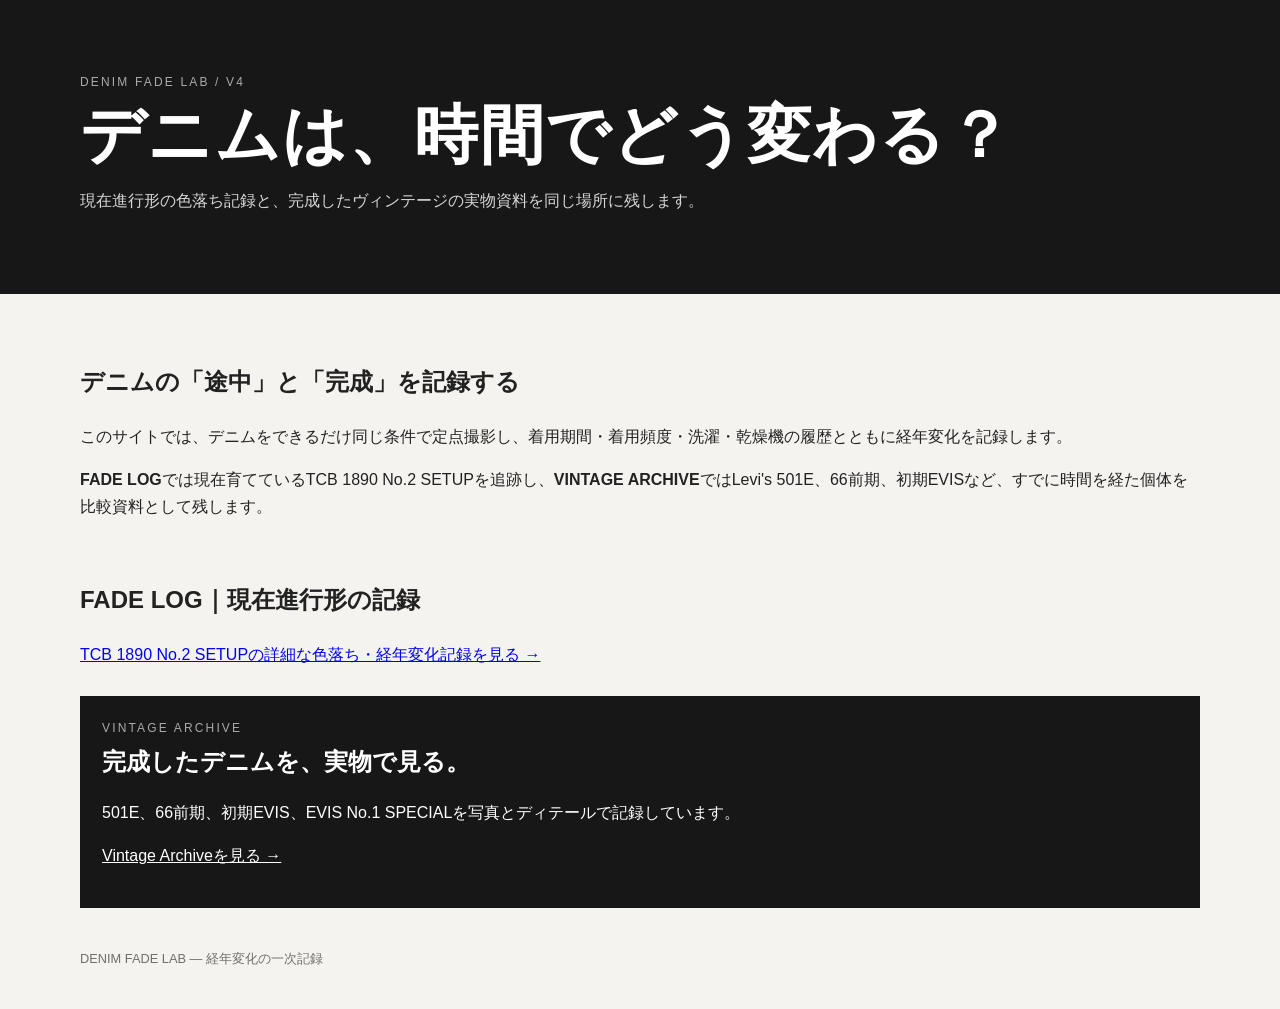
<file: index.html>
<!doctype html>
<html lang="ja">
<head>
  <meta charset="utf-8">
  <meta name="viewport" content="width=device-width, initial-scale=1">
  <title>DENIM FADE LAB｜デニムの色落ち・経年変化記録</title>
  <meta name="description" content="TCB 1890の色落ちを現在進行形で記録し、TCB 1890の色落ち記録と、Levi's 501E、66前期、初期EVISなど完成したデニムを実物写真で比較するDENIM FADE LAB。">
  <link rel="canonical" href="https://denim-fade-lab.com/">
  <meta name="robots" content="index, follow">
  <meta property="og:type" content="website">
  <meta property="og:title" content="DENIM FADE LAB｜デニムの色落ち・経年変化記録">
  <meta property="og:description" content="デニムを育てる記録と、完成したヴィンテージの実物資料。">
  <meta property="og:url" content="https://denim-fade-lab.com/">
  <link rel="stylesheet" href="assets/style.css">
  <style>
    .view-grid{display:grid;grid-template-columns:1fr 1fr;gap:10px}.view-card{min-width:0}.view-label{display:block;font-size:.72rem;letter-spacing:.08em;margin:8px 0 5px;color:#555}
    .archive-link{margin:28px 0 0;padding:22px;background:#171717;color:#fff}.archive-link a{color:#fff;text-decoration:underline}
    .timeline-point a{color:inherit;text-decoration:none}.timeline-point a:hover{text-decoration:underline}
    @media (max-width:700px){.view-grid{grid-template-columns:1fr}}
  </style>
  <script async src="https://www.googletagmanager.com/gtag/js?id=G-2ZJR02YV4G"></script>
  <script>window.dataLayer=window.dataLayer||[];function gtag(){dataLayer.push(arguments)}gtag('js',new Date());gtag('config','G-2ZJR02YV4G');</script>
</head>
<body>
<header class="hero"><div class="wrap">
  <p class="eyebrow">DENIM FADE LAB / V4</p>
  <h1>デニムは、時間でどう変わる？</h1>
  <p>現在進行形の色落ち記録と、完成したヴィンテージの実物資料を同じ場所に残します。</p>
</div></header>
<main class="wrap">
  <section class="intro">
    <h2>デニムの「途中」と「完成」を記録する</h2>
    <p>このサイトでは、デニムをできるだけ同じ条件で定点撮影し、着用期間・着用頻度・洗濯・乾燥機の履歴とともに経年変化を記録します。</p>
    <p><strong>FADE LOG</strong>では現在育てているTCB 1890 No.2 SETUPを追跡し、<strong>VINTAGE ARCHIVE</strong>ではLevi's 501E、66前期、初期EVISなど、すでに時間を経た個体を比較資料として残します。</p>
  </section>
  <section aria-labelledby="record-heading"><h2 id="record-heading">FADE LOG｜現在進行形の記録</h2><p><a href="tcb1890.html">TCB 1890 No.2 SETUPの詳細な色落ち・経年変化記録を見る →</a></p><section id="projects"></section></section>
  <section class="archive-link"><p class="eyebrow">VINTAGE ARCHIVE</p><h2>完成したデニムを、実物で見る。</h2><p>501E、66前期、初期EVIS、EVIS No.1 SPECIALを写真とディテールで記録しています。</p><p><a href="vintage-archive.html">Vintage Archiveを見る →</a></p></section>
</main>
<footer><div class="wrap">DENIM FADE LAB — 経年変化の一次記録</div></footer>
<script>
async function loadData(){const res=await fetch('data/projects.json');const data=await res.json();const root=document.getElementById('projects');data.projects.forEach(project=>{const latest=project.records[project.records.length-1];const items=project.items.map(item=>`<article class="item"><div class="view-grid"><div class="view-card"><span class="view-label">表</span><div class="image-box"><img src="${item.baseline_image}" alt="${project.brand} ${project.model} ${item.type} 表 BASELINE" loading="lazy"></div></div><div class="view-card"><span class="view-label">裏</span><div class="image-box"><img src="${item.back_image}" alt="${project.brand} ${project.model} ${item.type} 裏 BASELINE" loading="lazy"></div></div></div><div class="item-body"><span class="label">${item.type}</span><h3>${project.brand} ${project.model.replace(' No.2 SETUP','')} ${item.type}</h3><p>サイズ：${item.size}</p><p>BASELINE：${project.baseline_date}</p>${item.hem_note?`<p class="small">${item.hem_note}</p>`:''}</div></article>`).join('');root.insertAdjacentHTML('beforeend',`<section class="project"><div class="project-head"><div><p class="eyebrow">${project.brand}</p><h2>${project.model}</h2><p>${project.current_observation}</p></div><div class="stats"><div><b>開始</b><span>${project.start_date}</span></div><div><b>着用</b><span>${project.wear_frequency}</span></div><div><b>洗濯</b><span>Jacket ${project.wash_count_jacket} / Jeans ${project.wash_count_jeans}</span></div><div><b>乾燥機</b><span>${project.dryer_count}回</span></div></div></div><div class="timeline"><div class="timeline-point active"><strong>BASELINE</strong><span>${latest.date}</span><small>Day ${latest.day}</small></div><div class="timeline-point"><a href="tcb1890.html#day30"><strong>DAY 30</strong><span>予定</span></a></div><div class="timeline-point"><strong>DAY 90</strong><span>予定</span></div><div class="timeline-point"><strong>DAY 180</strong><span>予定</span></div><div class="timeline-point"><strong>DAY 365</strong><span>予定</span></div></div><div class="grid">${items}</div><div class="record"><h3>BASELINE記録</h3><dl><dt>観測日</dt><dd>${latest.date}</dd><dt>着用開始</dt><dd>${project.start_date}</dd><dt>推定着用回数</dt><dd>${project.estimated_wears}</dd><dt>洗濯</dt><dd>Jacket ${project.wash_count_jacket}回 / Jeans ${project.wash_count_jeans}回</dd><dt>乾燥機</dt><dd>${project.dryer_count}回</dd><dt>方法</dt><dd>${project.wash_method}</dd></dl><p>${latest.note}</p></div></section>)});}loadData().catch(err=>{document.getElementById('projects').innerHTML='<p>データを読み込めませんでした。</p>';console.error(err)});
</script>
<script src="assets/lightbox.js"></script>
</body>
</html>
</file>
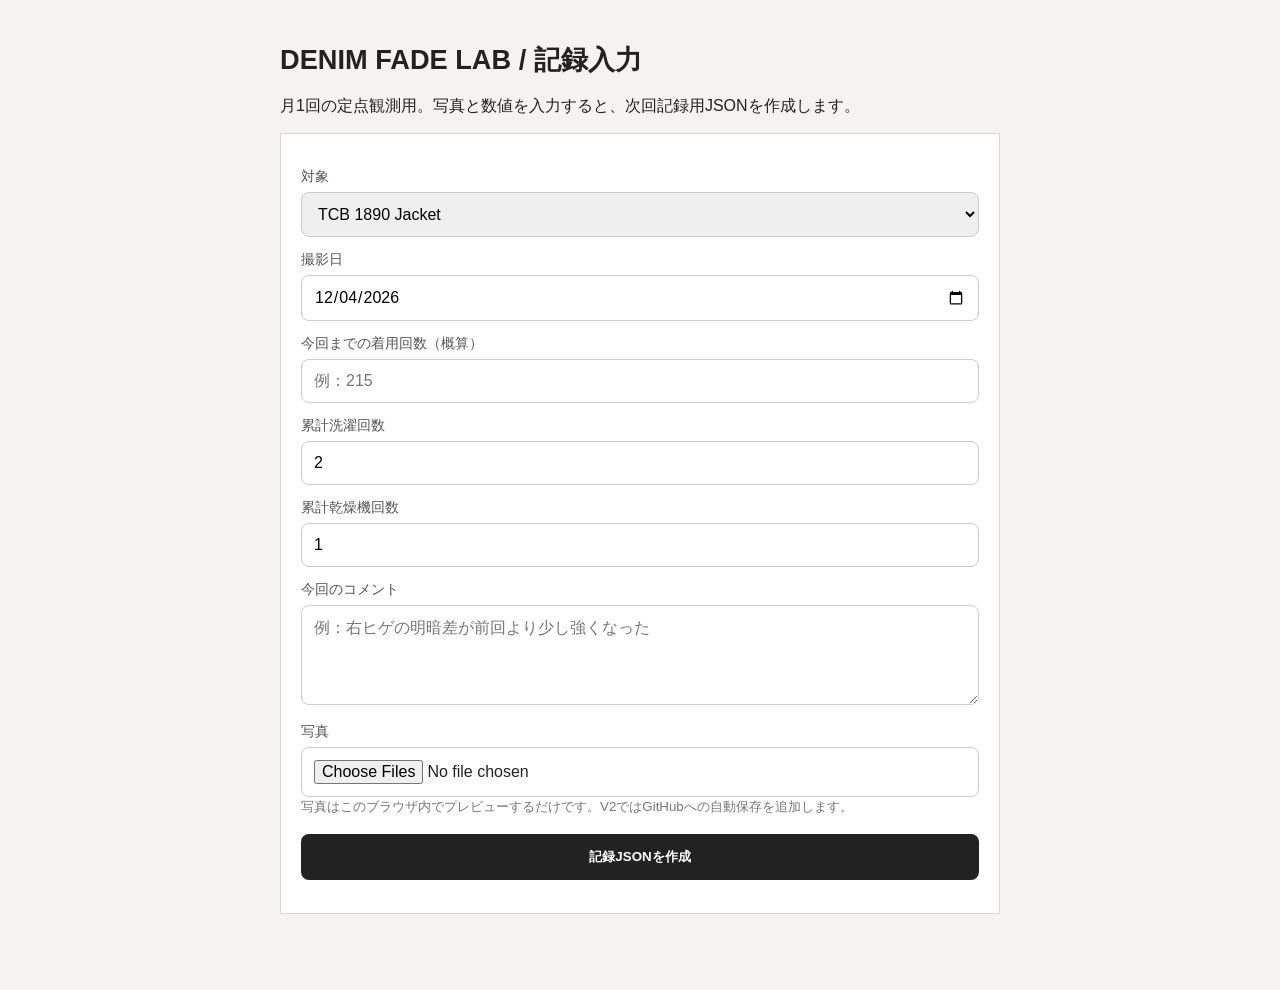
<file: admin.html>
<!doctype html>
<html lang="ja">
<head>
<meta charset="utf-8">
<meta name="viewport" content="width=device-width,initial-scale=1">
<title>DENIM FADE LAB / 記録入力</title>
<style>
body{margin:0;background:#f5f3ef;color:#222;font-family:-apple-system,BlinkMacSystemFont,"Yu Gothic",sans-serif}
main{max-width:720px;margin:auto;padding:24px 16px 60px}
h1{font-size:1.7rem}.card{background:#fff;border:1px solid #ddd8cf;padding:20px;margin:16px 0}
label{display:block;font-size:.85rem;margin:14px 0 6px;color:#555}
input,textarea,select{width:100%;box-sizing:border-box;padding:12px;border:1px solid #ccc;border-radius:8px;font:inherit}
textarea{min-height:100px}
button{width:100%;padding:14px;border:0;border-radius:8px;background:#222;color:#fff;font-weight:700;margin-top:18px}
.preview img{max-width:100%;margin-top:10px;border:1px solid #ddd}
small{color:#777}
</style>
</head>
<body>
<main>
<h1>DENIM FADE LAB / 記録入力</h1>
<p>月1回の定点観測用。写真と数値を入力すると、次回記録用JSONを作成します。</p>

<div class="card">
<label>対象</label>
<select id="item">
<option>TCB 1890 Jacket</option>
<option>TCB 1890 Jeans</option>
</select>

<label>撮影日</label>
<input id="date" type="date">

<label>今回までの着用回数（概算）</label>
<input id="wears" type="number" min="0" placeholder="例：215">

<label>累計洗濯回数</label>
<input id="wash" type="number" min="0" value="2">

<label>累計乾燥機回数</label>
<input id="dryer" type="number" min="0" value="1">

<label>今回のコメント</label>
<textarea id="note" placeholder="例：右ヒゲの明暗差が前回より少し強くなった"></textarea>

<label>写真</label>
<input id="photos" type="file" accept="image/*" multiple>
<small>写真はこのブラウザ内でプレビューするだけです。V2ではGitHubへの自動保存を追加します。</small>

<div class="preview" id="preview"></div>
<button onclick="makeRecord()">記録JSONを作成</button>
<pre id="out" style="white-space:pre-wrap"></pre>
</div>
</main>
<script>
document.getElementById('date').valueAsDate=new Date();
document.getElementById('photos').addEventListener('change',e=>{
 const p=document.getElementById('preview'); p.innerHTML='';
 [...e.target.files].forEach(f=>{
   const img=document.createElement('img'); img.src=URL.createObjectURL(f); p.appendChild(img);
 });
});
function makeRecord(){
 const date=document.getElementById('date').value;
 const start=new Date('2026-08-23T00:00:00');
 const d=new Date(date+'T00:00:00');
 const day=Math.max(0,Math.round((d-start)/86400000));
 const record={
   item:document.getElementById('item').value,
   date, day,
   wears:Number(document.getElementById('wears').value||0),
   wash_count:Number(document.getElementById('wash').value||0),
   dryer_count:Number(document.getElementById('dryer').value||0),
   note:document.getElementById('note').value,
   status:"draft"
 };
 const text=JSON.stringify(record,null,2);
 document.getElementById('out').textContent=text;
 const blob=new Blob([text],{type:'application/json'});
 const a=document.createElement('a'); a.href=URL.createObjectURL(blob);
 a.download=`record_${date}_${day}.json`; a.textContent='JSONを保存';
 document.getElementById('out').appendChild(document.createElement('br'));
 document.getElementById('out').appendChild(a);
}
</script>
</body>
</html>
</file>
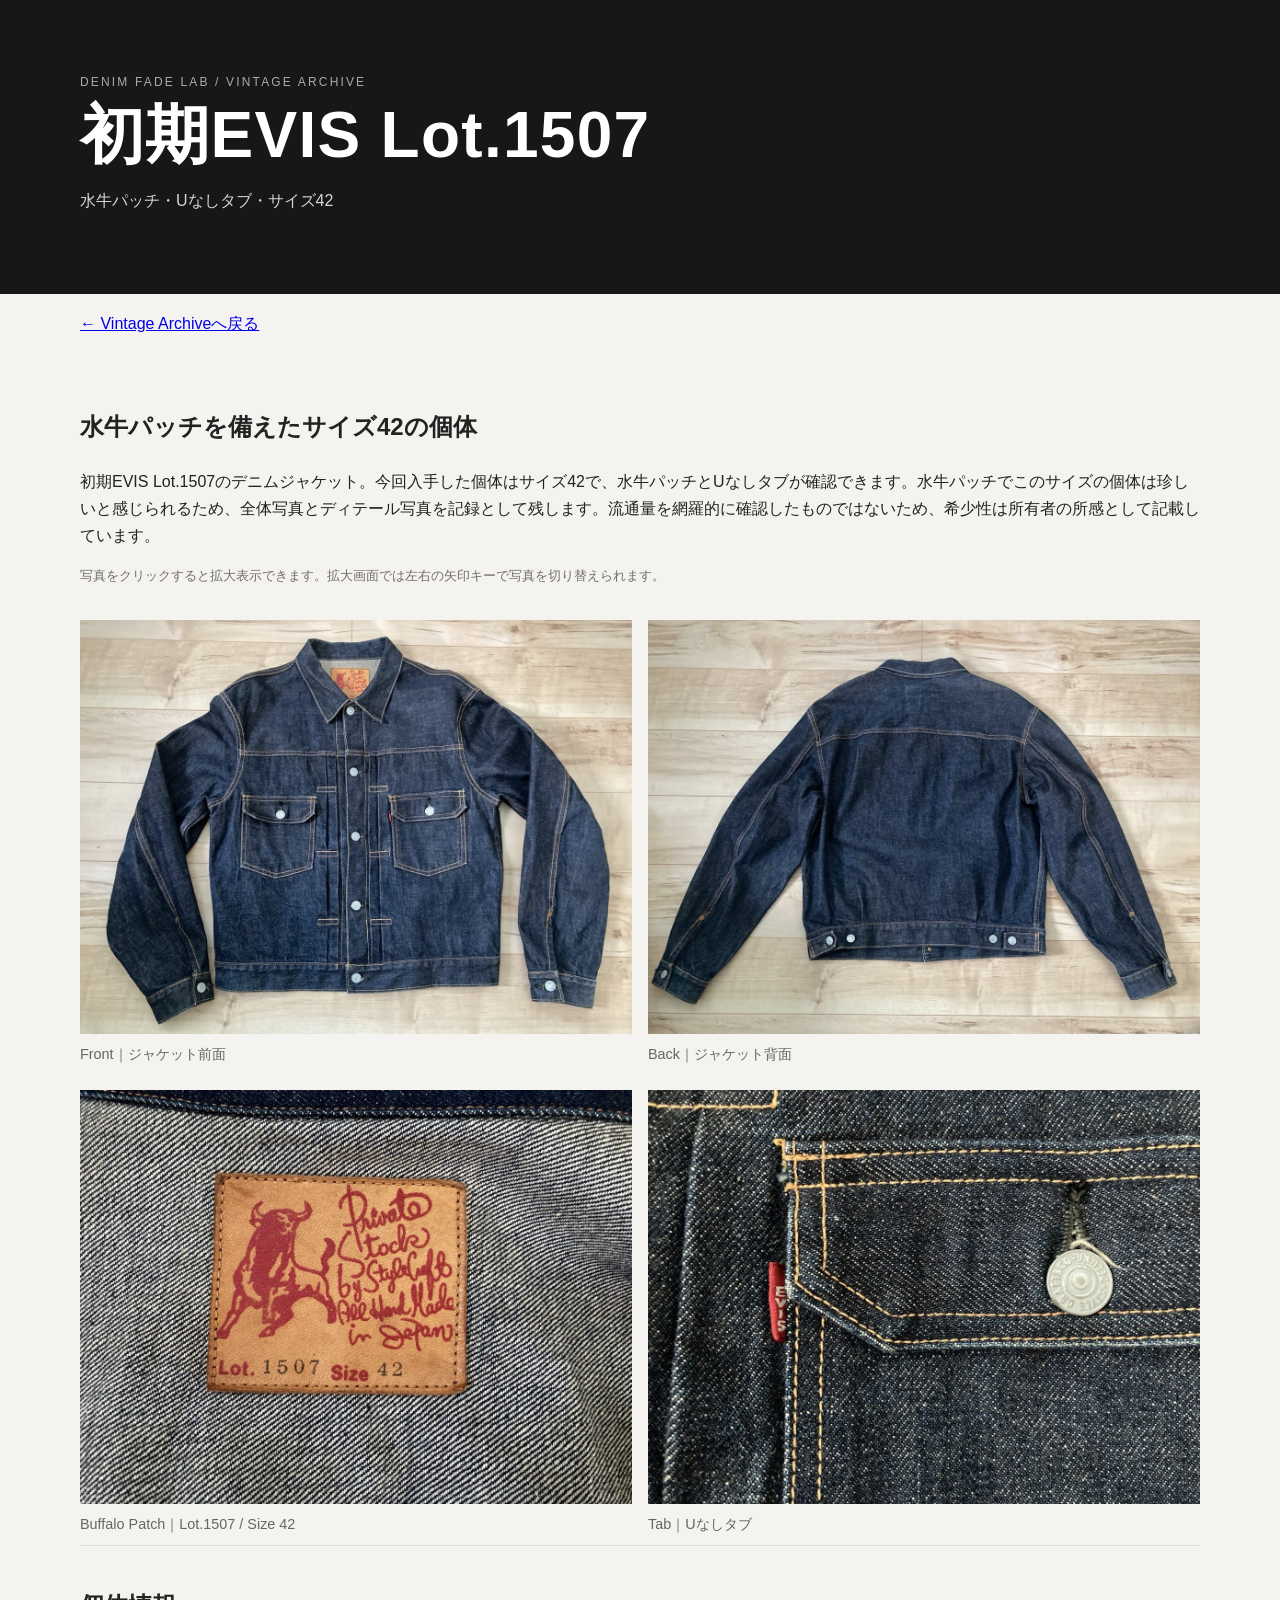
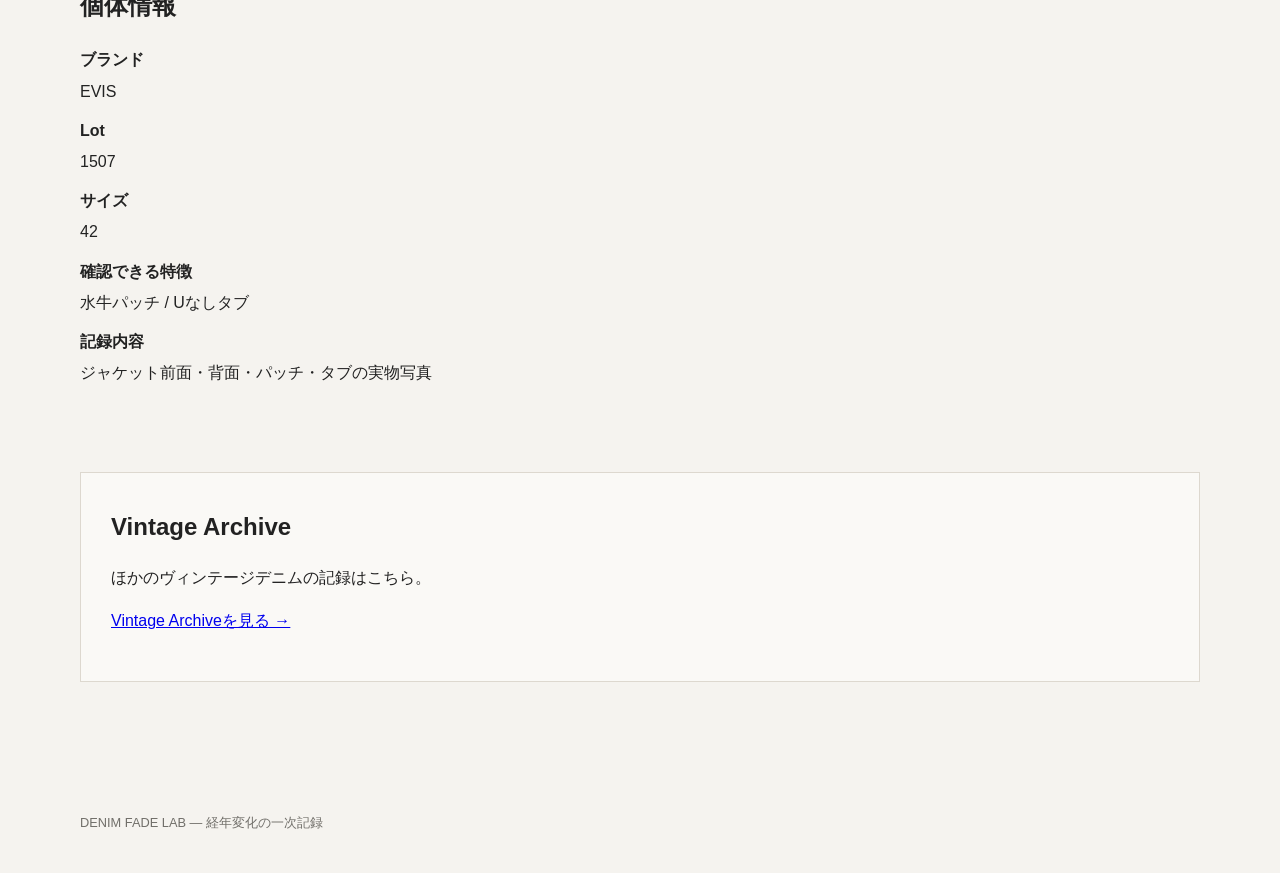
<file: evis-1507.html>
<!doctype html>
<html lang="ja">
<head>
  <meta charset="utf-8">
  <meta name="viewport" content="width=device-width, initial-scale=1">
  <title>初期EVIS Lot.1507 サイズ42｜水牛パッチ・Uなしタブ｜DENIM FADE LAB</title>
  <meta name="description" content="初期EVIS Lot.1507のサイズ42個体を実物写真で記録。水牛パッチ、Uなしタブ、ジャケット前面・背面のディテールを紹介します。">
  <meta name="robots" content="index, follow, max-image-preview:large">
  <link rel="canonical" href="https://denim-fade-lab.com/evis-1507.html">
  <meta property="og:type" content="article">
  <meta property="og:title" content="初期EVIS Lot.1507 サイズ42｜水牛パッチ・Uなしタブ">
  <meta property="og:description" content="水牛パッチとUなしタブを備えた初期EVIS Lot.1507、サイズ42の実物記録。">
  <meta property="og:url" content="https://denim-fade-lab.com/evis-1507.html">
  <link rel="stylesheet" href="assets/style.css">
  <style>.evis1507-grid{display:grid;grid-template-columns:repeat(2,minmax(0,1fr));gap:16px}.evis1507-grid figure{margin:0}.evis1507-grid img{display:block;width:100%;height:auto;cursor:zoom-in}.evis1507-grid figcaption{padding:8px 0;color:#666;font-size:.9rem}.evis1507-info{padding:20px 0;border-top:1px solid #ddd}.evis1507-info dt{font-weight:700;margin-top:12px}.evis1507-info dd{margin:4px 0 0}@media(max-width:650px){.evis1507-grid{grid-template-columns:1fr}}</style>
</head>
<body>
<header class="hero"><div class="wrap"><p class="eyebrow">DENIM FADE LAB / VINTAGE ARCHIVE</p><h1>初期EVIS Lot.1507</h1><p>水牛パッチ・Uなしタブ・サイズ42</p></div></header>
<main class="wrap archive-main">
<p><a href="vintage-archive.html">← Vintage Archiveへ戻る</a></p>
<section class="archive-intro"><h2>水牛パッチを備えたサイズ42の個体</h2><p>初期EVIS Lot.1507のデニムジャケット。今回入手した個体はサイズ42で、水牛パッチとUなしタブが確認できます。水牛パッチでこのサイズの個体は珍しいと感じられるため、全体写真とディテール写真を記録として残します。流通量を網羅的に確認したものではないため、希少性は所有者の所感として記載しています。</p><p class="small">写真をクリックすると拡大表示できます。拡大画面では左右の矢印キーで写真を切り替えられます。</p></section>
<section class="evis1507-grid" aria-label="EVIS Lot.1507 写真">
<figure><img src="assets/images/vintage/evis_1507_front.jpg" alt="初期EVIS Lot.1507 サイズ42 デニムジャケット 前面" loading="lazy"><figcaption>Front｜ジャケット前面</figcaption></figure>
<figure><img src="assets/images/vintage/evis_1507_back.jpg" alt="初期EVIS Lot.1507 サイズ42 デニムジャケット 背面" loading="lazy"><figcaption>Back｜ジャケット背面</figcaption></figure>
<figure><img src="assets/images/vintage/evis_1507_patch.jpg" alt="初期EVIS Lot.1507 水牛パッチ Lot.1507 Size 42" loading="lazy"><figcaption>Buffalo Patch｜Lot.1507 / Size 42</figcaption></figure>
<figure><img src="assets/images/vintage/evis_1507_tab.jpg" alt="初期EVIS Lot.1507 Uなしタブのディテール" loading="lazy"><figcaption>Tab｜Uなしタブ</figcaption></figure>
</section>
<section class="evis1507-info"><h2>個体情報</h2><dl><dt>ブランド</dt><dd>EVIS</dd><dt>Lot</dt><dd>1507</dd><dt>サイズ</dt><dd>42</dd><dt>確認できる特徴</dt><dd>水牛パッチ / Uなしタブ</dd><dt>記録内容</dt><dd>ジャケット前面・背面・パッチ・タブの実物写真</dd></dl></section>
<section class="comparison-note"><h2>Vintage Archive</h2><p>ほかのヴィンテージデニムの記録はこちら。</p><p><a href="vintage-archive.html">Vintage Archiveを見る →</a></p></section>
</main>
<footer><div class="wrap">DENIM FADE LAB — 経年変化の一次記録</div></footer>
<script src="assets/lightbox.js"></script>
</body>
</html>
</file>
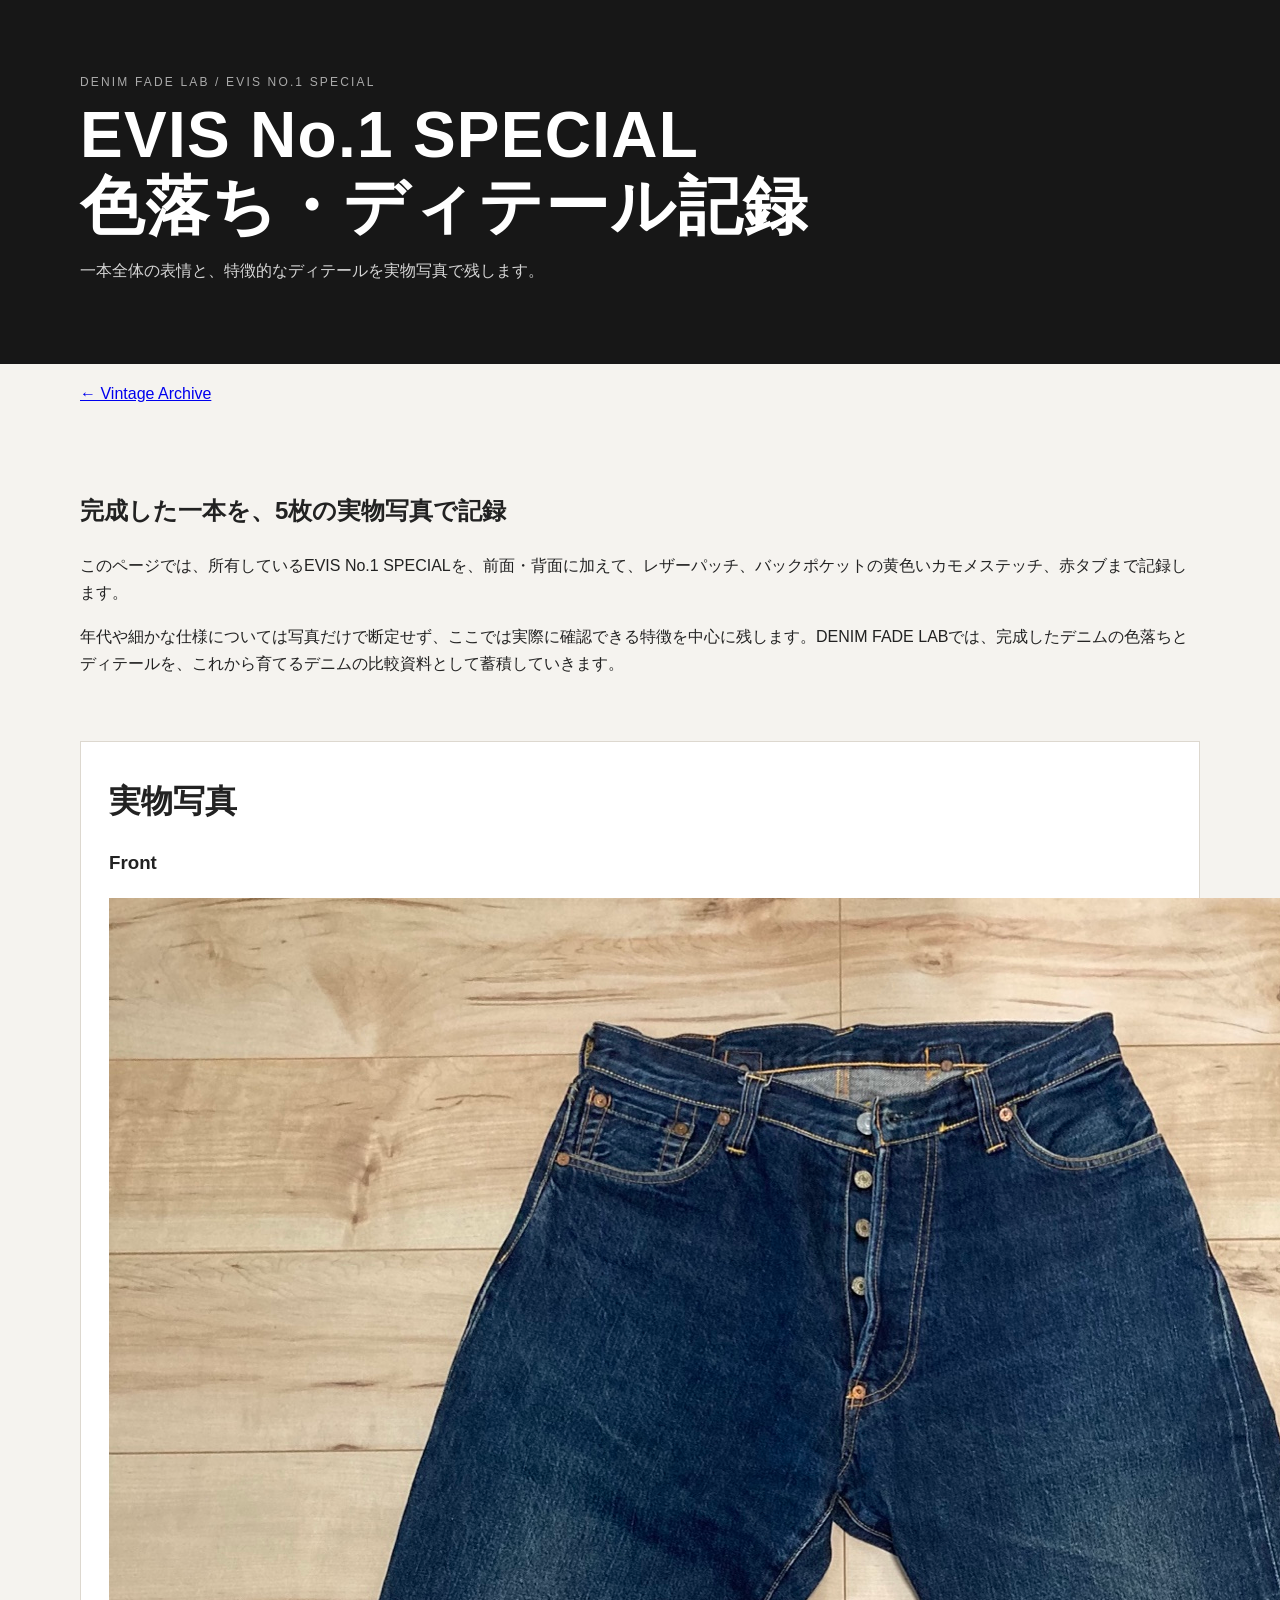
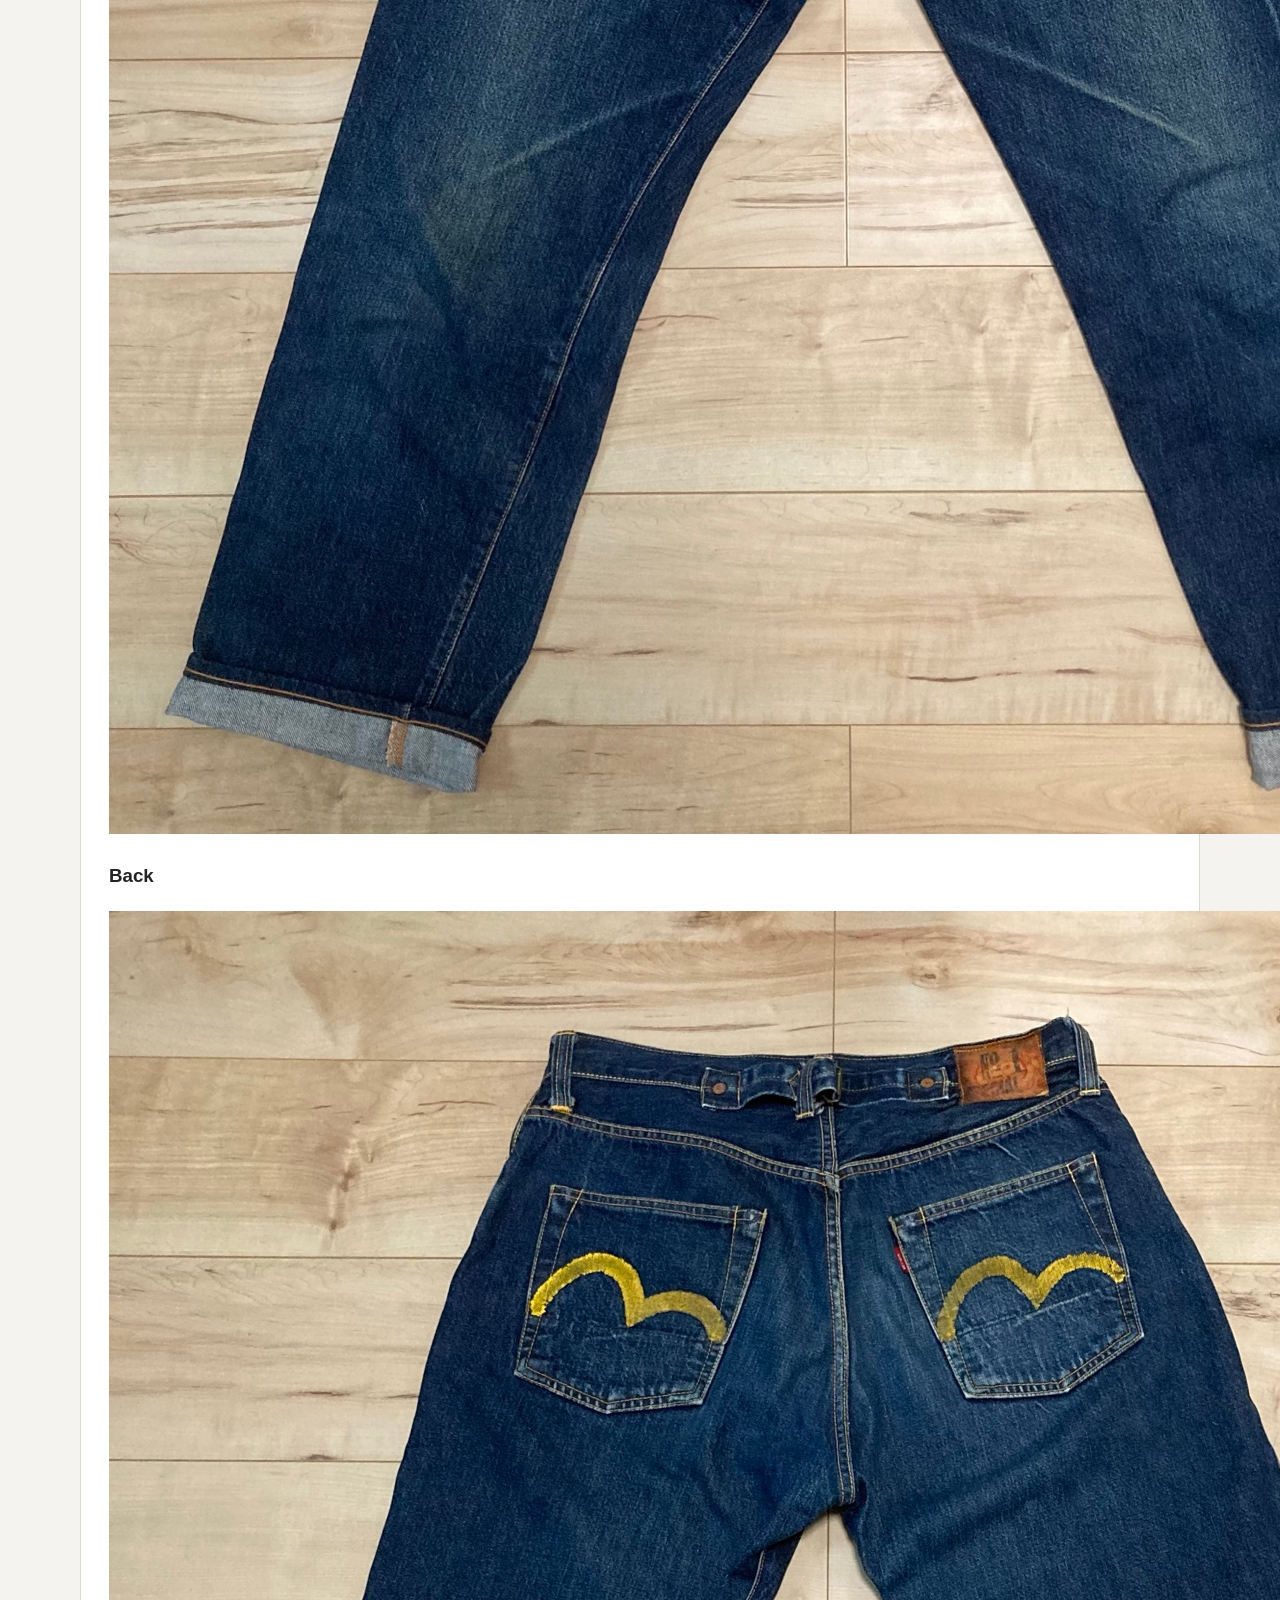
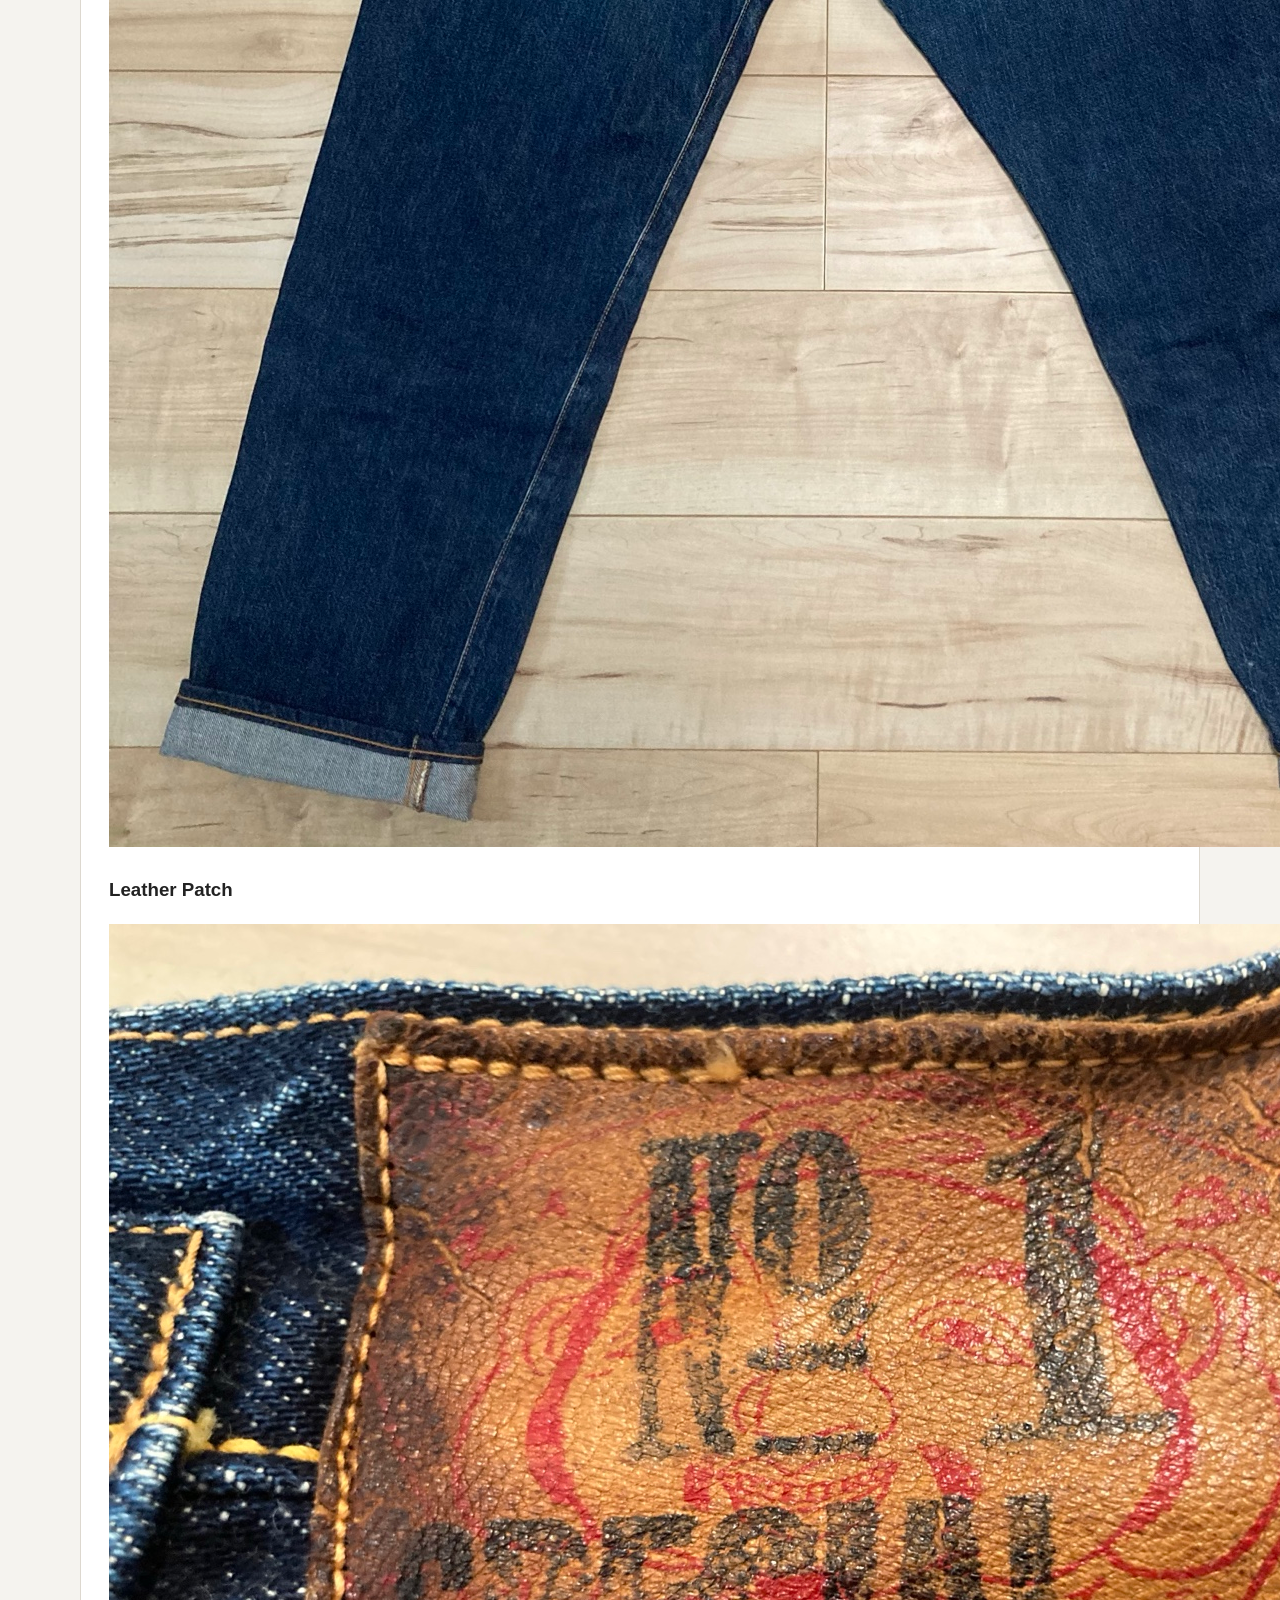
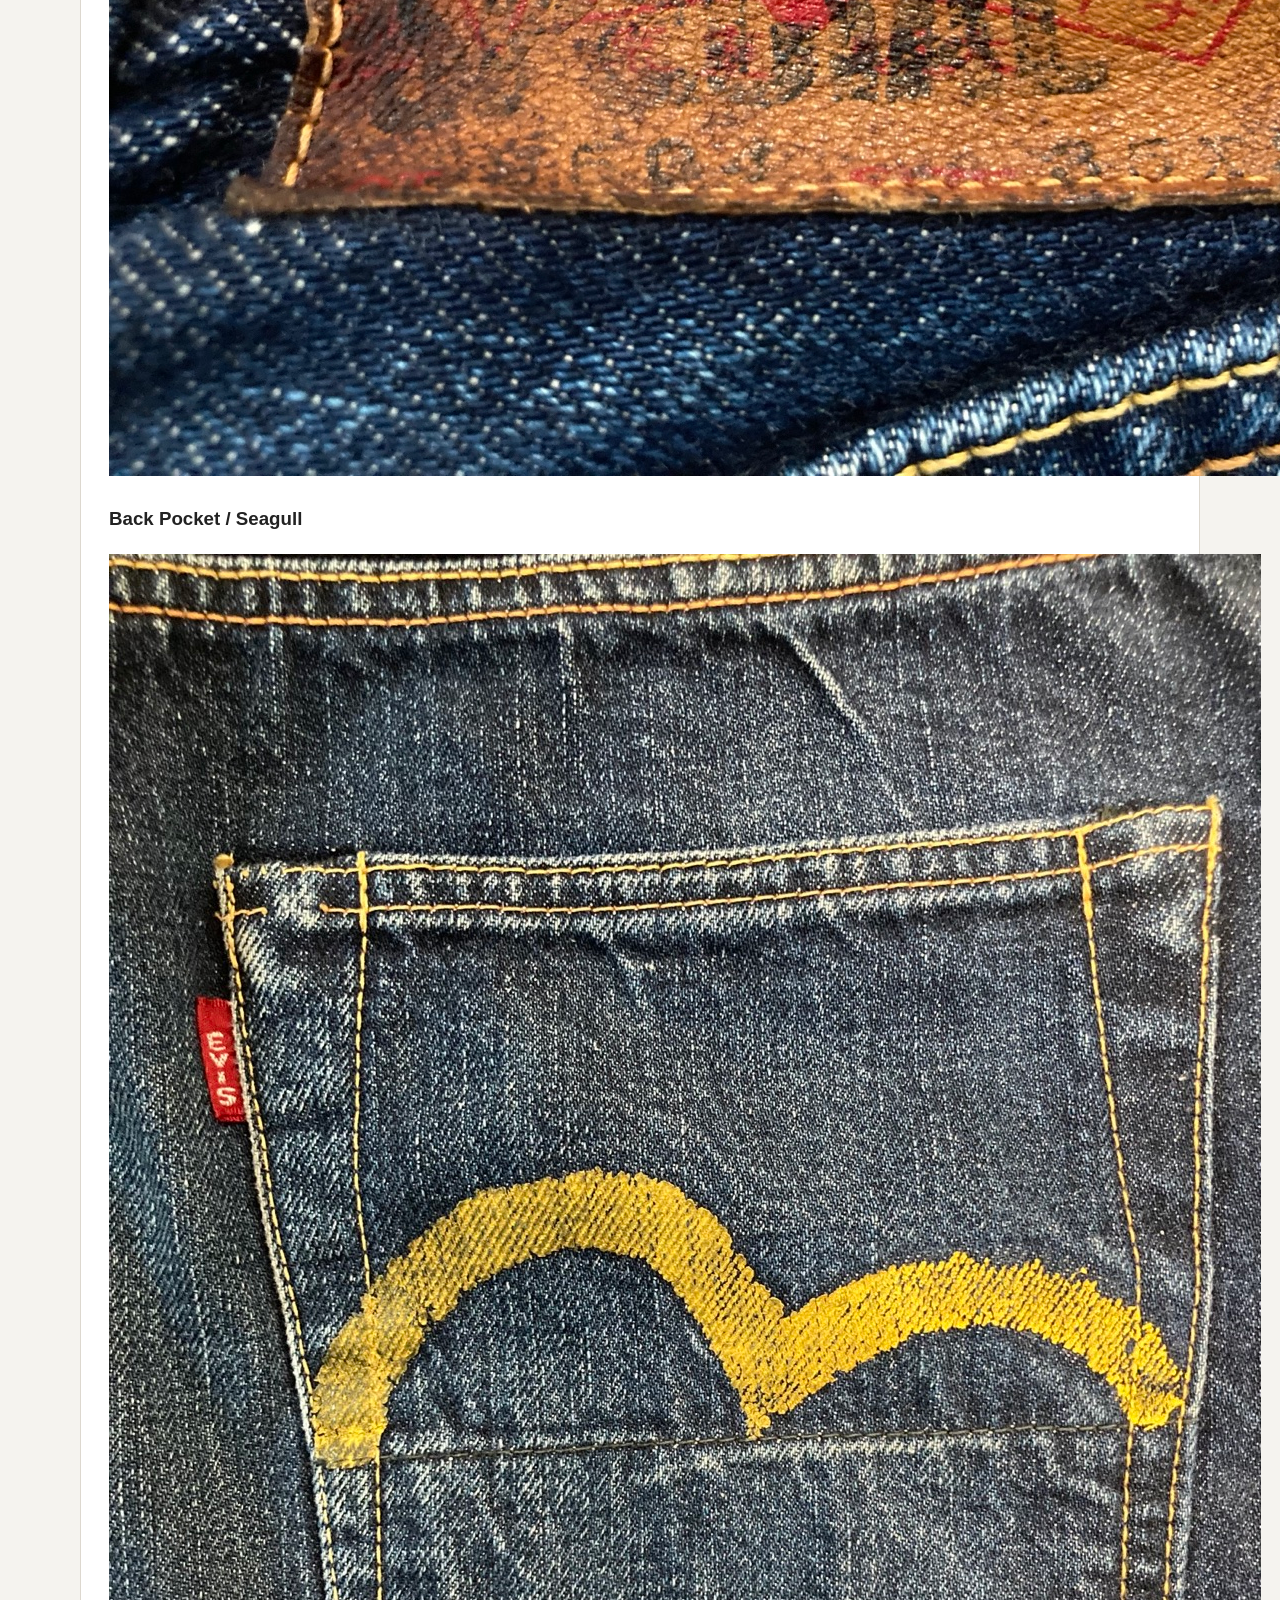
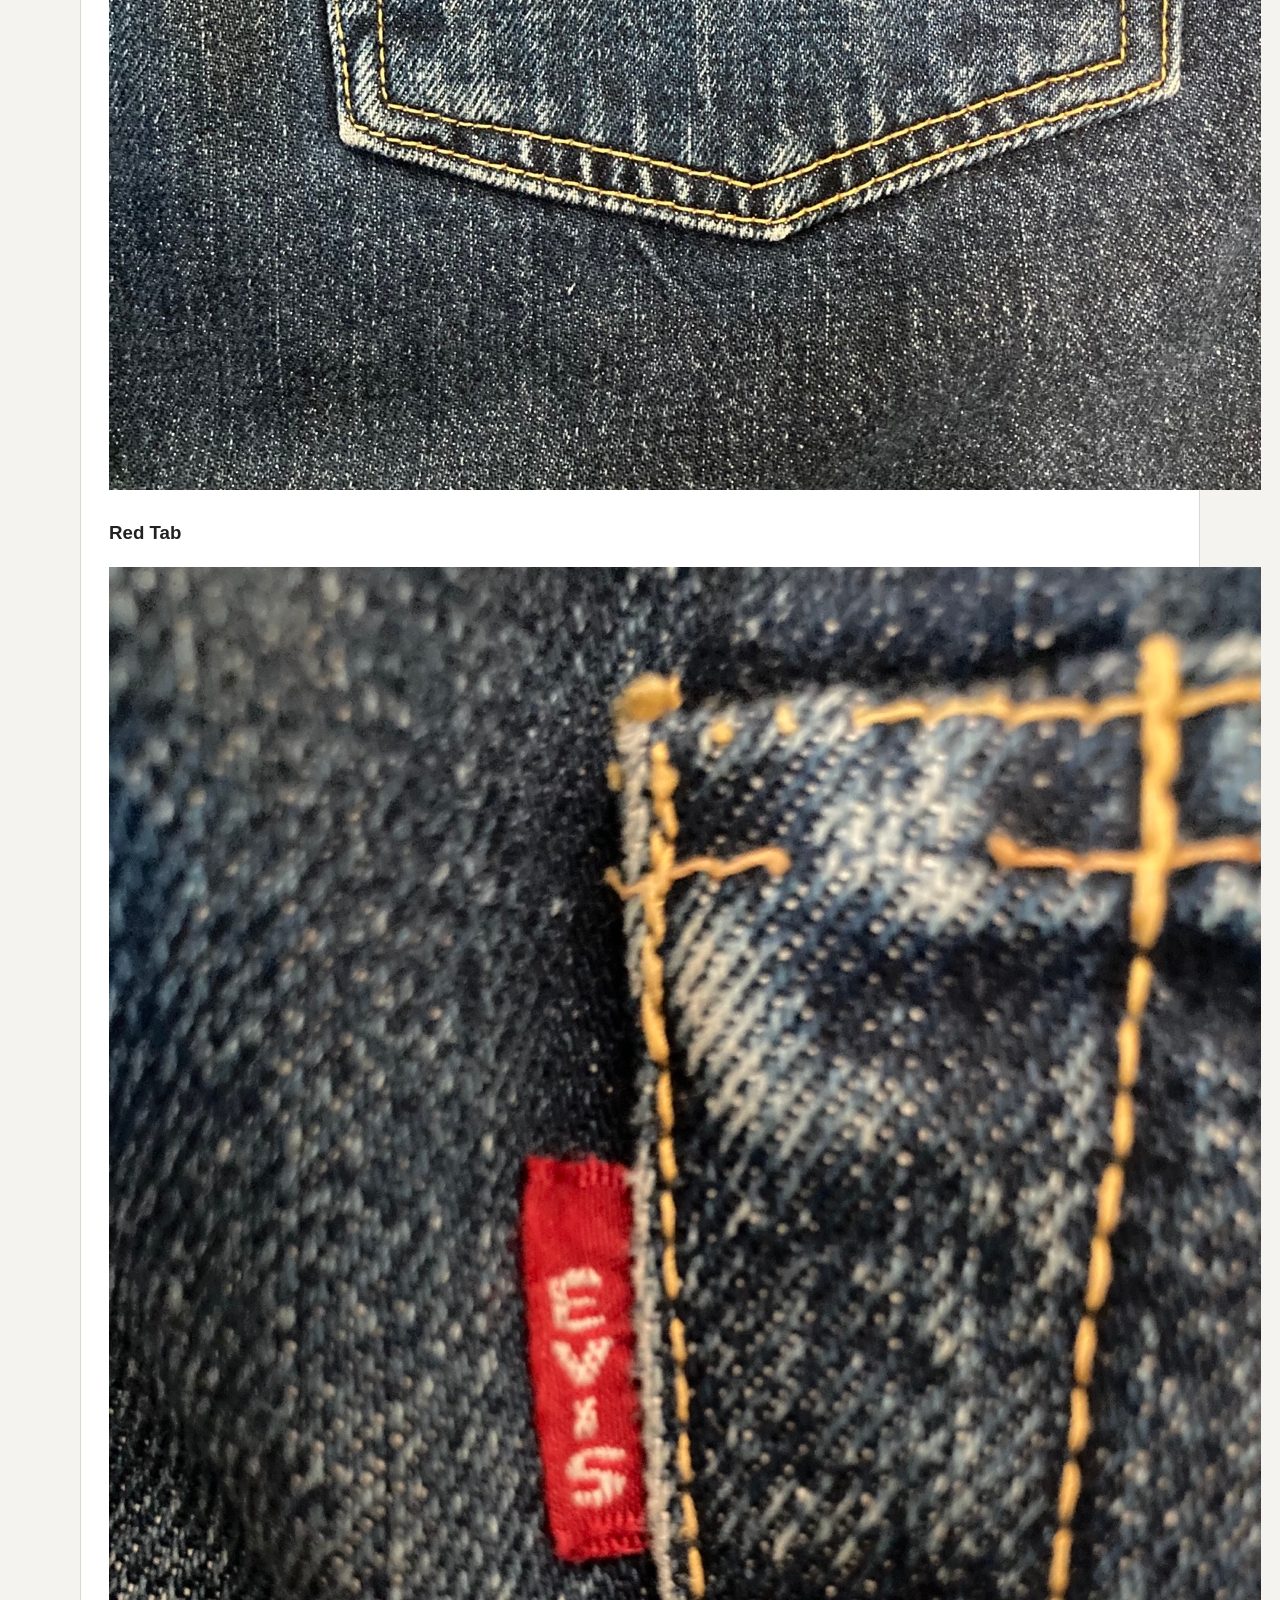
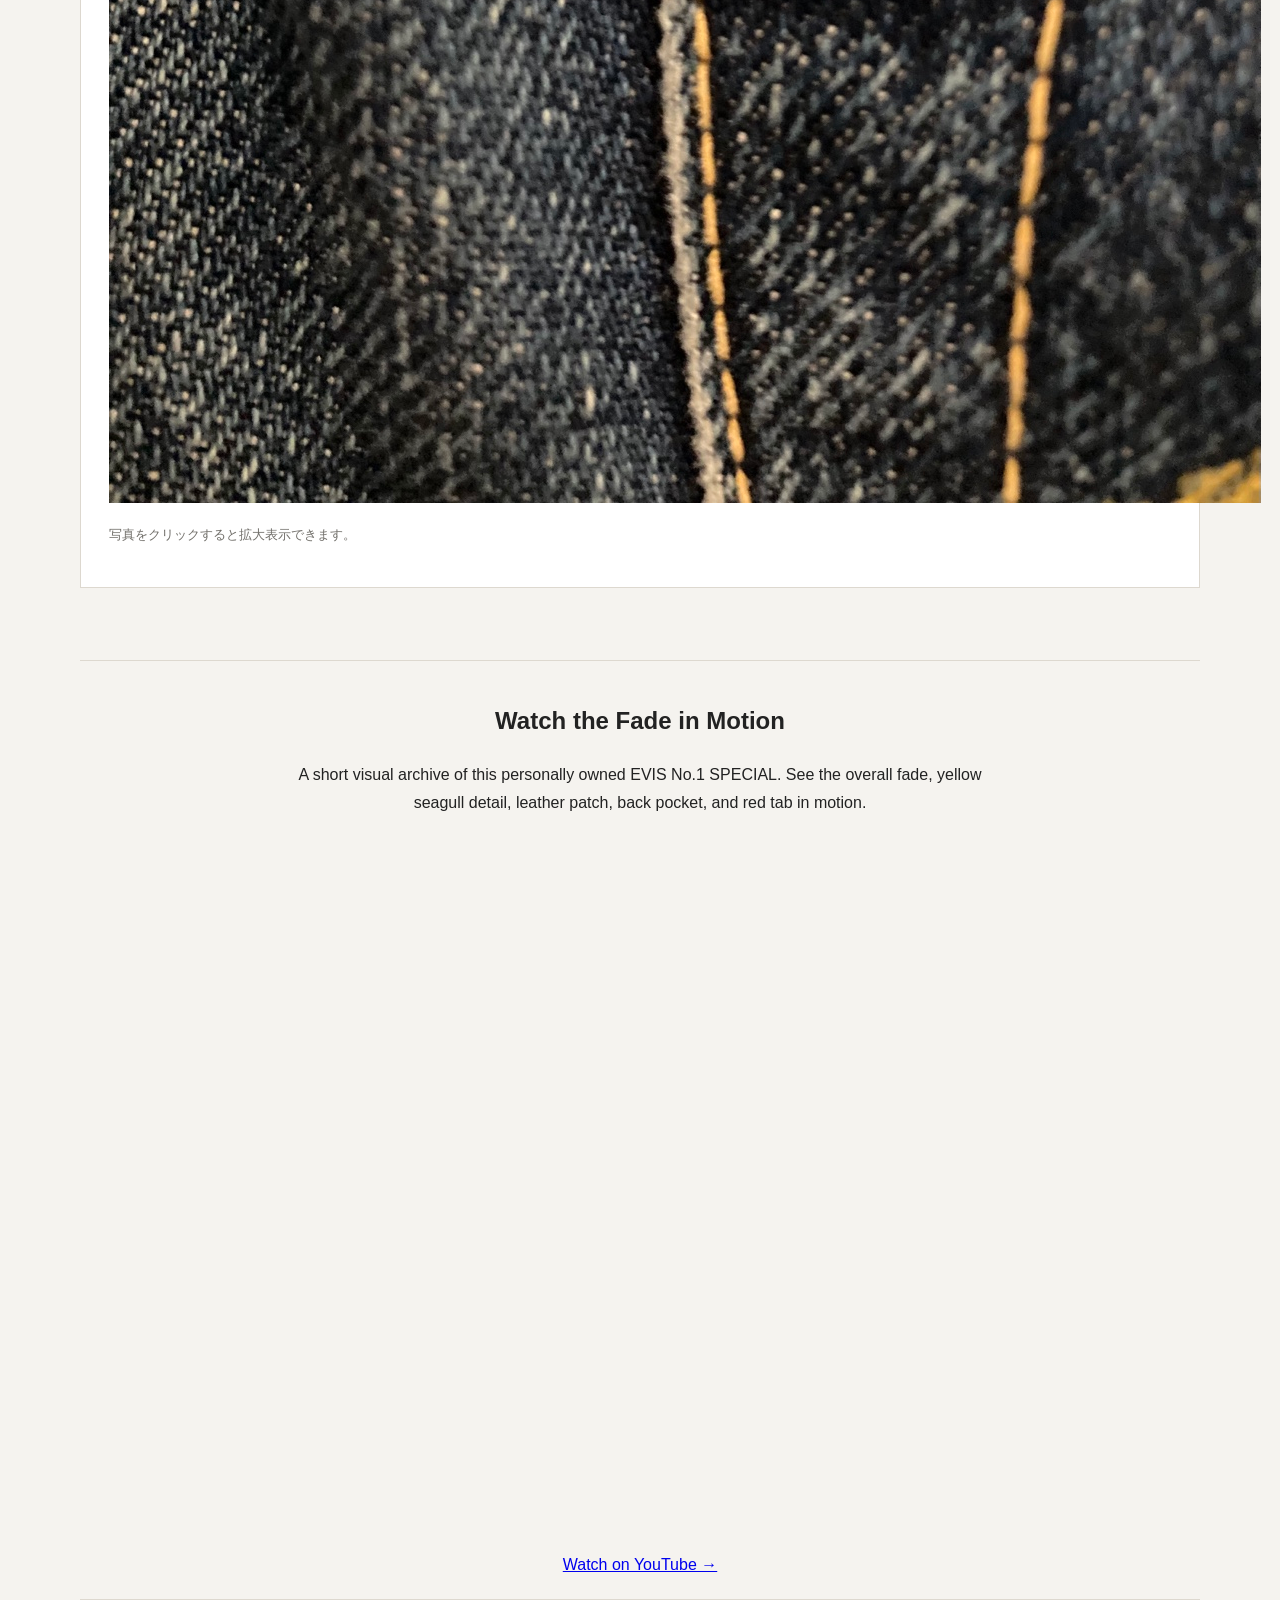
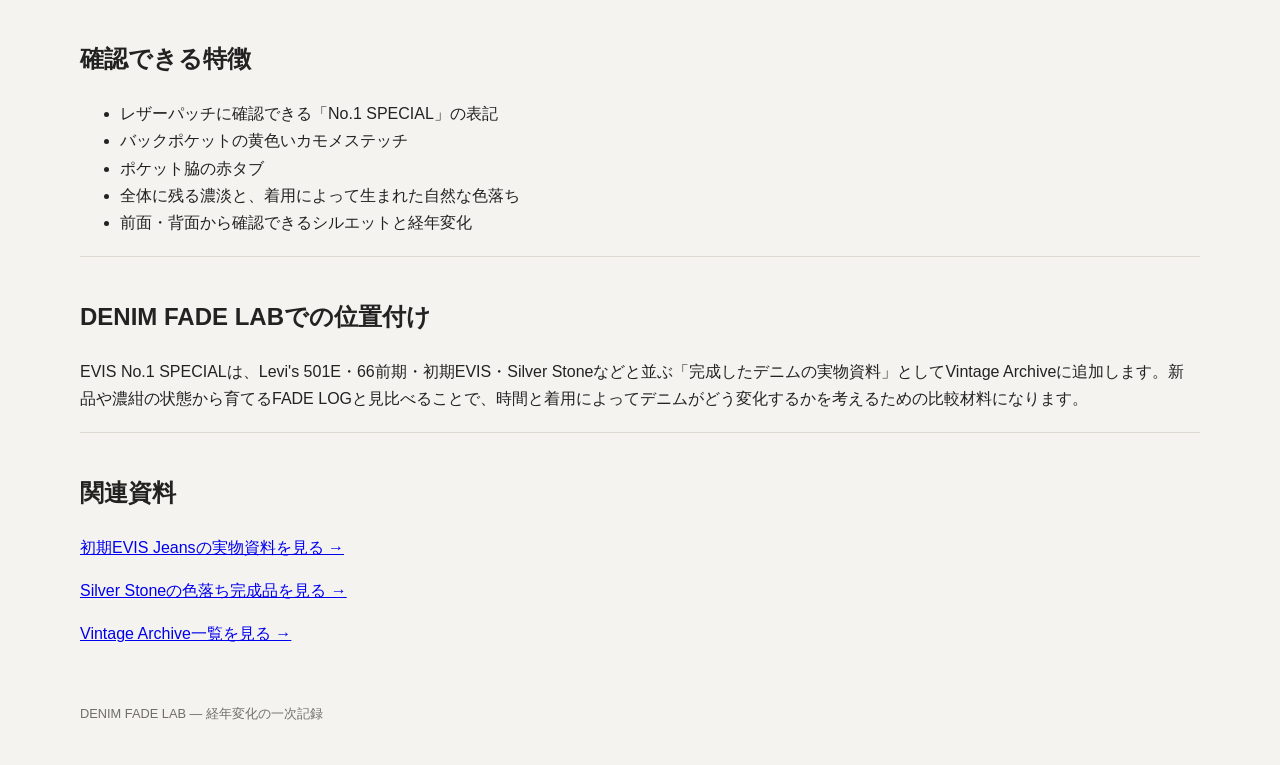
<file: evis-no1.html>
<!doctype html>
<html lang="ja">
<head>
  <meta charset="utf-8">
  <meta name="viewport" content="width=device-width, initial-scale=1">
  <title>EVIS No.1 SPECIALの色落ち・ディテール｜実物写真記録｜DENIM FADE LAB</title>
  <meta name="description" content="所有しているEVIS No.1 SPECIALを、前面・背面・レザーパッチ・黄色いカモメステッチ・赤タブの5枚の実物写真で記録。完成したデニムの色落ちとディテールを比較できるDENIM FADE LABのアーカイブ資料です。">
  <meta name="robots" content="index, follow, max-image-preview:large">
  <link rel="canonical" href="https://denim-fade-lab.com/evis-no1.html">
  <meta property="og:type" content="article">
  <meta property="og:title" content="EVIS No.1 SPECIALの色落ち・ディテール｜実物写真記録">
  <meta property="og:description" content="EVIS No.1 SPECIALを5枚の実物写真で記録。色落ちと特徴的なディテールを観察します。">
  <meta property="og:url" content="https://denim-fade-lab.com/evis-no1.html">
  <meta property="og:image" content="https://denim-fade-lab.com/assets/images/vintage/evis_no1_front.jpg">
  <meta property="og:site_name" content="DENIM FADE LAB">
  <link rel="stylesheet" href="assets/style.css">
  <script type="application/ld+json">
  {
    "@context":"https://schema.org",
    "@type":"Article",
    "headline":"EVIS No.1 SPECIALの色落ち・ディテール｜実物写真記録",
    "description":"所有しているEVIS No.1 SPECIALを実物写真で記録するDENIM FADE LABのアーカイブ記事。",
    "mainEntityOfPage":"https://denim-fade-lab.com/evis-no1.html",
    "image":[
      "https://denim-fade-lab.com/assets/images/vintage/evis_no1_front.jpg",
      "https://denim-fade-lab.com/assets/images/vintage/evis_no1_back.jpg",
      "https://denim-fade-lab.com/assets/images/vintage/evis_no1_patch.jpg",
      "https://denim-fade-lab.com/assets/images/vintage/evis_no1_pocket.jpg",
      "https://denim-fade-lab.com/assets/images/vintage/evis_no1_tab.jpg"
    ]
  }
  </script>
</head>
<body>
<header class="hero">
  <div class="wrap">
    <p class="eyebrow">DENIM FADE LAB / EVIS NO.1 SPECIAL</p>
    <h1>EVIS No.1 SPECIAL<br>色落ち・ディテール記録</h1>
    <p>一本全体の表情と、特徴的なディテールを実物写真で残します。</p>
  </div>
</header>

<main class="wrap">
  <p><a href="vintage-archive.html">← Vintage Archive</a></p>

  <section class="intro">
    <h2>完成した一本を、5枚の実物写真で記録</h2>
    <p>このページでは、所有しているEVIS No.1 SPECIALを、前面・背面に加えて、レザーパッチ、バックポケットの黄色いカモメステッチ、赤タブまで記録します。</p>
    <p>年代や細かな仕様については写真だけで断定せず、ここでは実際に確認できる特徴を中心に残します。DENIM FADE LABでは、完成したデニムの色落ちとディテールを、これから育てるデニムの比較資料として蓄積していきます。</p>
  </section>

  <section class="project">
    <h2>実物写真</h2>
    <div class="detail-grid">
      <article class="detail-card"><h3>Front</h3><img src="assets/images/vintage/evis_no1_front.jpg" alt="EVIS No.1 SPECIAL デニム 色落ち 前面"></article>
      <article class="detail-card"><h3>Back</h3><img src="assets/images/vintage/evis_no1_back.jpg" alt="EVIS No.1 SPECIAL デニム 色落ち 背面"></article>
      <article class="detail-card"><h3>Leather Patch</h3><img src="assets/images/vintage/evis_no1_patch.jpg" alt="EVIS No.1 SPECIAL レザーパッチ"></article>
      <article class="detail-card"><h3>Back Pocket / Seagull</h3><img src="assets/images/vintage/evis_no1_pocket.jpg" alt="EVIS No.1 SPECIAL 黄色いカモメステッチのバックポケット"></article>
      <article class="detail-card"><h3>Red Tab</h3><img src="assets/images/vintage/evis_no1_tab.jpg" alt="EVIS No.1 SPECIAL 赤タブ ディテール"></article>
    </div>
    <p class="small">写真をクリックすると拡大表示できます。</p>
  </section>

  <!-- YouTube Shorts -->
  <section class="record youtube-section">
    <h2>Watch the Fade in Motion</h2>

    <p>
      A short visual archive of this personally owned EVIS No.1 SPECIAL.
      See the overall fade, yellow seagull detail, leather patch, back pocket,
      and red tab in motion.
    </p>

    <div class="youtube-short">
      <iframe
        src="https://www.youtube.com/embed/UdBPJCTgO0c"
        title="EVIS No.1 SPECIAL | Real Worn Japanese Denim | Denim Fade Archive"
        allow="accelerometer; autoplay; clipboard-write; encrypted-media; gyroscope; picture-in-picture; web-share"
        allowfullscreen>
      </iframe>
    </div>

    <p class="youtube-link">
      <a href="https://www.youtube.com/shorts/UdBPJCTgO0c"
         target="_blank"
         rel="noopener noreferrer">
        Watch on YouTube →
      </a>
    </p>
  </section>
  
  <section class="record">
    <h2>確認できる特徴</h2>
    <ul>
      <li>レザーパッチに確認できる「No.1 SPECIAL」の表記</li>
      <li>バックポケットの黄色いカモメステッチ</li>
      <li>ポケット脇の赤タブ</li>
      <li>全体に残る濃淡と、着用によって生まれた自然な色落ち</li>
      <li>前面・背面から確認できるシルエットと経年変化</li>
    </ul>
  </section>

  <section class="record">
    <h2>DENIM FADE LABでの位置付け</h2>
    <p>EVIS No.1 SPECIALは、Levi's 501E・66前期・初期EVIS・Silver Stoneなどと並ぶ「完成したデニムの実物資料」としてVintage Archiveに追加します。新品や濃紺の状態から育てるFADE LOGと見比べることで、時間と着用によってデニムがどう変化するかを考えるための比較材料になります。</p>
  </section>

  <section class="record">
    <h2>関連資料</h2>
    <p><a href="vintage-evis.html">初期EVIS Jeansの実物資料を見る →</a></p>
    <p><a href="silverstone.html">Silver Stoneの色落ち完成品を見る →</a></p>
    <p><a href="vintage-archive.html">Vintage Archive一覧を見る →</a></p>
  </section>
</main>

<footer><div class="wrap">DENIM FADE LAB — 経年変化の一次記録</div></footer>
<script src="assets/lightbox.js"></script>
</body>
</html>
</file>
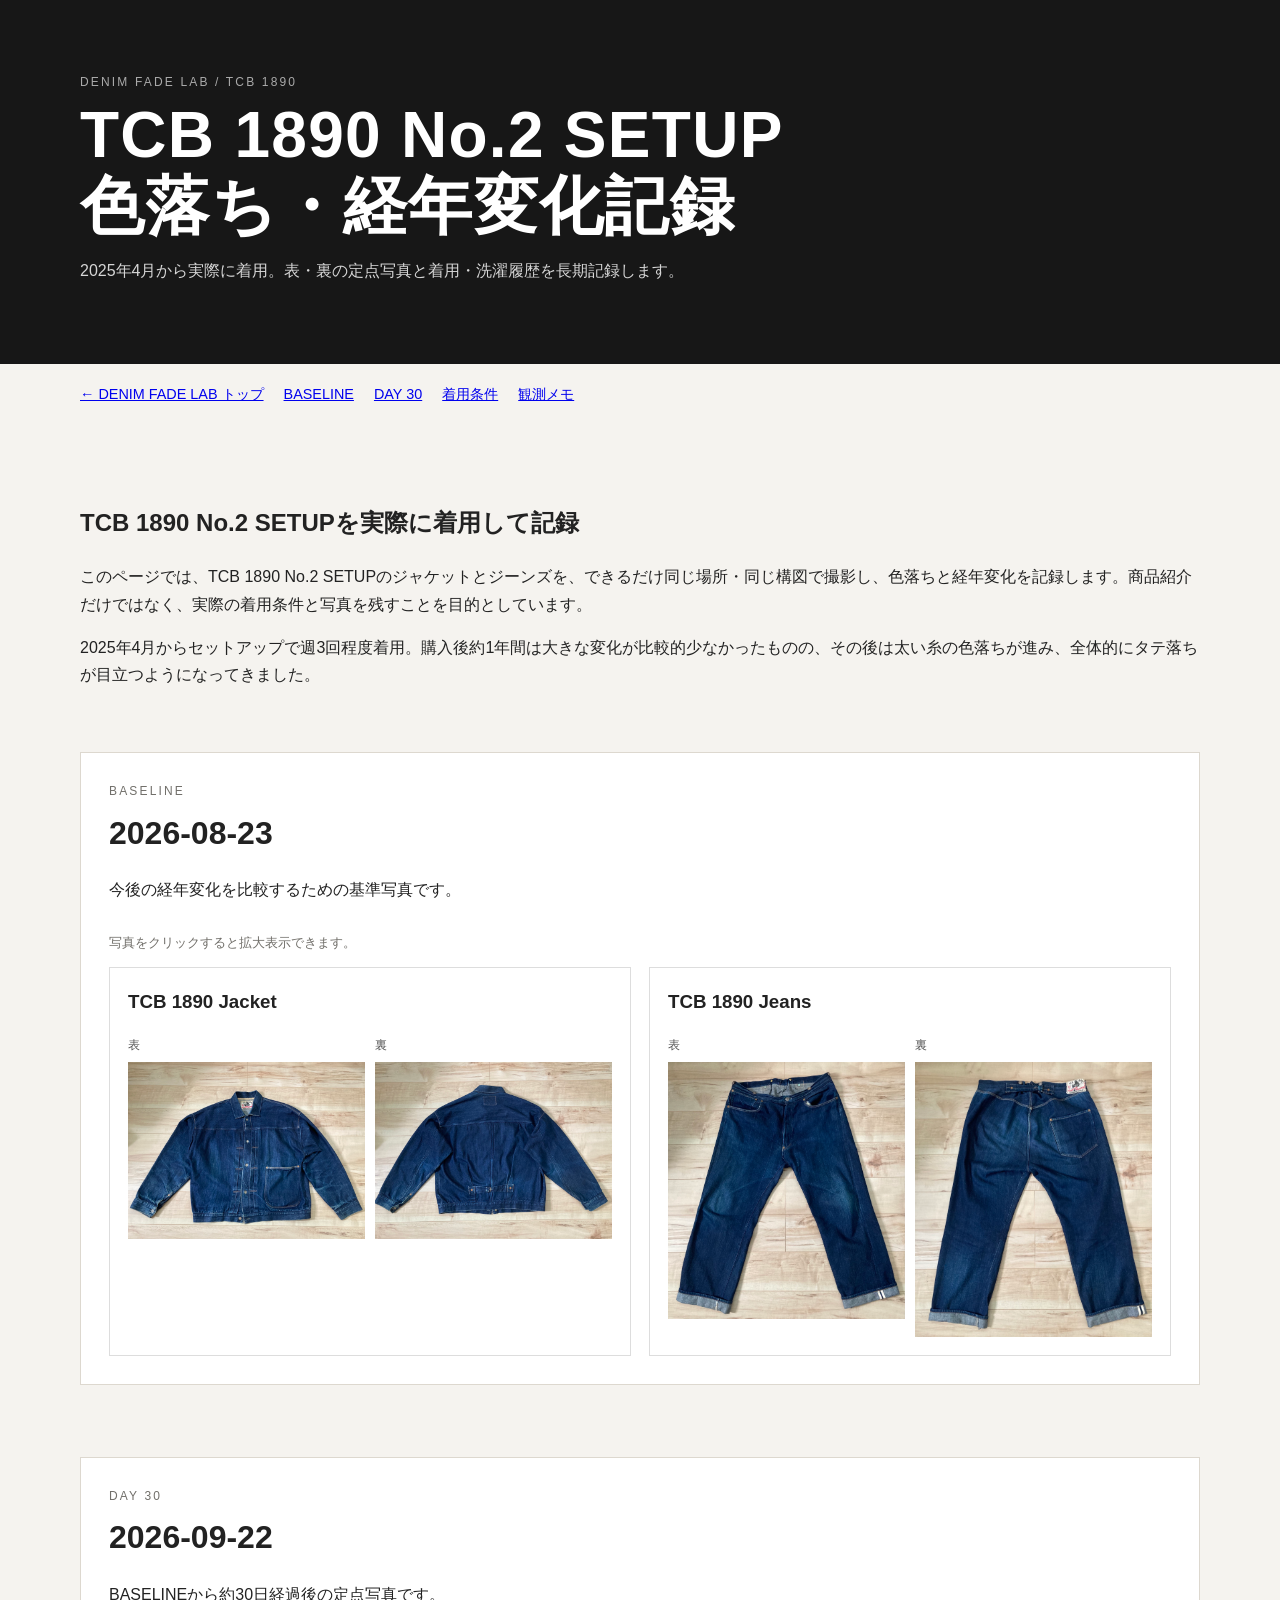
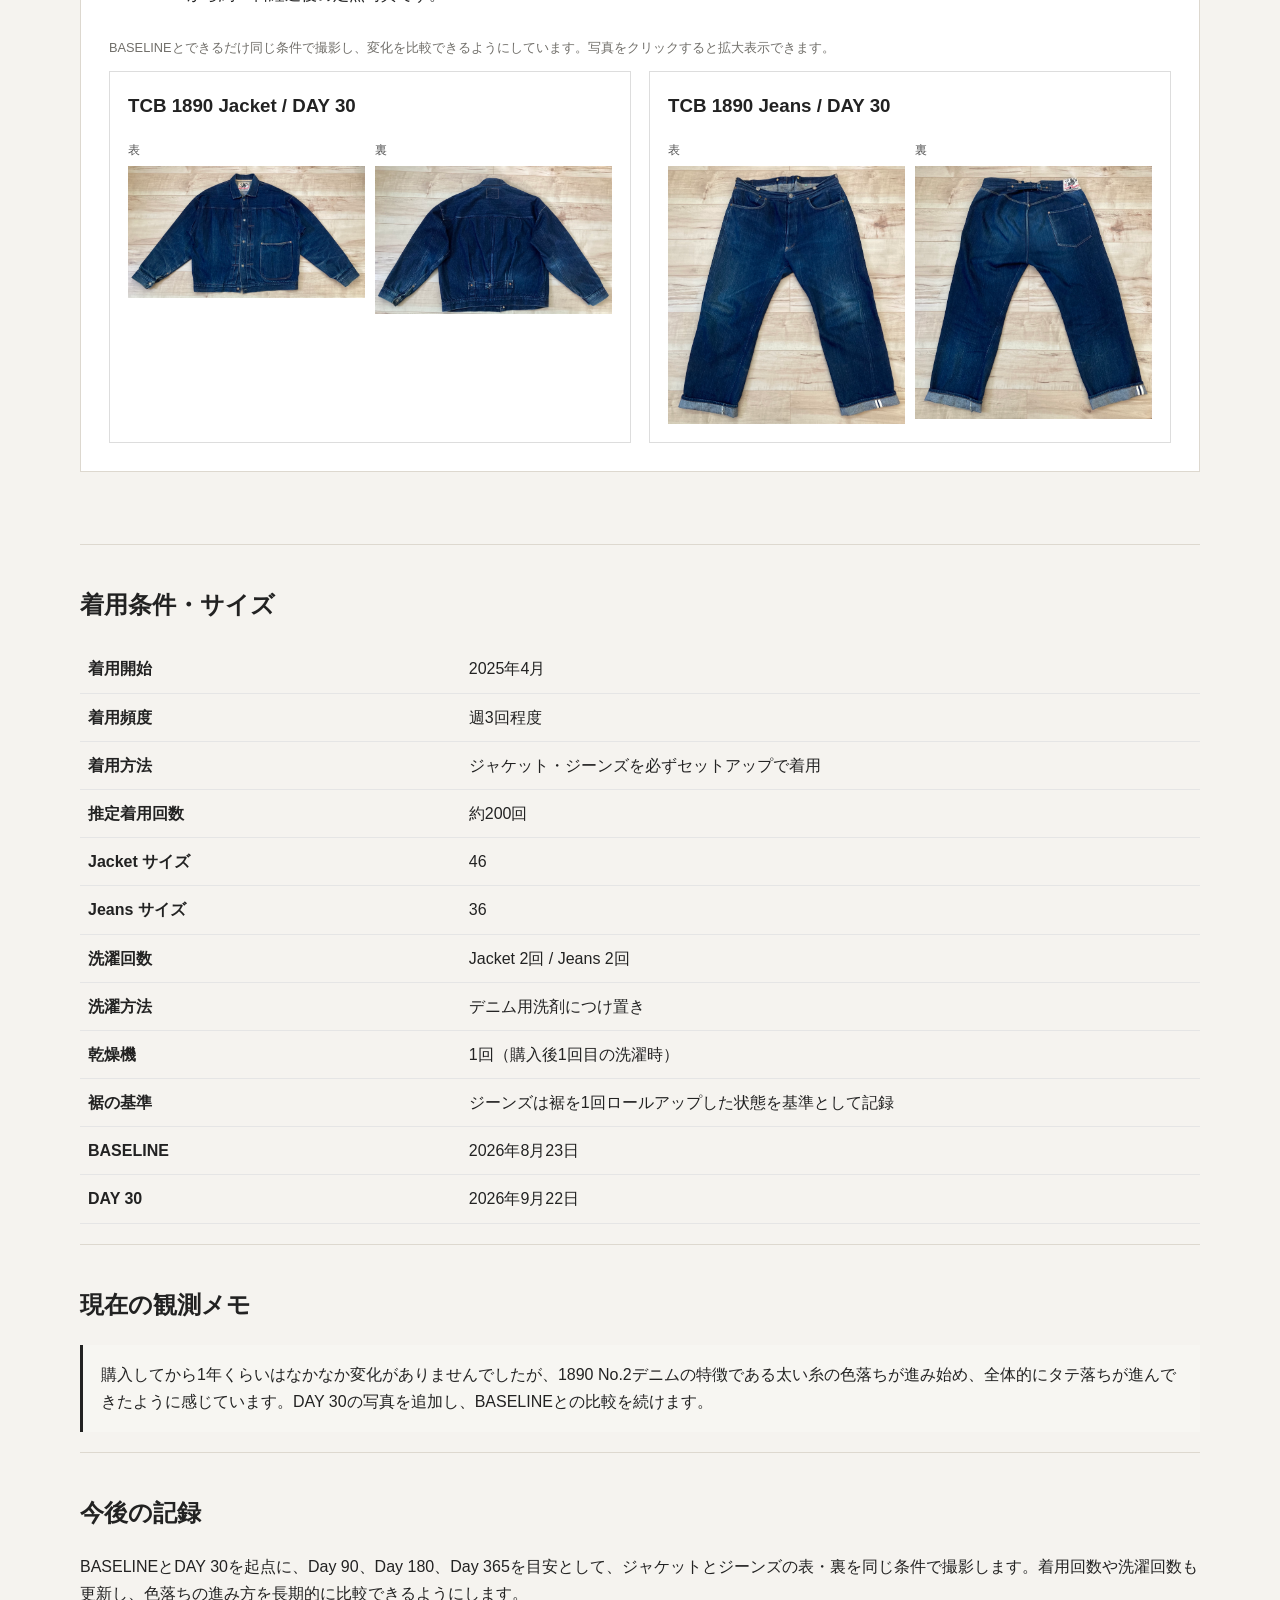
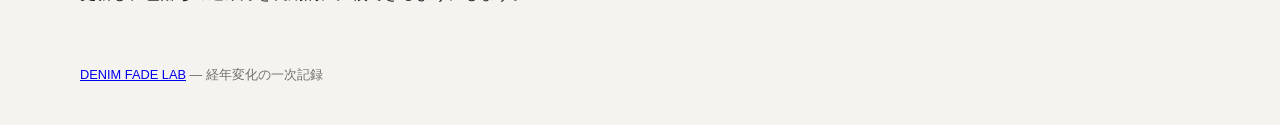
<file: tcb1890.html>
<!doctype html>
<html lang="ja">
<head>
  <meta charset="utf-8">
  <meta name="viewport" content="width=device-width, initial-scale=1">
  <title>TCB 1890 No.2 SETUPの色落ち・経年変化｜実着用記録｜DENIM FADE LAB</title>
  <meta name="description" content="TCB 1890 No.2 SETUPを2025年4月から週3回程度着用。ジャケット46・ジーンズ36、洗濯・乾燥機の履歴とともに、表裏の定点写真と色落ち・タテ落ちの変化を長期記録しています。">
  <link rel="canonical" href="https://bmsa5316-pixel.github.io/denim-fade-lab/tcb1890.html">
  <meta name="robots" content="index, follow">
  <meta property="og:type" content="article">
  <meta property="og:title" content="TCB 1890 No.2 SETUPの色落ち・経年変化｜実着用記録">
  <meta property="og:description" content="TCB 1890 No.2 SETUPを実際に着用し、洗濯・乾燥機の履歴とともに色落ちと経年変化を定点写真で記録。">
  <meta property="og:url" content="https://bmsa5316-pixel.github.io/denim-fade-lab/tcb1890.html">
  <link rel="stylesheet" href="assets/style.css">
  <style>
    .detail-nav{margin:18px 0 28px;font-size:.9rem}
    .detail-nav a{margin-right:16px}
    .detail-grid{display:grid;grid-template-columns:1fr 1fr;gap:18px}
    .detail-card{border:1px solid #ddd;padding:18px;background:#fff}
    .detail-card h3{margin-top:0}
    .spec-table{width:100%;border-collapse:collapse}
    .spec-table th,.spec-table td{padding:10px 8px;border-bottom:1px solid #e5e5e5;text-align:left;vertical-align:top}
    .spec-table th{width:34%;font-weight:600}
    .photo-pair{display:grid;grid-template-columns:1fr 1fr;gap:10px}
    .photo-pair img{width:100%;height:auto;display:block}
    .photo-label{font-size:.72rem;letter-spacing:.08em;color:#555;margin:0 0 6px}
    .note{padding:16px 18px;background:#f7f6f2;border-left:3px solid #222}
    @media (max-width:700px){
      .detail-grid,.photo-pair{grid-template-columns:1fr}
      .spec-table th{width:40%}
    }
  </style>
  <script async src="https://www.googletagmanager.com/gtag/js?id=G-2ZJR02YV4G"></script>
  <script>
    window.dataLayer = window.dataLayer || [];
    function gtag(){dataLayer.push(arguments);}
    gtag('js', new Date());
    gtag('config', 'G-2ZJR02YV4G');
  </script>
</head>
<body>
<header class="hero">
  <div class="wrap">
    <p class="eyebrow">DENIM FADE LAB / TCB 1890</p>
    <h1>TCB 1890 No.2 SETUP<br>色落ち・経年変化記録</h1>
    <p>2025年4月から実際に着用。表・裏の定点写真と着用・洗濯履歴を長期記録します。</p>
  </div>
</header>

<main class="wrap">
  <nav class="detail-nav" aria-label="ページ内ナビゲーション">
    <a href="./">← DENIM FADE LAB トップ</a>
    <a href="#baseline">BASELINE</a>
    <a href="#day30">DAY 30</a>
    <a href="#conditions">着用条件</a>
    <a href="#observation">観測メモ</a>
  </nav>

  <section class="intro">
    <h2>TCB 1890 No.2 SETUPを実際に着用して記録</h2>
    <p>このページでは、TCB 1890 No.2 SETUPのジャケットとジーンズを、できるだけ同じ場所・同じ構図で撮影し、色落ちと経年変化を記録します。商品紹介だけではなく、実際の着用条件と写真を残すことを目的としています。</p>
    <p>2025年4月からセットアップで週3回程度着用。購入後約1年間は大きな変化が比較的少なかったものの、その後は太い糸の色落ちが進み、全体的にタテ落ちが目立つようになってきました。</p>
  </section>

  <section id="baseline" class="project">
    <div class="project-head">
      <div><p class="eyebrow">BASELINE</p><h2>2026-08-23</h2><p>今後の経年変化を比較するための基準写真です。</p></div>
    </div>
    <p class="small">写真をクリックすると拡大表示できます。</p>
    <div class="detail-grid">
      <article class="detail-card">
        <h3>TCB 1890 Jacket</h3>
        <div class="photo-pair">
          <div><p class="photo-label">表</p><img src="assets/images/tcb1890_jacket_baseline.jpg" alt="TCB 1890 Jacket 表 BASELINE"></div>
          <div><p class="photo-label">裏</p><img src="assets/images/tcb1890_jacket_baseline_back.jpg" alt="TCB 1890 Jacket 裏 BASELINE"></div>
        </div>
      </article>
      <article class="detail-card">
        <h3>TCB 1890 Jeans</h3>
        <div class="photo-pair">
          <div><p class="photo-label">表</p><img src="assets/images/tcb1890_jeans_baseline.jpg" alt="TCB 1890 Jeans 表 BASELINE"></div>
          <div><p class="photo-label">裏</p><img src="assets/images/tcb1890_jeans_baseline_back.jpg" alt="TCB 1890 Jeans 裏 BASELINE"></div>
        </div>
      </article>
    </div>
  </section>

  <section id="day30" class="project">
    <div class="project-head">
      <div><p class="eyebrow">DAY 30</p><h2>2026-09-22</h2><p>BASELINEから約30日経過後の定点写真です。</p></div>
    </div>
    <p class="small">BASELINEとできるだけ同じ条件で撮影し、変化を比較できるようにしています。写真をクリックすると拡大表示できます。</p>
    <div class="detail-grid">
      <article class="detail-card">
        <h3>TCB 1890 Jacket / DAY 30</h3>
        <div class="photo-pair">
          <div><p class="photo-label">表</p><img class="zoomable-image" tabindex="0" src="/assets/images/tcb1890_jacket_day30_front.jpg?v=20260922" alt="TCB 1890 Jacket 表 DAY 30 2026-09-22"></div>
          <div><p class="photo-label">裏</p><img class="zoomable-image" tabindex="0" src="/assets/images/tcb1890_jacket_day30_back.jpg?v=20260922" alt="TCB 1890 Jacket 裏 DAY 30 2026-09-22"></div>
        </div>
      </article>
      <article class="detail-card">
        <h3>TCB 1890 Jeans / DAY 30</h3>
        <div class="photo-pair">
          <div><p class="photo-label">表</p><img class="zoomable-image" tabindex="0" src="/assets/images/tcb1890_jeans_day30_front.jpg?v=20260922" alt="TCB 1890 Jeans 表 DAY 30 2026-09-22"></div>
          <div><p class="photo-label">裏</p><img class="zoomable-image" tabindex="0" src="/assets/images/tcb1890_jeans_day30_back.jpg?v=20260922" alt="TCB 1890 Jeans 裏 DAY 30 2026-09-22"></div>
        </div>
      </article>
    </div>
  </section>

  <section id="conditions" class="record">
    <h2>着用条件・サイズ</h2>
    <table class="spec-table">
      <tr><th>着用開始</th><td>2025年4月</td></tr><tr><th>着用頻度</th><td>週3回程度</td></tr><tr><th>着用方法</th><td>ジャケット・ジーンズを必ずセットアップで着用</td></tr><tr><th>推定着用回数</th><td>約200回</td></tr><tr><th>Jacket サイズ</th><td>46</td></tr><tr><th>Jeans サイズ</th><td>36</td></tr><tr><th>洗濯回数</th><td>Jacket 2回 / Jeans 2回</td></tr><tr><th>洗濯方法</th><td>デニム用洗剤につけ置き</td></tr><tr><th>乾燥機</th><td>1回（購入後1回目の洗濯時）</td></tr><tr><th>裾の基準</th><td>ジーンズは裾を1回ロールアップした状態を基準として記録</td></tr><tr><th>BASELINE</th><td>2026年8月23日</td></tr><tr><th>DAY 30</th><td>2026年9月22日</td></tr>
    </table>
  </section>

  <section id="observation" class="record"><h2>現在の観測メモ</h2><div class="note">購入してから1年くらいはなかなか変化がありませんでしたが、1890 No.2デニムの特徴である太い糸の色落ちが進み始め、全体的にタテ落ちが進んできたように感じています。DAY 30の写真を追加し、BASELINEとの比較を続けます。</div></section>
  <section class="record"><h2>今後の記録</h2><p>BASELINEとDAY 30を起点に、Day 90、Day 180、Day 365を目安として、ジャケットとジーンズの表・裏を同じ条件で撮影します。着用回数や洗濯回数も更新し、色落ちの進み方を長期的に比較できるようにします。</p></section>
</main>
<footer><div class="wrap"><a href="./">DENIM FADE LAB</a> — 経年変化の一次記録</div></footer>
<script src="assets/lightbox.js"></script>
</body>
</html>
</file>
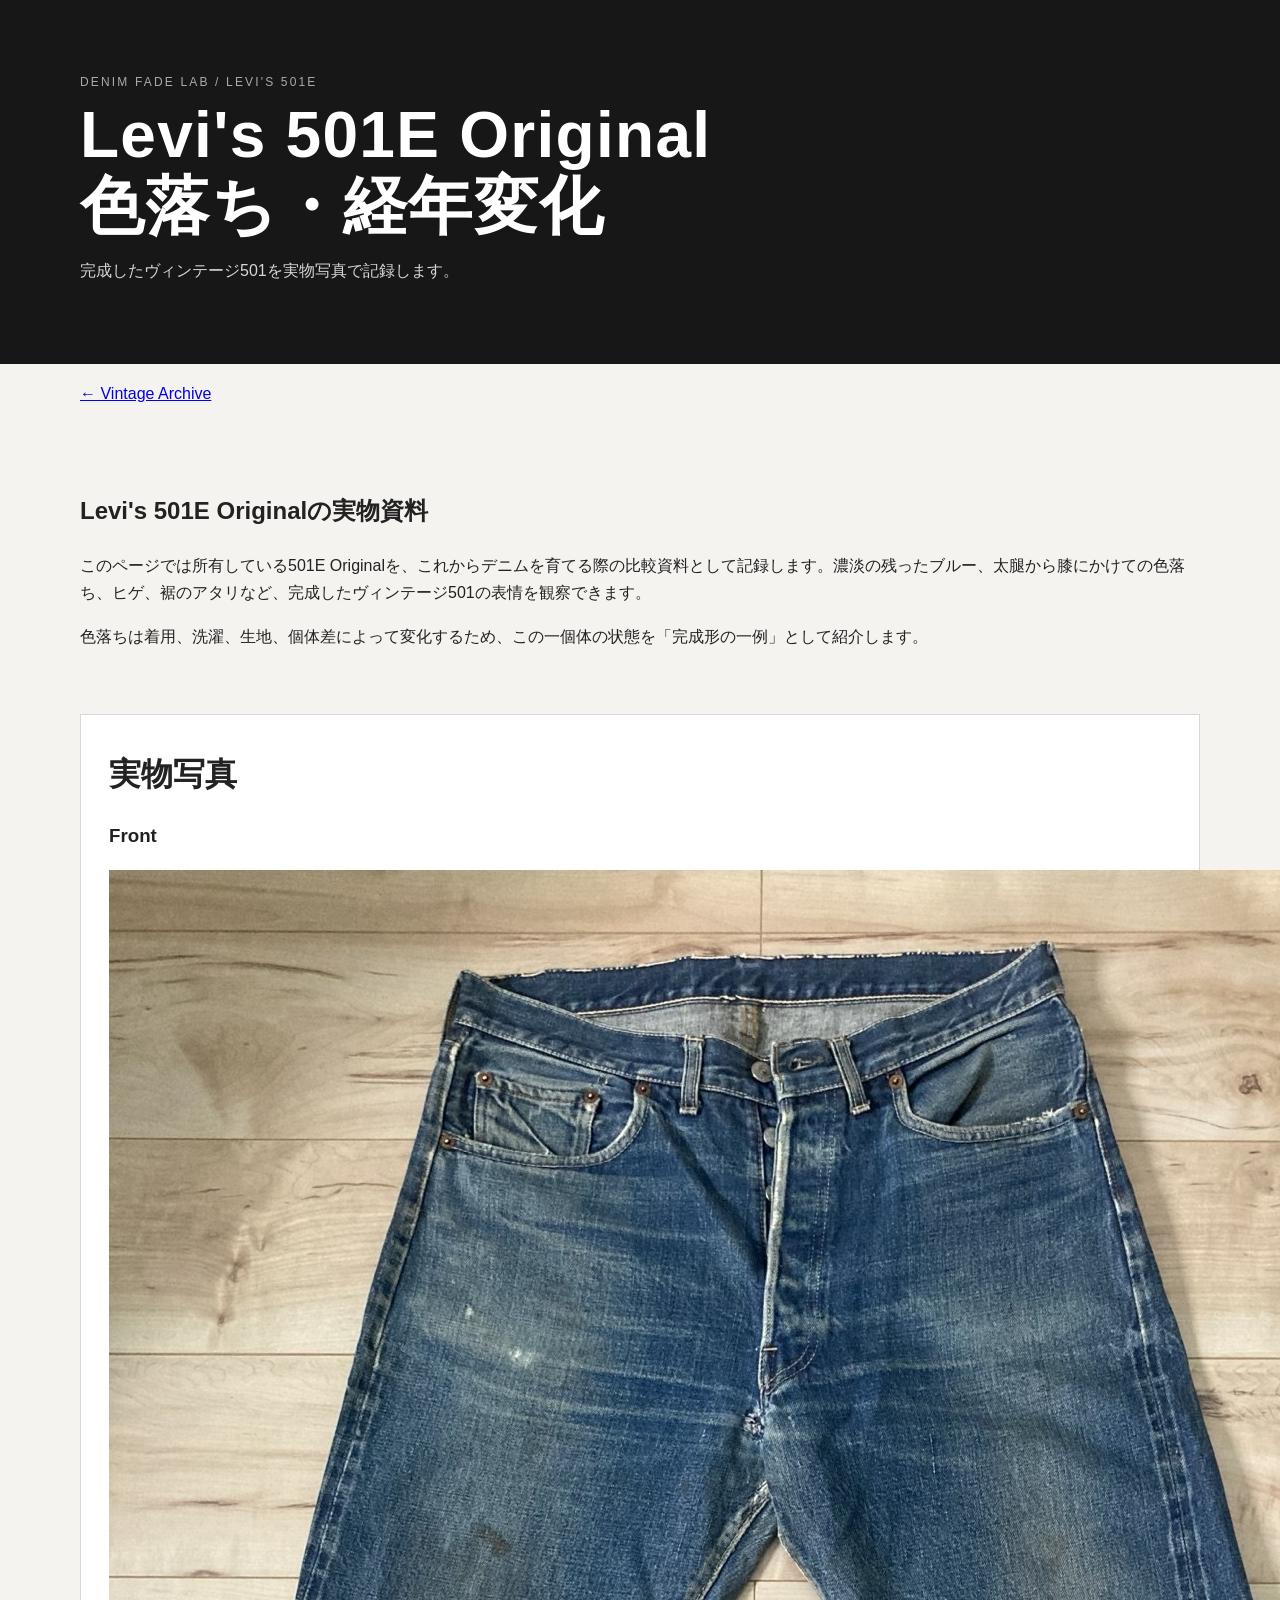
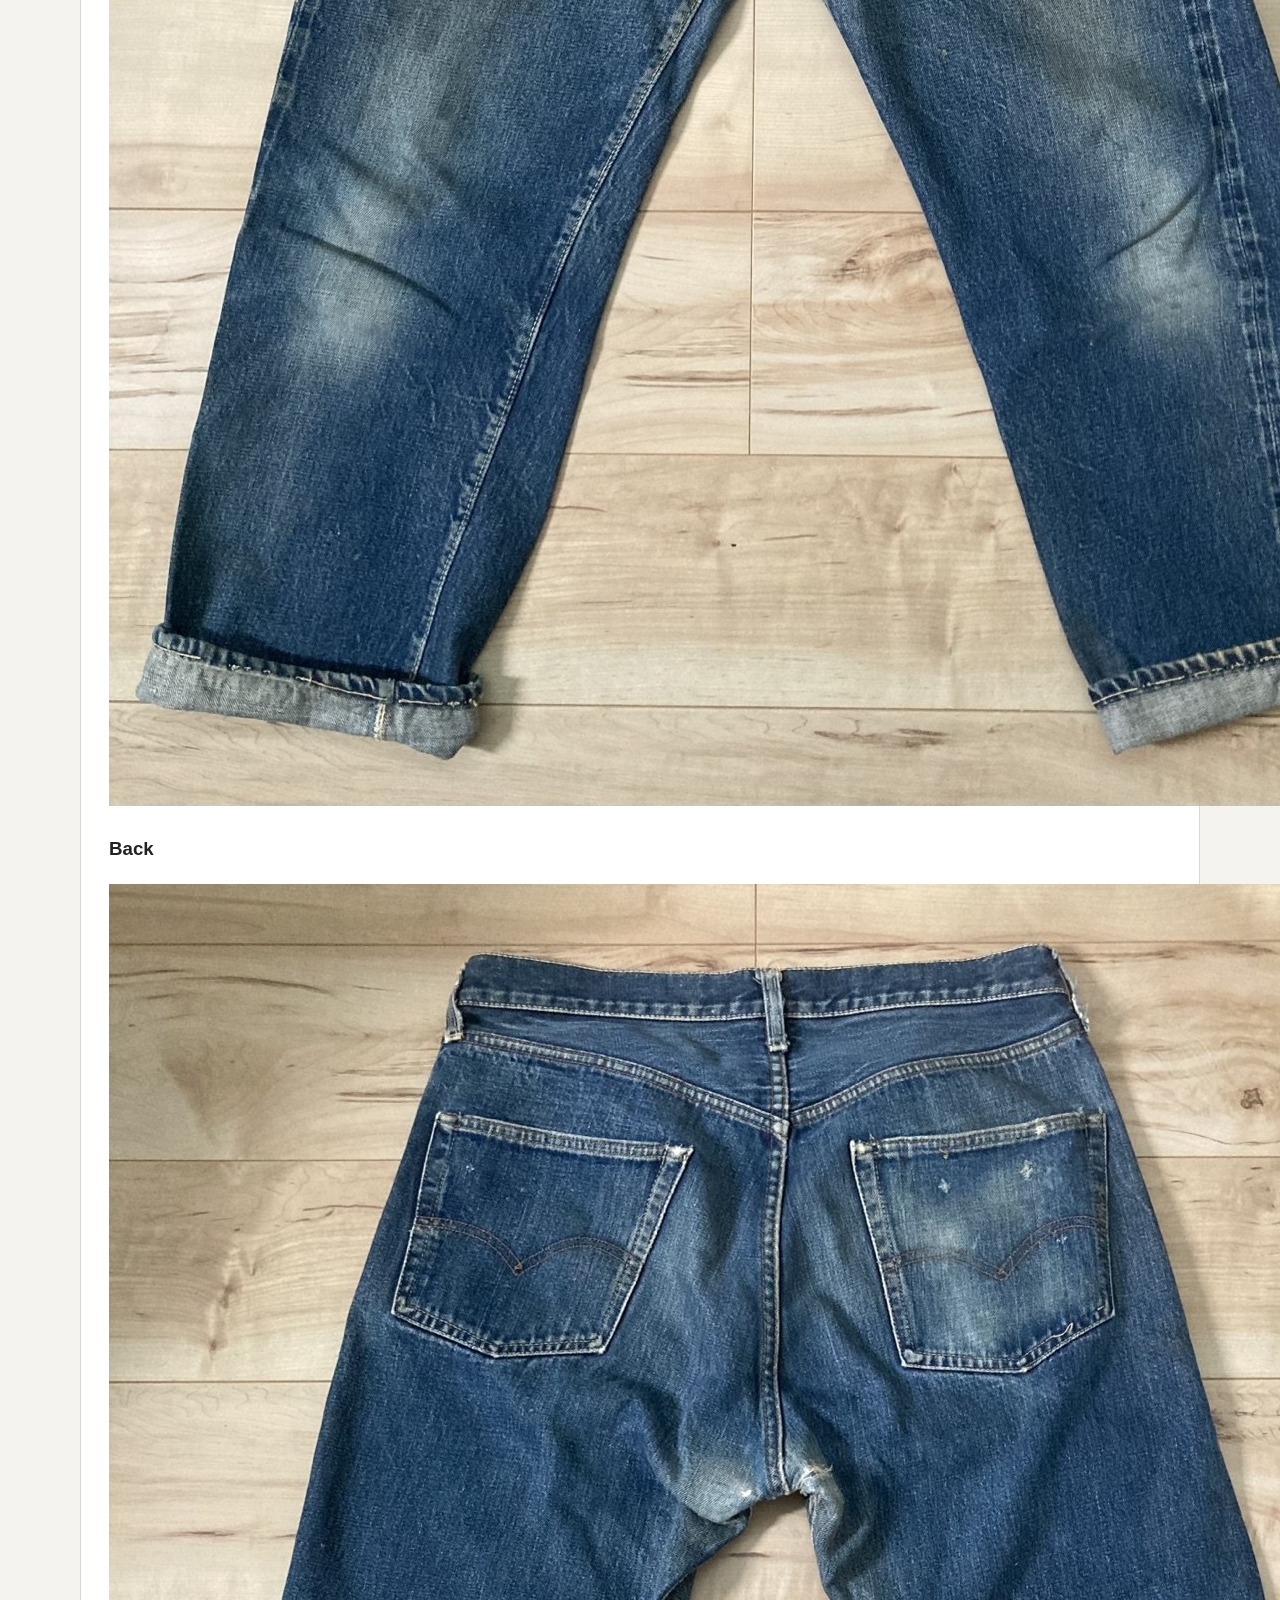
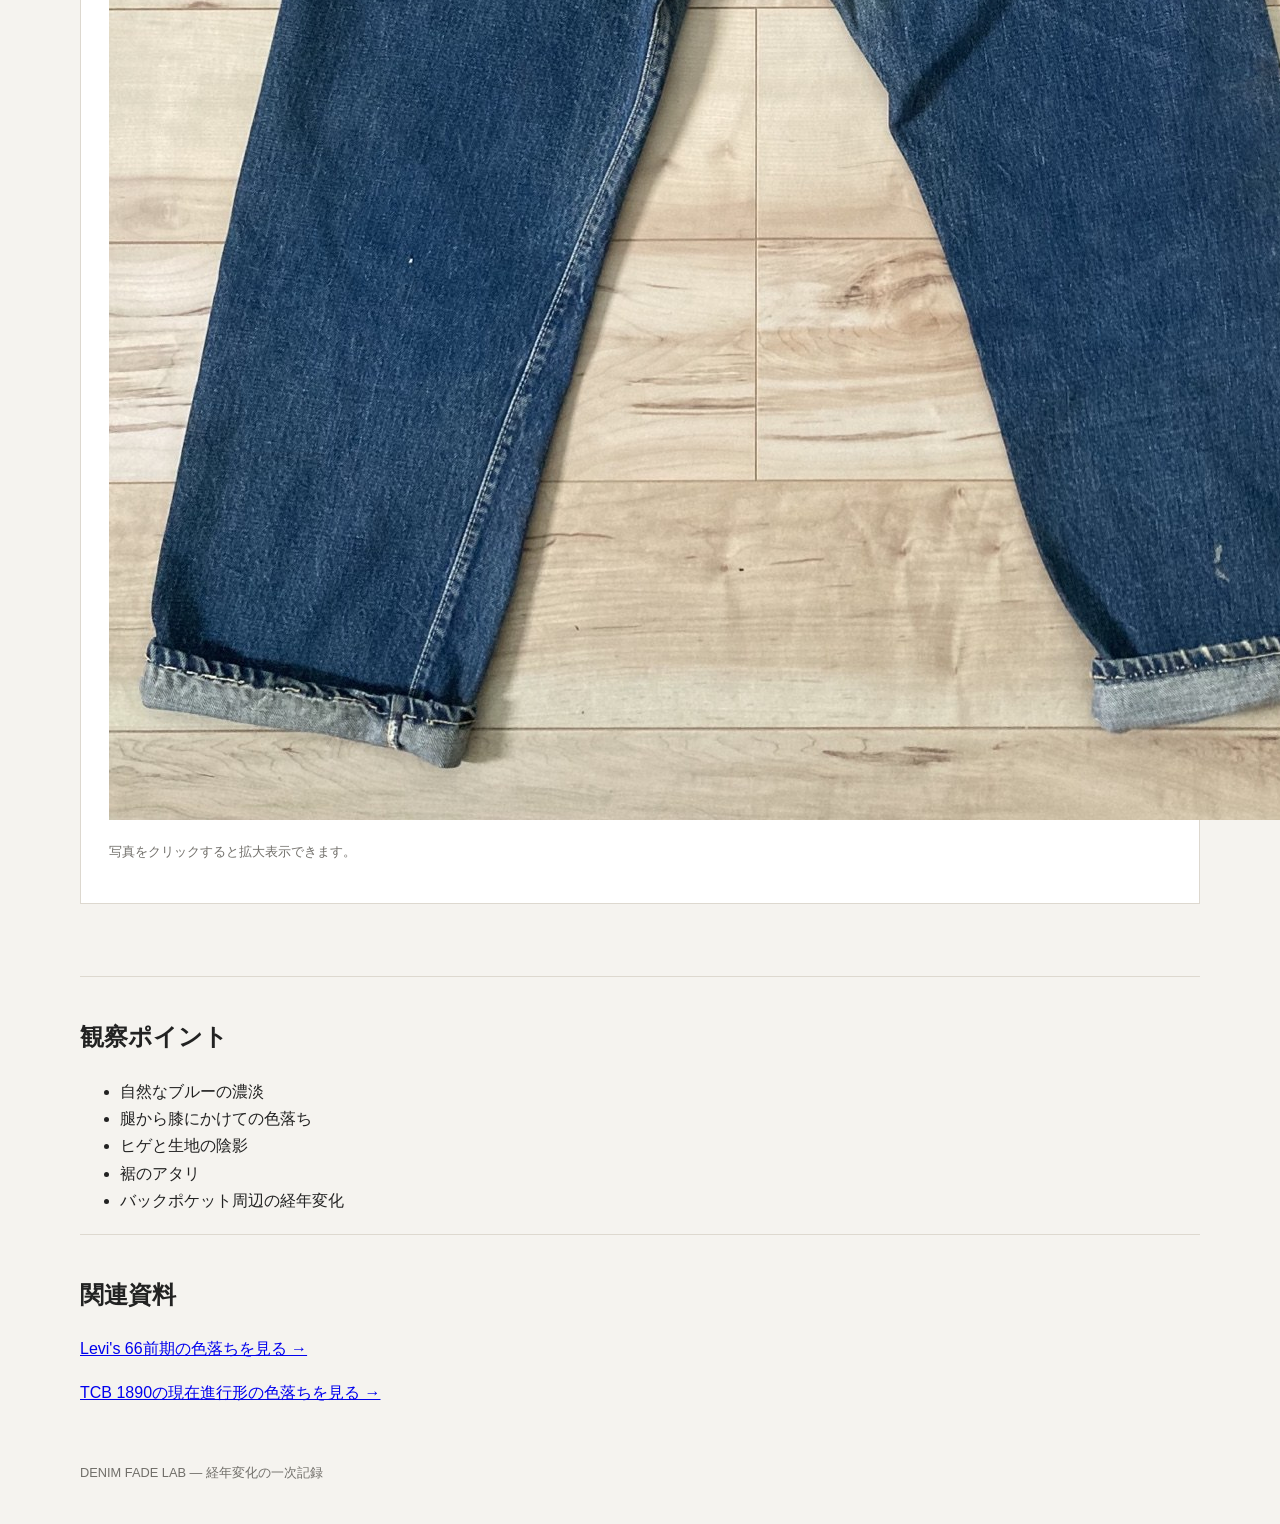
<file: vintage-501e.html>
<!doctype html><html lang="ja"><head><meta charset="utf-8"><meta name="viewport" content="width=device-width, initial-scale=1"><title>Levi's 501E Originalの色落ち｜ヴィンテージ501実物資料｜DENIM FADE LAB</title><meta name="description" content="Levi's 501E Originalの実物写真を記録。ヴィンテージ501の色落ち、ヒゲ、裾のアタリ、濃淡を写真で観察し、66前期やTCB 1890との比較資料として紹介します。"><meta name="robots" content="index, follow, max-image-preview:large"><link rel="canonical" href="https://bmsa5316-pixel.github.io/denim-fade-lab/vintage-501e.html"><link rel="stylesheet" href="assets/style.css"><meta property="og:type" content="article"><meta property="og:title" content="Levi's 501E Originalの色落ち｜ヴィンテージ501実物資料"><meta property="og:description" content="所有しているLevi's 501E Originalを実物写真で記録。色落ち、ヒゲ、裾のアタリなどを観察します。"><meta property="og:image" content="https://bmsa5316-pixel.github.io/denim-fade-lab/assets/images/vintage/501e_front.jpg"><script type="application/ld+json">{"@context":"https://schema.org","@type":"Article","headline":"Levi's 501E Originalの色落ち｜ヴィンテージ501実物資料","description":"Levi's 501E Originalの実物写真と色落ちを記録するDENIM FADE LABのアーカイブ記事。","mainEntityOfPage":"https://bmsa5316-pixel.github.io/denim-fade-lab/vintage-501e.html","image":["https://bmsa5316-pixel.github.io/denim-fade-lab/assets/images/vintage/501e_front.jpg","https://bmsa5316-pixel.github.io/denim-fade-lab/assets/images/vintage/501e_back.jpg"]}</script></head><body><header class="hero"><div class="wrap"><p class="eyebrow">DENIM FADE LAB / LEVI'S 501E</p><h1>Levi's 501E Original<br>色落ち・経年変化</h1><p>完成したヴィンテージ501を実物写真で記録します。</p></div></header><main class="wrap"><p><a href="vintage-archive.html">← Vintage Archive</a></p><section class="intro"><h2>Levi's 501E Originalの実物資料</h2><p>このページでは所有している501E Originalを、これからデニムを育てる際の比較資料として記録します。濃淡の残ったブルー、太腿から膝にかけての色落ち、ヒゲ、裾のアタリなど、完成したヴィンテージ501の表情を観察できます。</p><p>色落ちは着用、洗濯、生地、個体差によって変化するため、この一個体の状態を「完成形の一例」として紹介します。</p></section><section class="project"><h2>実物写真</h2><div class="detail-grid"><article class="detail-card"><h3>Front</h3><img src="assets/images/vintage/501e_front.jpg" alt="Levi's 501E Original ヴィンテージ501 色落ち 前面"></article><article class="detail-card"><h3>Back</h3><img src="assets/images/vintage/501e_back.jpg" alt="Levi's 501E Original ヴィンテージ501 色落ち 背面"></article></div><p class="small">写真をクリックすると拡大表示できます。</p></section><section class="record"><h2>観察ポイント</h2><ul><li>自然なブルーの濃淡</li><li>腿から膝にかけての色落ち</li><li>ヒゲと生地の陰影</li><li>裾のアタリ</li><li>バックポケット周辺の経年変化</li></ul></section><section class="record"><h2>関連資料</h2><p><a href="vintage-66.html">Levi's 66前期の色落ちを見る →</a></p><p><a href="tcb1890.html">TCB 1890の現在進行形の色落ちを見る →</a></p></section></main><footer><div class="wrap">DENIM FADE LAB — 経年変化の一次記録</div></footer><script src="assets/lightbox.js"></script></body></html>
</file>
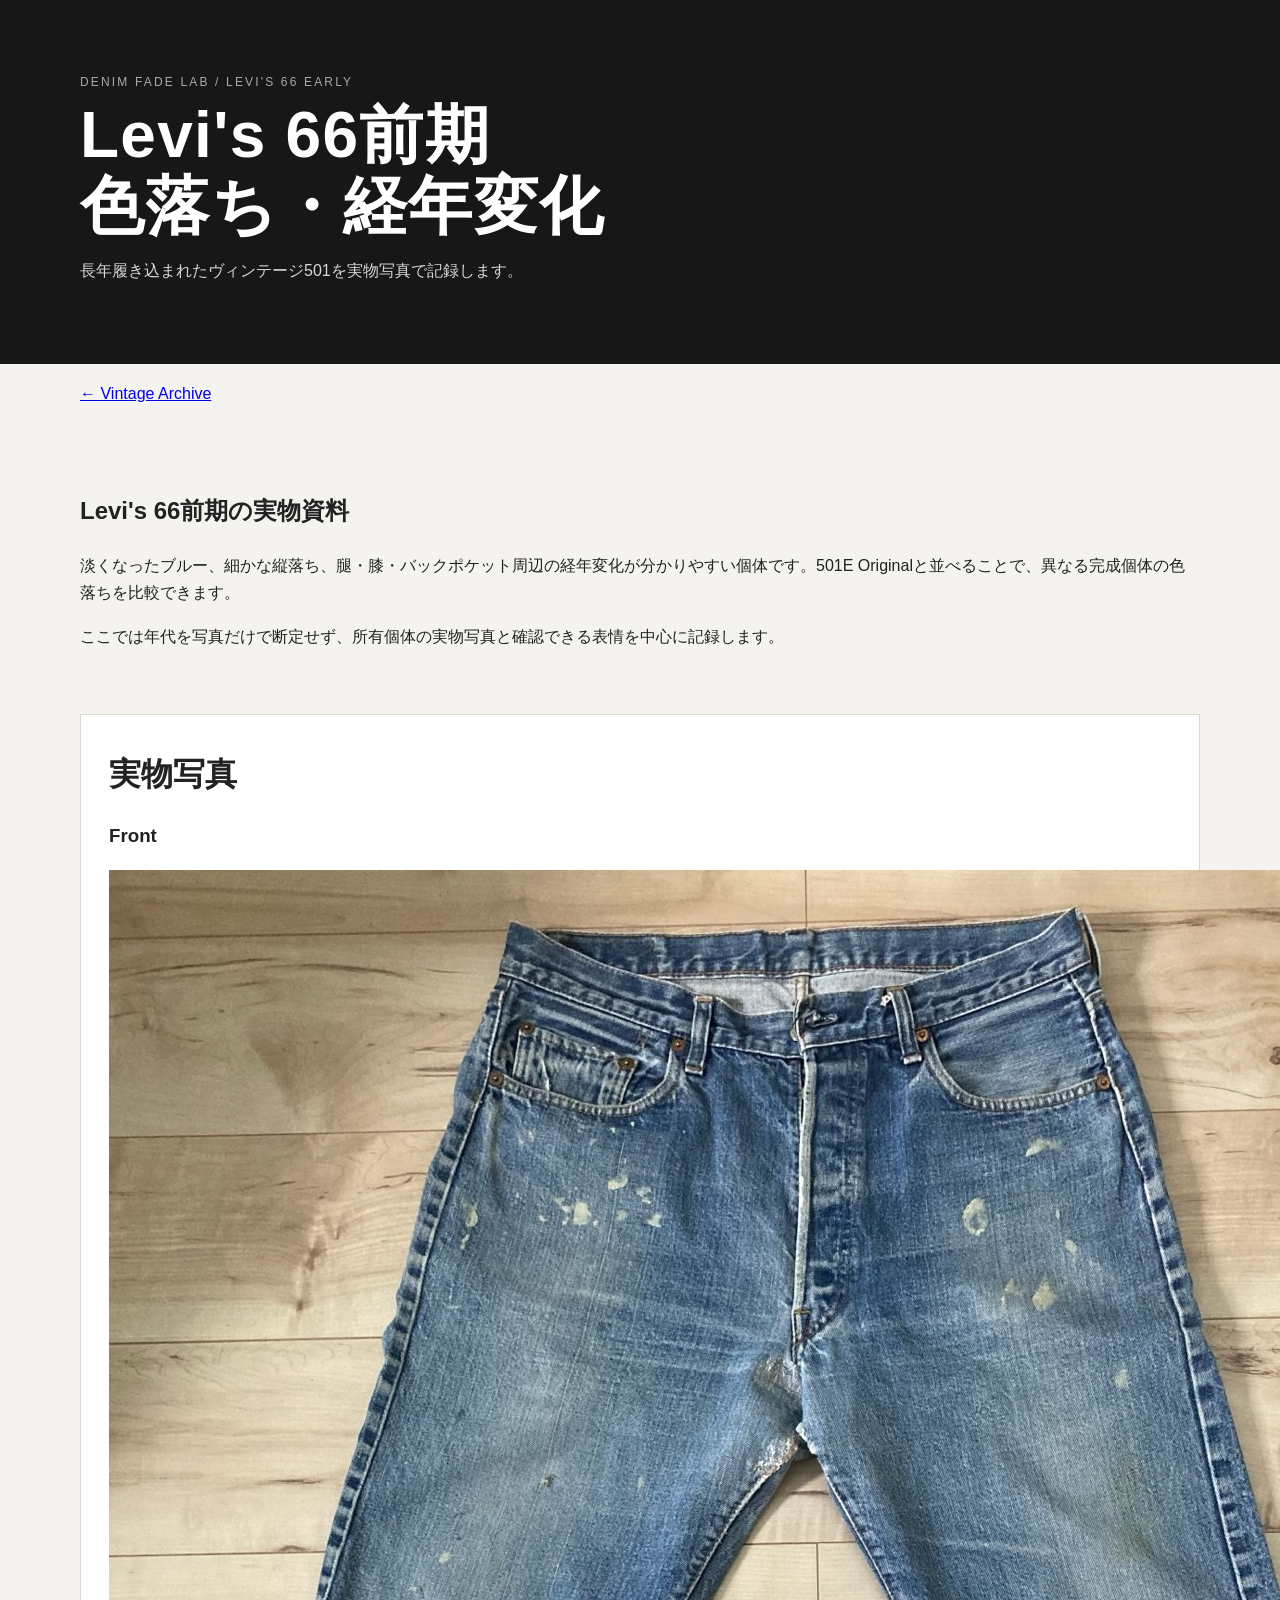
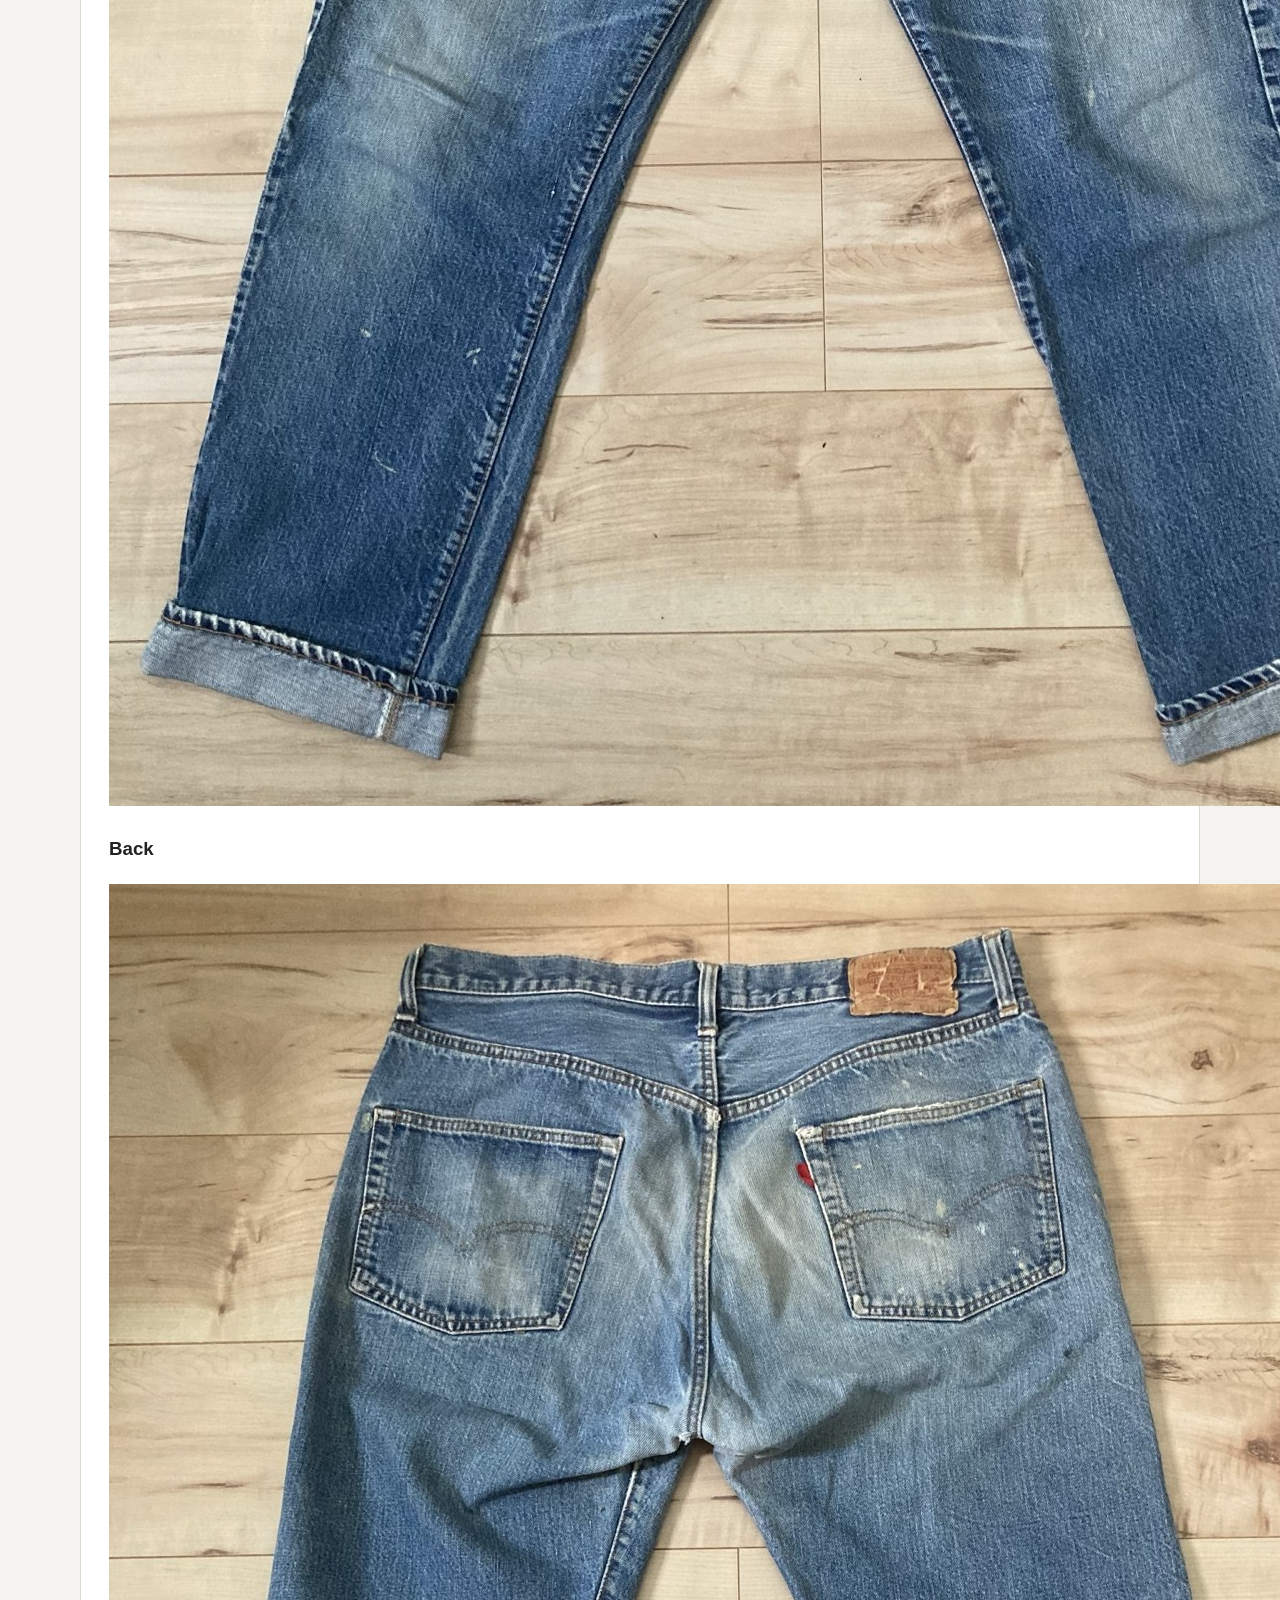
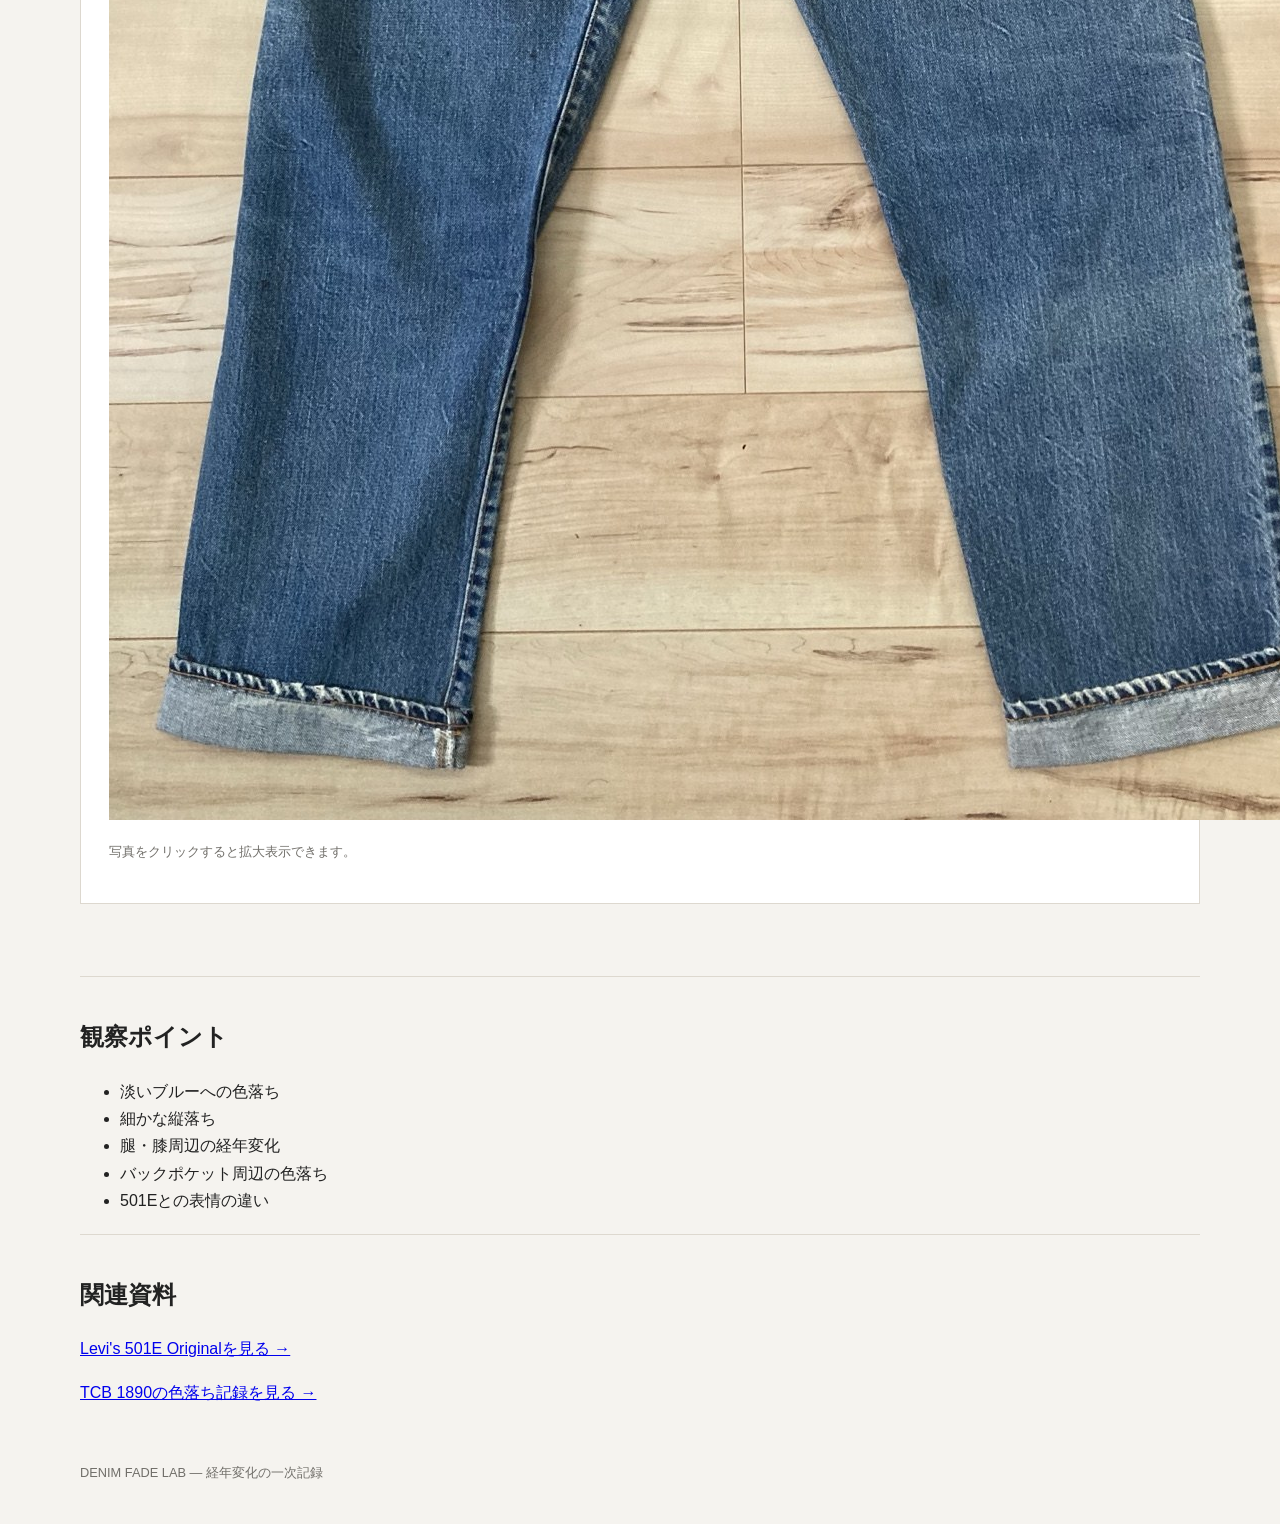
<file: vintage-66.html>
<!doctype html><html lang="ja"><head><meta charset="utf-8"><meta name="viewport" content="width=device-width, initial-scale=1"><title>Levi's 66前期の色落ち｜ヴィンテージ501実物資料｜DENIM FADE LAB</title><meta name="description" content="Levi's 66前期の実物写真を記録。淡いブルー、縦落ち、ヒゲ、膝やバックポケット周辺の経年変化を観察し、501Eとの比較資料として紹介します。"><meta name="robots" content="index, follow, max-image-preview:large"><link rel="canonical" href="https://bmsa5316-pixel.github.io/denim-fade-lab/vintage-66.html"><link rel="stylesheet" href="assets/style.css"><meta property="og:type" content="article"><meta property="og:title" content="Levi's 66前期の色落ち｜ヴィンテージ501実物資料"><meta property="og:description" content="所有しているLevi's 66前期を実物写真で記録。色落ち、縦落ち、経年変化を観察します。"><meta property="og:image" content="https://bmsa5316-pixel.github.io/denim-fade-lab/assets/images/vintage/66_front.jpg"><script type="application/ld+json">{"@context":"https://schema.org","@type":"Article","headline":"Levi's 66前期の色落ち｜ヴィンテージ501実物資料","description":"Levi's 66前期の実物写真と色落ちを記録するDENIM FADE LABのアーカイブ記事。","mainEntityOfPage":"https://bmsa5316-pixel.github.io/denim-fade-lab/vintage-66.html","image":["https://bmsa5316-pixel.github.io/denim-fade-lab/assets/images/vintage/66_front.jpg","https://bmsa5316-pixel.github.io/denim-fade-lab/assets/images/vintage/66_back.jpg"]}</script></head><body><header class="hero"><div class="wrap"><p class="eyebrow">DENIM FADE LAB / LEVI'S 66 EARLY</p><h1>Levi's 66前期<br>色落ち・経年変化</h1><p>長年履き込まれたヴィンテージ501を実物写真で記録します。</p></div></header><main class="wrap"><p><a href="vintage-archive.html">← Vintage Archive</a></p><section class="intro"><h2>Levi's 66前期の実物資料</h2><p>淡くなったブルー、細かな縦落ち、腿・膝・バックポケット周辺の経年変化が分かりやすい個体です。501E Originalと並べることで、異なる完成個体の色落ちを比較できます。</p><p>ここでは年代を写真だけで断定せず、所有個体の実物写真と確認できる表情を中心に記録します。</p></section><section class="project"><h2>実物写真</h2><div class="detail-grid"><article class="detail-card"><h3>Front</h3><img src="assets/images/vintage/66_front.jpg" alt="Levi's 66前期 ヴィンテージ501 色落ち 前面"></article><article class="detail-card"><h3>Back</h3><img src="assets/images/vintage/66_back.jpg" alt="Levi's 66前期 ヴィンテージ501 色落ち 背面"></article></div><p class="small">写真をクリックすると拡大表示できます。</p></section><section class="record"><h2>観察ポイント</h2><ul><li>淡いブルーへの色落ち</li><li>細かな縦落ち</li><li>腿・膝周辺の経年変化</li><li>バックポケット周辺の色落ち</li><li>501Eとの表情の違い</li></ul></section><section class="record"><h2>関連資料</h2><p><a href="vintage-501e.html">Levi's 501E Originalを見る →</a></p><p><a href="tcb1890.html">TCB 1890の色落ち記録を見る →</a></p></section></main><footer><div class="wrap">DENIM FADE LAB — 経年変化の一次記録</div></footer><script src="assets/lightbox.js"></script></body></html>
</file>
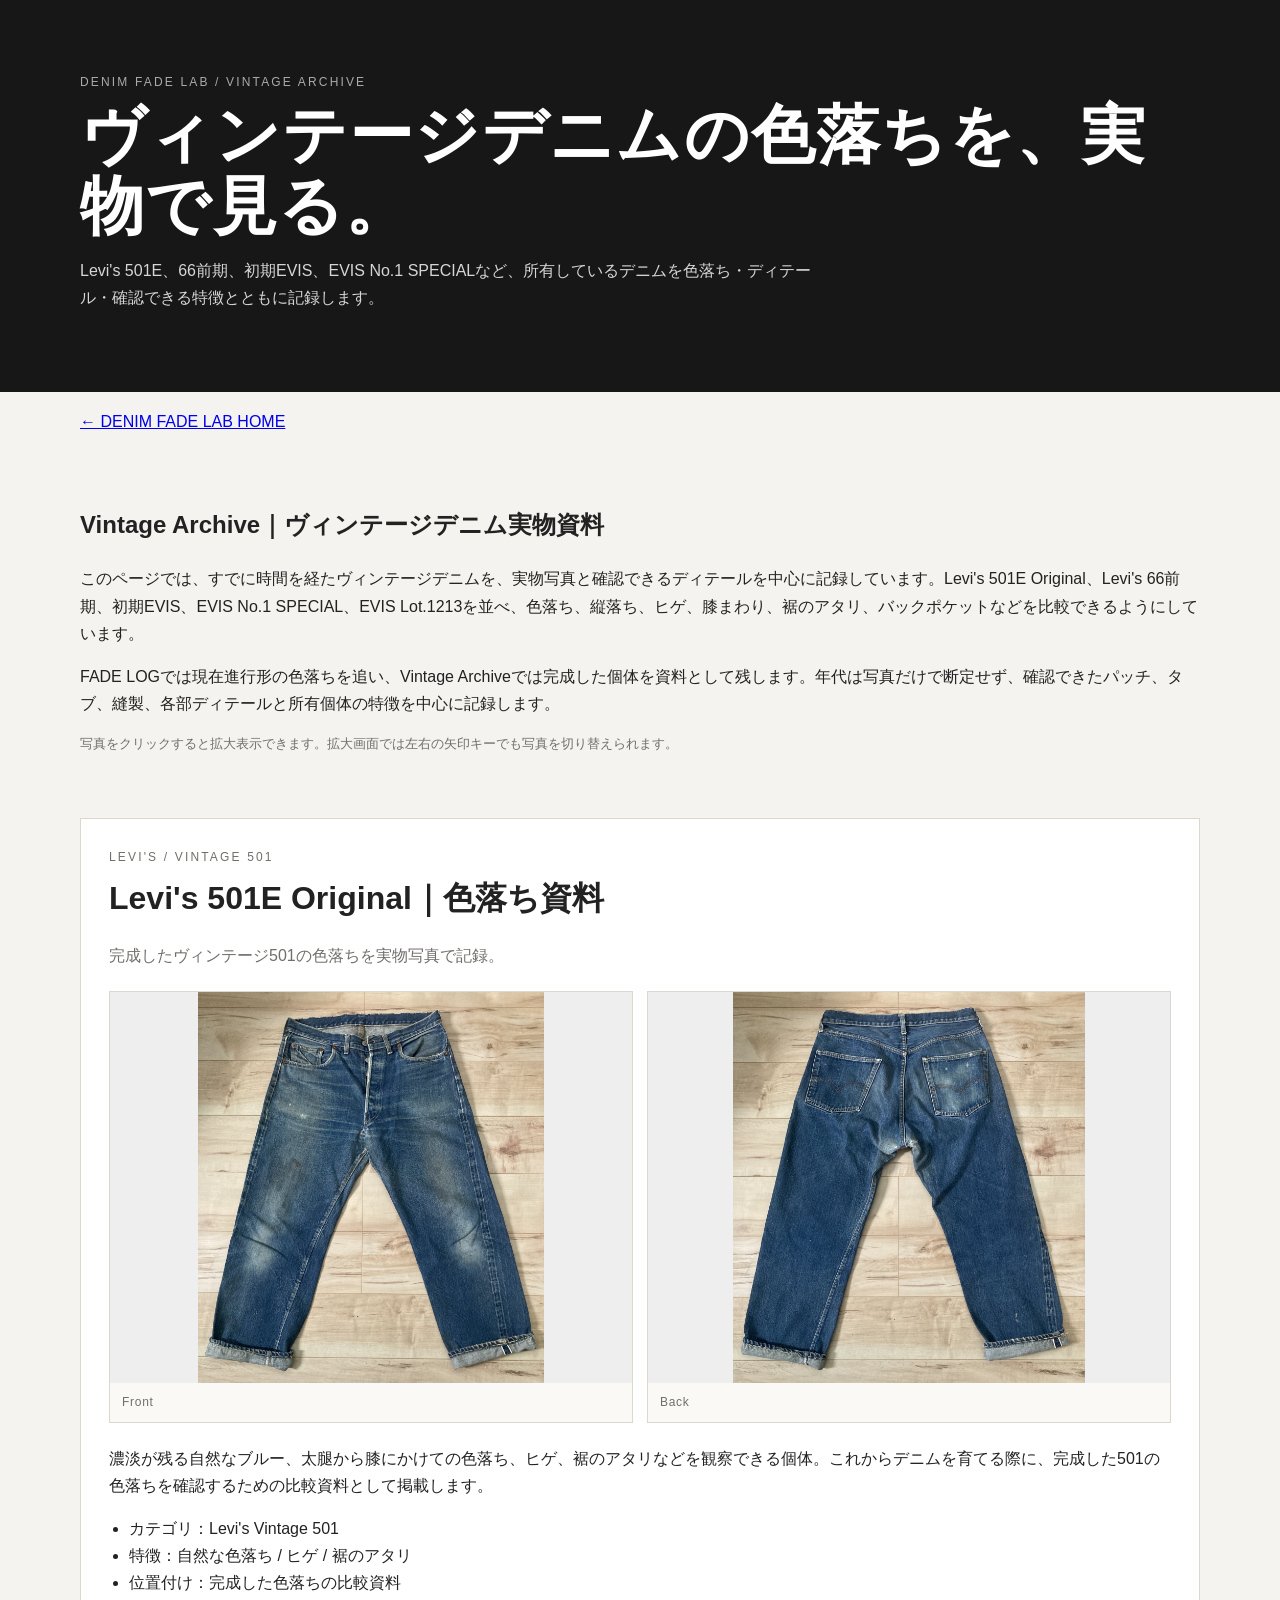
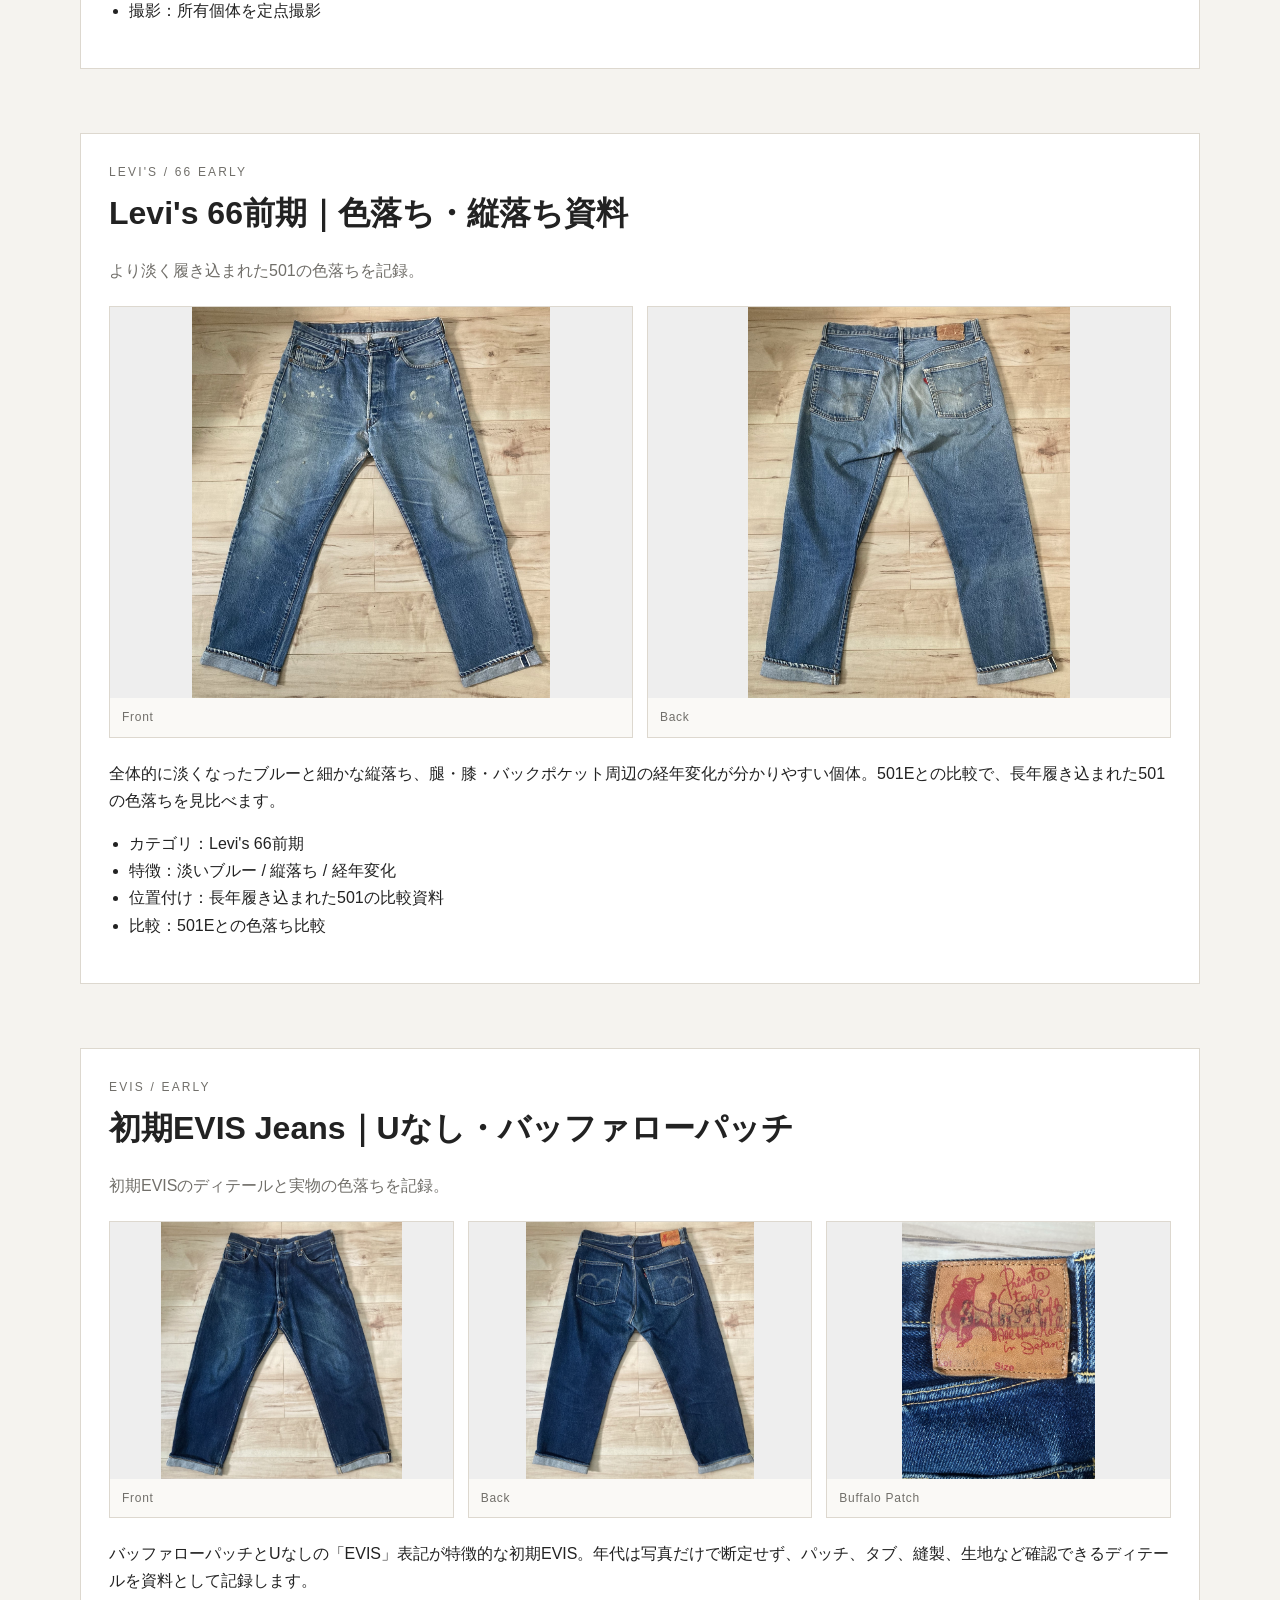
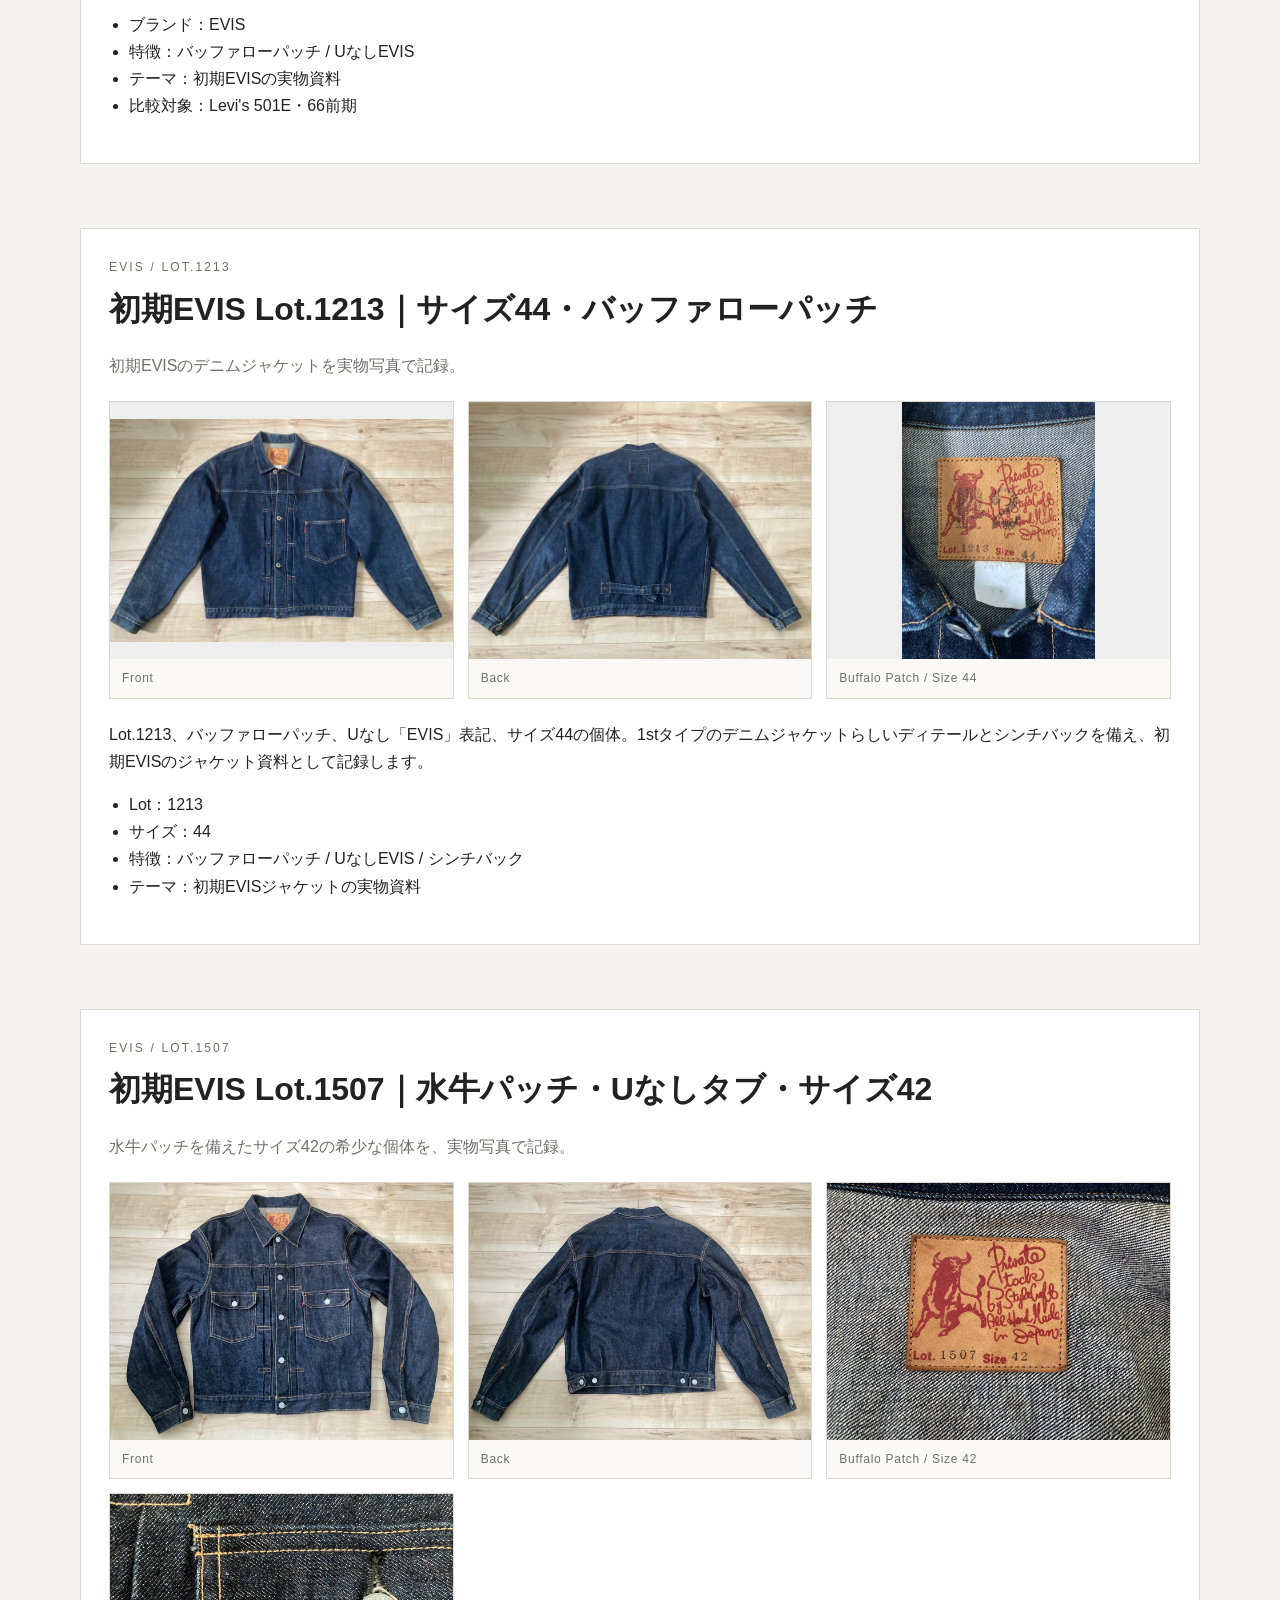
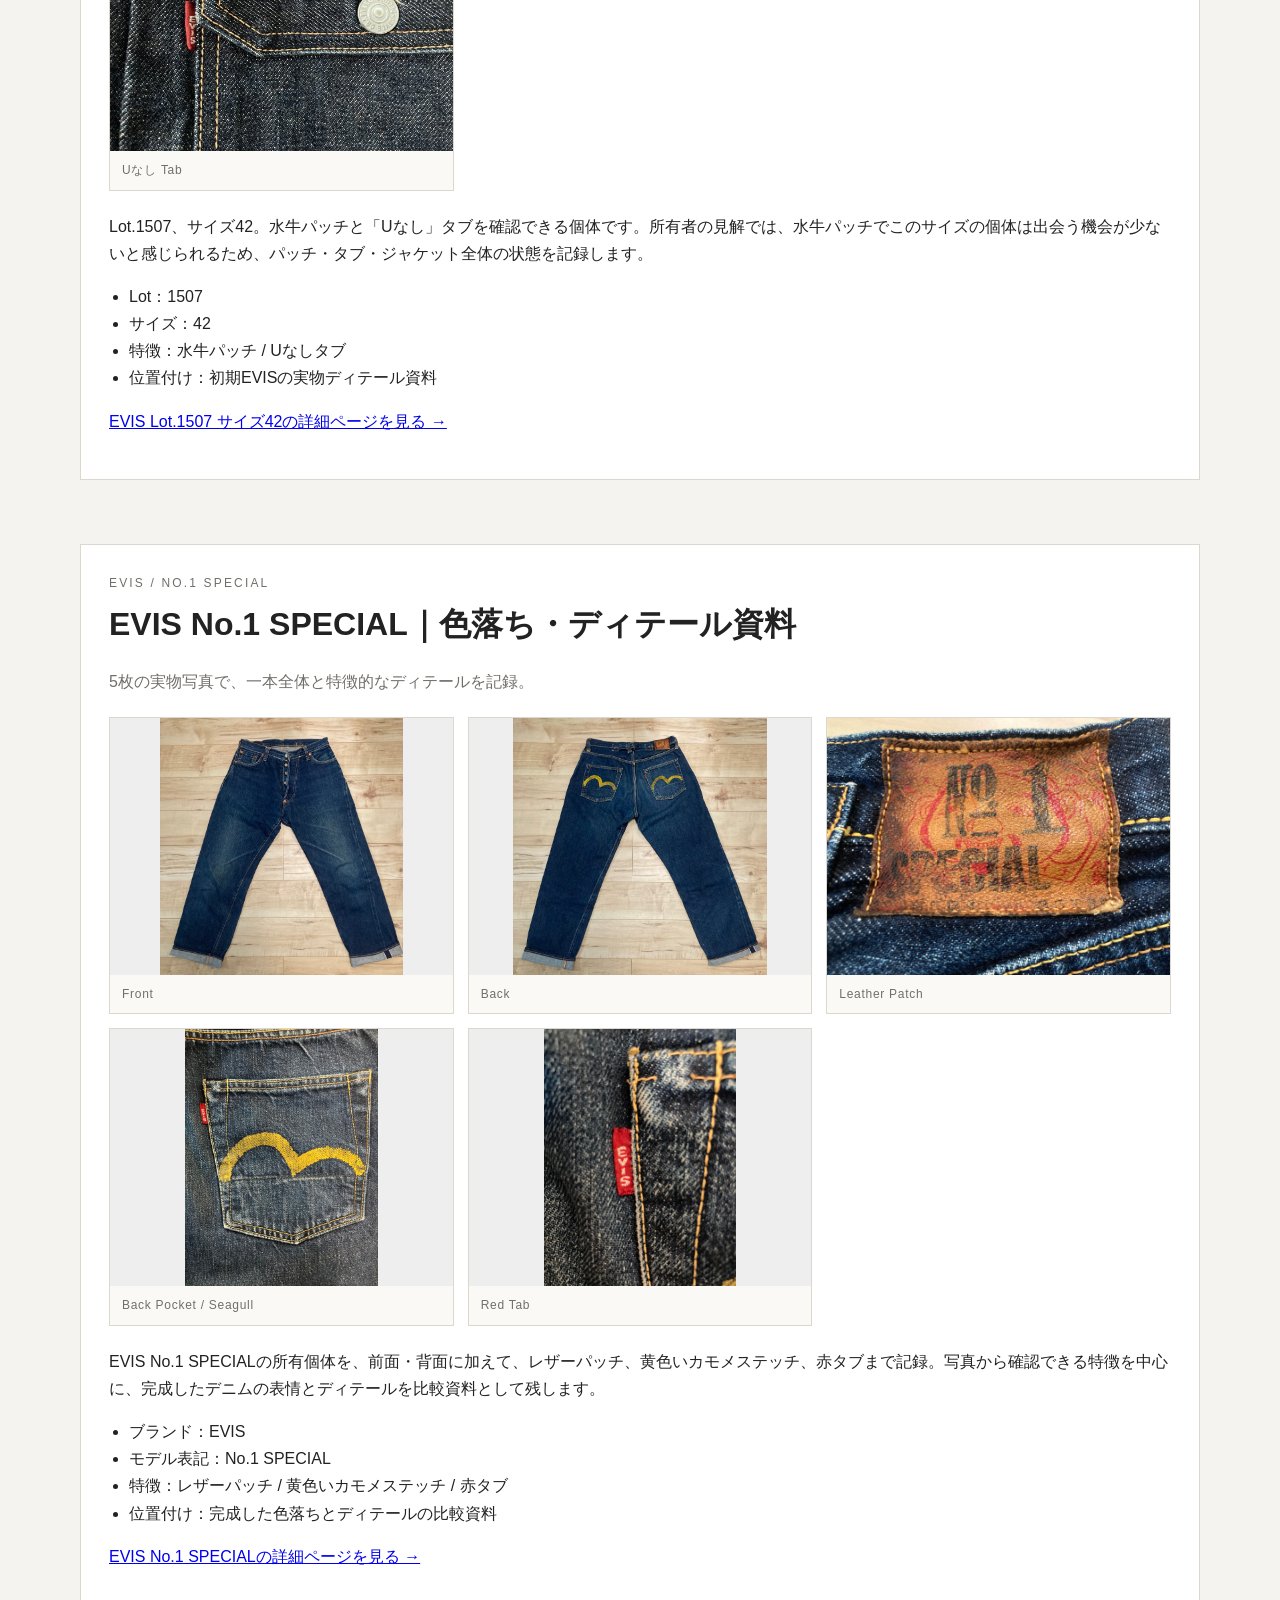
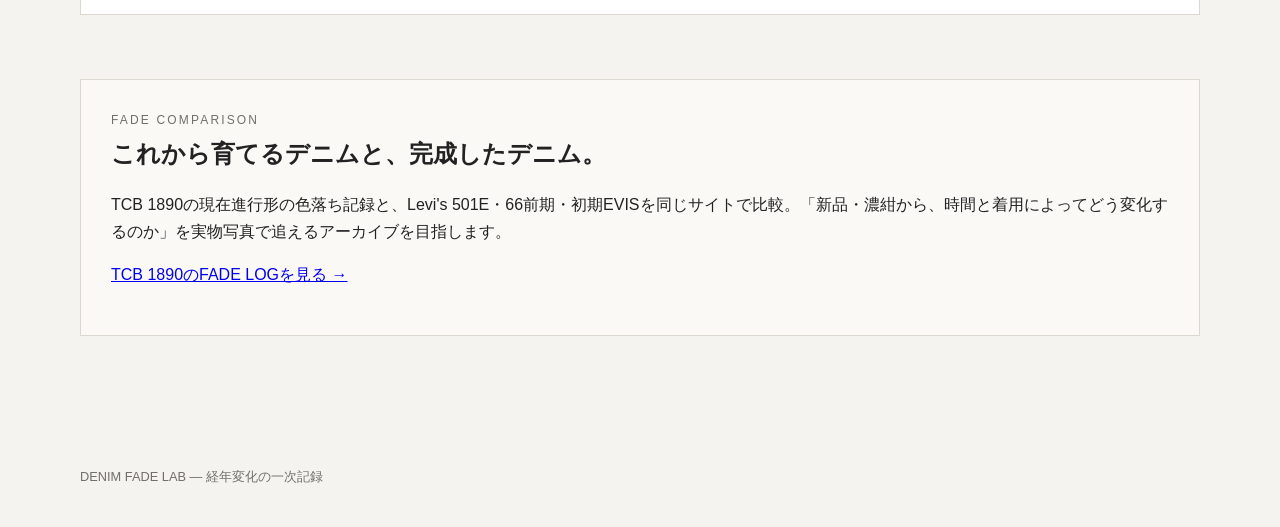
<file: vintage-archive.html>
<!doctype html>
<html lang="ja">
<head>
  <meta charset="utf-8">
  <meta name="viewport" content="width=device-width, initial-scale=1">
  <title>ヴィンテージデニム色落ち資料｜Levi's 501E・66前期・初期EVIS｜DENIM FADE LAB</title>
  <meta name="description" content="Levi's 501E Original、66前期、初期EVIS、EVIS No.1 SPECIAL、Lot.1213、Lot.1507を実物写真で記録。ヴィンテージデニムの色落ち、縦落ち、ヒゲ、裾のアタリ、バッファローパッチなどを比較できるDENIM FADE LABの実物アーカイブです。">
  <meta name="robots" content="index, follow, max-image-preview:large">
  <link rel="canonical" href="https://denim-fade-lab.com/vintage-archive.html">
  <meta property="og:type" content="website">
  <meta property="og:title" content="ヴィンテージデニム色落ち資料｜Levi's 501E・66前期・初期EVIS">
  <meta property="og:description" content="Levi's 501E、66前期、初期EVIS、EVIS No.1 SPECIAL、Lot.1213を実物写真で比較。色落ち・縦落ち・ディテールを記録するDENIM FADE LABのVintage Archive。">
  <meta property="og:url" content="https://denim-fade-lab.com/vintage-archive.html">
  <meta property="og:image" content="https://denim-fade-lab.com/assets/images/vintage/501e_front.jpg">
  <meta property="og:site_name" content="DENIM FADE LAB">
  <link rel="stylesheet" href="assets/style.css">
  <script type="application/ld+json">
  {
    "@context":"https://schema.org",
    "@type":"CollectionPage",
    "name":"ヴィンテージデニム色落ち資料｜Levi's 501E・66前期・初期EVIS",
    "description":"Levi's 501E Original、66前期、初期EVIS、EVIS No.1 SPECIAL、Lot.1213を実物写真で記録し、ヴィンテージデニムの色落ちとディテールを比較するアーカイブ。",
    "url":"https://denim-fade-lab.com/vintage-archive.html",
    "isPartOf":{"@type":"WebSite","name":"DENIM FADE LAB","url":"https://denim-fade-lab.com/"},
    "about":["ヴィンテージデニム","Levi's 501E","Levi's 66前期","初期EVIS","デニムの色落ち","縦落ち"],
    "mainEntity":{
      "@type":"ItemList",
      "itemListElement":[
        {"@type":"ListItem","position":1,"name":"Levi's 501E Original"},
        {"@type":"ListItem","position":2,"name":"Levi's 66前期"},
        {"@type":"ListItem","position":3,"name":"Early EVIS Jeans"},
        {"@type":"ListItem","position":4,"name":"Early EVIS Lot.1213 Size 44"},{"@type":"ListItem","position":5,"name":"Silver Stone 色落ち完成品"},{"@type":"ListItem","position":6,"name":"EVIS No.1 SPECIAL"}
      ]
    },
    "breadcrumb":{"@type":"BreadcrumbList","itemListElement":[
      {"@type":"ListItem","position":1,"name":"DENIM FADE LAB","item":"https://denim-fade-lab.com/"},
      {"@type":"ListItem","position":2,"name":"Vintage Archive","item":"https://denim-fade-lab.com/vintage-archive.html"}
    ]}
  }
  </script>
</head>
<body>
<header class="hero archive-hero">
  <div class="wrap">
    <p class="eyebrow">DENIM FADE LAB / VINTAGE ARCHIVE</p>
    <h1>ヴィンテージデニムの色落ちを、実物で見る。</h1>
    <p>Levi's 501E、66前期、初期EVIS、EVIS No.1 SPECIALなど、所有しているデニムを色落ち・ディテール・確認できる特徴とともに記録します。</p>
  </div>
</header>
<main class="wrap archive-main">
  <p><a href="index.html">← DENIM FADE LAB HOME</a></p>
  <section class="archive-intro">
    <h2>Vintage Archive｜ヴィンテージデニム実物資料</h2>
    <p>このページでは、すでに時間を経たヴィンテージデニムを、実物写真と確認できるディテールを中心に記録しています。Levi's 501E Original、Levi's 66前期、初期EVIS、EVIS No.1 SPECIAL、EVIS Lot.1213を並べ、色落ち、縦落ち、ヒゲ、膝まわり、裾のアタリ、バックポケットなどを比較できるようにしています。</p>
    <p>FADE LOGでは現在進行形の色落ちを追い、Vintage Archiveでは完成した個体を資料として残します。年代は写真だけで断定せず、確認できたパッチ、タブ、縫製、各部ディテールと所有個体の特徴を中心に記録します。</p>
    <p class="small">写真をクリックすると拡大表示できます。拡大画面では左右の矢印キーでも写真を切り替えられます。</p>
  </section>

  <section class="archive-card">
    <div class="archive-title"><p class="eyebrow">LEVI'S / VINTAGE 501</p><h2>Levi's 501E Original｜色落ち資料</h2><p>完成したヴィンテージ501の色落ちを実物写真で記録。</p></div>
    <div class="archive-grid">
      <figure><img src="assets/images/vintage/501e_front.jpg" alt="Levi's 501E Original ヴィンテージ501 色落ち 前面" loading="lazy"><figcaption>Front</figcaption></figure>
      <figure><img src="assets/images/vintage/501e_back.jpg" alt="Levi's 501E Original ヴィンテージ501 色落ち 背面" loading="lazy"><figcaption>Back</figcaption></figure>
    </div>
    <div class="archive-text"><p>濃淡が残る自然なブルー、太腿から膝にかけての色落ち、ヒゲ、裾のアタリなどを観察できる個体。これからデニムを育てる際に、完成した501の色落ちを確認するための比較資料として掲載します。</p><ul><li>カテゴリ：Levi's Vintage 501</li><li>特徴：自然な色落ち / ヒゲ / 裾のアタリ</li><li>位置付け：完成した色落ちの比較資料</li><li>撮影：所有個体を定点撮影</li></ul></div>
  </section>

  <section class="archive-card">
    <div class="archive-title"><p class="eyebrow">LEVI'S / 66 EARLY</p><h2>Levi's 66前期｜色落ち・縦落ち資料</h2><p>より淡く履き込まれた501の色落ちを記録。</p></div>
    <div class="archive-grid">
      <figure><img src="assets/images/vintage/66_front.jpg" alt="Levi's 66前期 ヴィンテージ501 色落ち 前面" loading="lazy"><figcaption>Front</figcaption></figure>
      <figure><img src="assets/images/vintage/66_back.jpg" alt="Levi's 66前期 ヴィンテージ501 色落ち 背面" loading="lazy"><figcaption>Back</figcaption></figure>
    </div>
    <div class="archive-text"><p>全体的に淡くなったブルーと細かな縦落ち、腿・膝・バックポケット周辺の経年変化が分かりやすい個体。501Eとの比較で、長年履き込まれた501の色落ちを見比べます。</p><ul><li>カテゴリ：Levi's 66前期</li><li>特徴：淡いブルー / 縦落ち / 経年変化</li><li>位置付け：長年履き込まれた501の比較資料</li><li>比較：501Eとの色落ち比較</li></ul></div>
  </section>

  <section class="archive-card">
    <div class="archive-title"><p class="eyebrow">EVIS / EARLY</p><h2>初期EVIS Jeans｜Uなし・バッファローパッチ</h2><p>初期EVISのディテールと実物の色落ちを記録。</p></div>
    <div class="archive-grid archive-grid-3">
      <figure><img src="assets/images/vintage/evis_jeans_front.jpg" alt="初期EVIS ジーンズ Uなし バッファローパッチ 前面" loading="lazy"><figcaption>Front</figcaption></figure>
      <figure><img src="assets/images/vintage/evis_jeans_back.jpg" alt="初期EVIS ジーンズ Uなし バッファローパッチ 背面" loading="lazy"><figcaption>Back</figcaption></figure>
      <figure><img src="assets/images/vintage/evis_jeans_patch.jpg" alt="初期EVIS ジーンズ バッファローパッチ Uなし EVIS 表記" loading="lazy"><figcaption>Buffalo Patch</figcaption></figure>
    </div>
    <div class="archive-text"><p>バッファローパッチとUなしの「EVIS」表記が特徴的な初期EVIS。年代は写真だけで断定せず、パッチ、タブ、縫製、生地など確認できるディテールを資料として記録します。</p><ul><li>ブランド：EVIS</li><li>特徴：バッファローパッチ / UなしEVIS</li><li>テーマ：初期EVISの実物資料</li><li>比較対象：Levi's 501E・66前期</li></ul></div>
  </section>

  <section class="archive-card">
    <div class="archive-title"><p class="eyebrow">EVIS / LOT.1213</p><h2>初期EVIS Lot.1213｜サイズ44・バッファローパッチ</h2><p>初期EVISのデニムジャケットを実物写真で記録。</p></div>
    <div class="archive-grid archive-grid-3">
      <figure><img src="assets/images/vintage/evis_1213_front.jpg" alt="初期EVIS Lot.1213 サイズ44 デニムジャケット 前面" loading="lazy"><figcaption>Front</figcaption></figure>
      <figure><img src="assets/images/vintage/evis_1213_back.jpg" alt="初期EVIS Lot.1213 サイズ44 デニムジャケット 背面 シンチバック" loading="lazy"><figcaption>Back</figcaption></figure>
      <figure><img src="assets/images/vintage/evis_1213_patch.jpg" alt="初期EVIS Lot.1213 バッファローパッチ Uなし EVIS サイズ44" loading="lazy"><figcaption>Buffalo Patch / Size 44</figcaption></figure>
    </div>
    <div class="archive-text"><p>Lot.1213、バッファローパッチ、Uなし「EVIS」表記、サイズ44の個体。1stタイプのデニムジャケットらしいディテールとシンチバックを備え、初期EVISのジャケット資料として記録します。</p><ul><li>Lot：1213</li><li>サイズ：44</li><li>特徴：バッファローパッチ / UなしEVIS / シンチバック</li><li>テーマ：初期EVISジャケットの実物資料</li></ul></div>
  </section>





  <section class="archive-card">
    <div class="archive-title"><p class="eyebrow">EVIS / LOT.1507</p><h2>初期EVIS Lot.1507｜水牛パッチ・Uなしタブ・サイズ42</h2><p>水牛パッチを備えたサイズ42の希少な個体を、実物写真で記録。</p></div>
    <div class="archive-grid archive-grid-3">
      <figure><img src="assets/images/vintage/evis_1507_front.jpg" alt="初期EVIS Lot.1507 サイズ42 デニムジャケット 前面" loading="lazy"><figcaption>Front</figcaption></figure>
      <figure><img src="assets/images/vintage/evis_1507_back.jpg" alt="初期EVIS Lot.1507 サイズ42 デニムジャケット 背面" loading="lazy"><figcaption>Back</figcaption></figure>
      <figure><img src="assets/images/vintage/evis_1507_patch.jpg" alt="初期EVIS Lot.1507 水牛パッチ Lot.1507 Size 42" loading="lazy"><figcaption>Buffalo Patch / Size 42</figcaption></figure>
      <figure><img src="assets/images/vintage/evis_1507_tab.jpg" alt="初期EVIS Lot.1507 Uなしタブのディテール" loading="lazy"><figcaption>Uなし Tab</figcaption></figure>
    </div>
    <div class="archive-text"><p>Lot.1507、サイズ42。水牛パッチと「Uなし」タブを確認できる個体です。所有者の見解では、水牛パッチでこのサイズの個体は出会う機会が少ないと感じられるため、パッチ・タブ・ジャケット全体の状態を記録します。</p><ul><li>Lot：1507</li><li>サイズ：42</li><li>特徴：水牛パッチ / Uなしタブ</li><li>位置付け：初期EVISの実物ディテール資料</li></ul><p><a href="evis-1507.html">EVIS Lot.1507 サイズ42の詳細ページを見る →</a></p></div>
  </section>

  <section class="archive-card">
    <div class="archive-title"><p class="eyebrow">EVIS / NO.1 SPECIAL</p><h2>EVIS No.1 SPECIAL｜色落ち・ディテール資料</h2><p>5枚の実物写真で、一本全体と特徴的なディテールを記録。</p></div>
    <div class="archive-grid archive-grid-3">
      <figure><img src="assets/images/vintage/evis_no1_front.jpg" alt="EVIS No.1 SPECIAL デニム 色落ち 前面" loading="lazy"><figcaption>Front</figcaption></figure>
      <figure><img src="assets/images/vintage/evis_no1_back.jpg" alt="EVIS No.1 SPECIAL デニム 色落ち 背面" loading="lazy"><figcaption>Back</figcaption></figure>
      <figure><img src="assets/images/vintage/evis_no1_patch.jpg" alt="EVIS No.1 SPECIAL レザーパッチ" loading="lazy"><figcaption>Leather Patch</figcaption></figure>
      <figure><img src="assets/images/vintage/evis_no1_pocket.jpg" alt="EVIS No.1 SPECIAL 黄色いカモメステッチのバックポケット" loading="lazy"><figcaption>Back Pocket / Seagull</figcaption></figure>
      <figure><img src="assets/images/vintage/evis_no1_tab.jpg" alt="EVIS No.1 SPECIAL 赤タブ ディテール" loading="lazy"><figcaption>Red Tab</figcaption></figure>
    </div>
    <div class="archive-text"><p>EVIS No.1 SPECIALの所有個体を、前面・背面に加えて、レザーパッチ、黄色いカモメステッチ、赤タブまで記録。写真から確認できる特徴を中心に、完成したデニムの表情とディテールを比較資料として残します。</p><ul><li>ブランド：EVIS</li><li>モデル表記：No.1 SPECIAL</li><li>特徴：レザーパッチ / 黄色いカモメステッチ / 赤タブ</li><li>位置付け：完成した色落ちとディテールの比較資料</li></ul><p><a href="evis-no1.html">EVIS No.1 SPECIALの詳細ページを見る →</a></p></div>
  </section>

  <section class="comparison-note">
    <p class="eyebrow">FADE COMPARISON</p>
    <h2>これから育てるデニムと、完成したデニム。</h2>
    <p>TCB 1890の現在進行形の色落ち記録と、Levi's 501E・66前期・初期EVISを同じサイトで比較。「新品・濃紺から、時間と着用によってどう変化するのか」を実物写真で追えるアーカイブを目指します。</p>
    <p><a href="tcb1890.html">TCB 1890のFADE LOGを見る →</a></p>
  </section>
</main>
<footer><div class="wrap">DENIM FADE LAB — 経年変化の一次記録</div></footer>
<script src="assets/lightbox.js"></script>
</body>
</html>
</file>
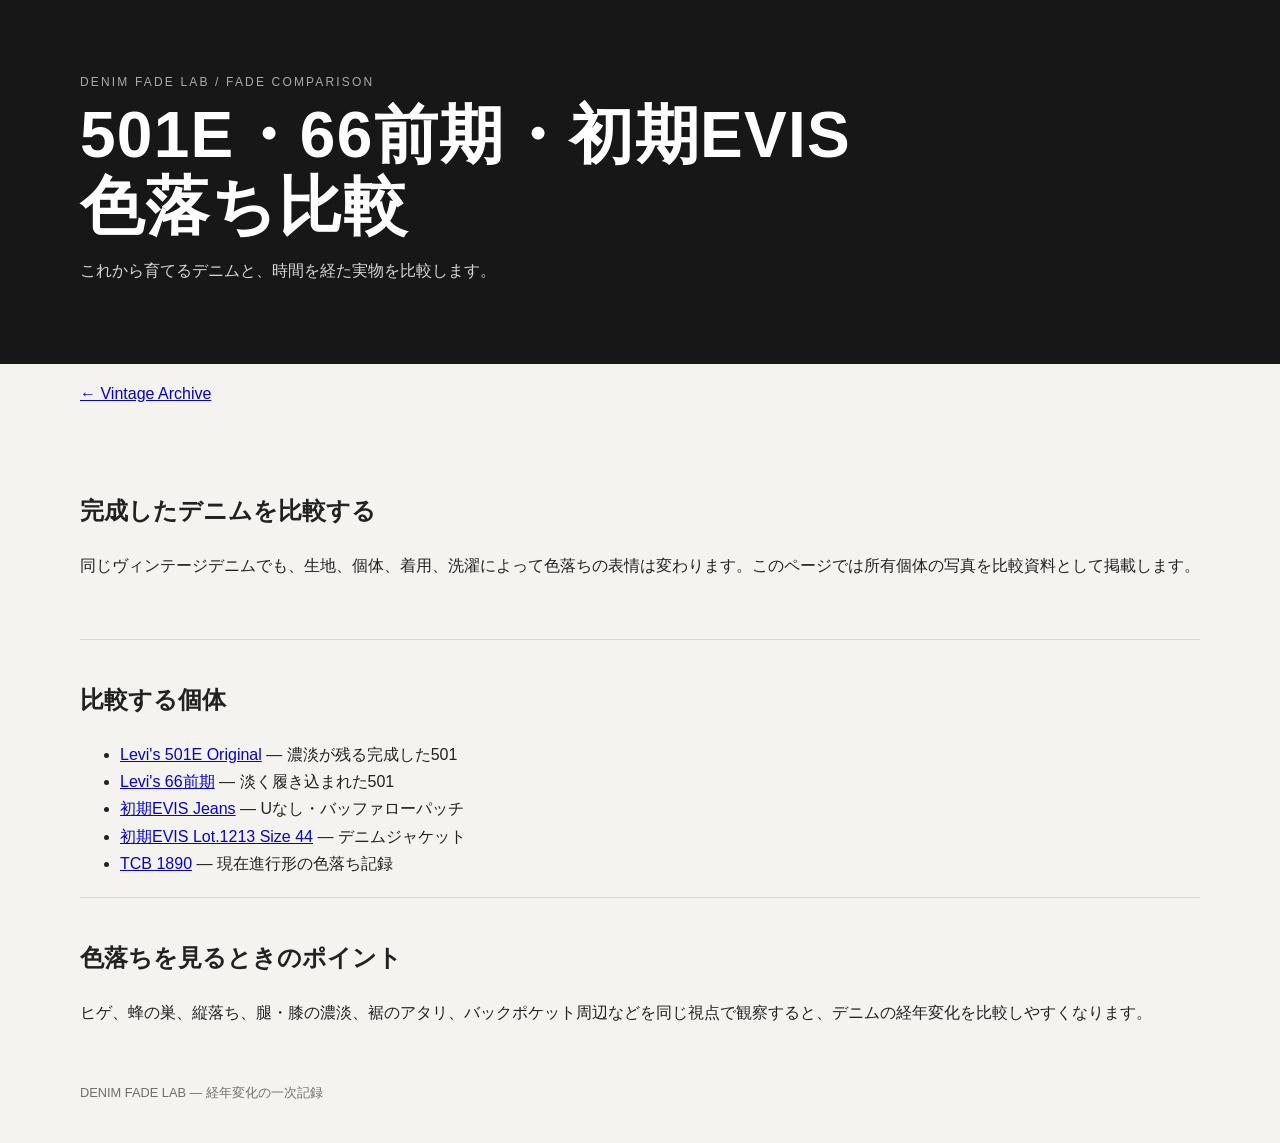
<file: vintage-compare.html>
<!doctype html><html lang="ja"><head><meta charset="utf-8"><meta name="viewport" content="width=device-width, initial-scale=1"><title>501E・66前期・初期EVISの色落ち比較｜DENIM FADE LAB</title><meta name="description" content="Levi's 501E、66前期、初期EVIS、TCB 1890を実物写真で比較。ヴィンテージデニムの色落ち、縦落ち、経年変化を見比べるDENIM FADE LABの比較資料。"><meta name="robots" content="index, follow, max-image-preview:large"><link rel="canonical" href="https://bmsa5316-pixel.github.io/denim-fade-lab/vintage-compare.html"><link rel="stylesheet" href="assets/style.css"><meta property="og:type" content="article"><meta property="og:title" content="501E・66前期・初期EVISの色落ち比較"><meta property="og:description" content="Levi's 501E、66前期、初期EVIS、TCB 1890の色落ちと経年変化を実物資料で比較します。"><script type="application/ld+json">{"@context":"https://schema.org","@type":"Article","headline":"501E・66前期・初期EVISの色落ち比較","description":"ヴィンテージデニムの色落ちを実物写真で比較するDENIM FADE LABの比較資料。","mainEntityOfPage":"https://bmsa5316-pixel.github.io/denim-fade-lab/vintage-compare.html"}</script></head><body><header class="hero"><div class="wrap"><p class="eyebrow">DENIM FADE LAB / FADE COMPARISON</p><h1>501E・66前期・初期EVIS<br>色落ち比較</h1><p>これから育てるデニムと、時間を経た実物を比較します。</p></div></header><main class="wrap"><p><a href="vintage-archive.html">← Vintage Archive</a></p><section class="intro"><h2>完成したデニムを比較する</h2><p>同じヴィンテージデニムでも、生地、個体、着用、洗濯によって色落ちの表情は変わります。このページでは所有個体の写真を比較資料として掲載します。</p></section><section class="record"><h2>比較する個体</h2><ul><li><a href="vintage-501e.html">Levi's 501E Original</a> — 濃淡が残る完成した501</li><li><a href="vintage-66.html">Levi's 66前期</a> — 淡く履き込まれた501</li><li><a href="vintage-evis.html">初期EVIS Jeans</a> — Uなし・バッファローパッチ</li><li><a href="vintage-evis-1213.html">初期EVIS Lot.1213 Size 44</a> — デニムジャケット</li><li><a href="tcb1890.html">TCB 1890</a> — 現在進行形の色落ち記録</li></ul></section><section class="record"><h2>色落ちを見るときのポイント</h2><p>ヒゲ、蜂の巣、縦落ち、腿・膝の濃淡、裾のアタリ、バックポケット周辺などを同じ視点で観察すると、デニムの経年変化を比較しやすくなります。</p></section></main><footer><div class="wrap">DENIM FADE LAB — 経年変化の一次記録</div></footer><script src="assets/lightbox.js"></script></body></html>
</file>
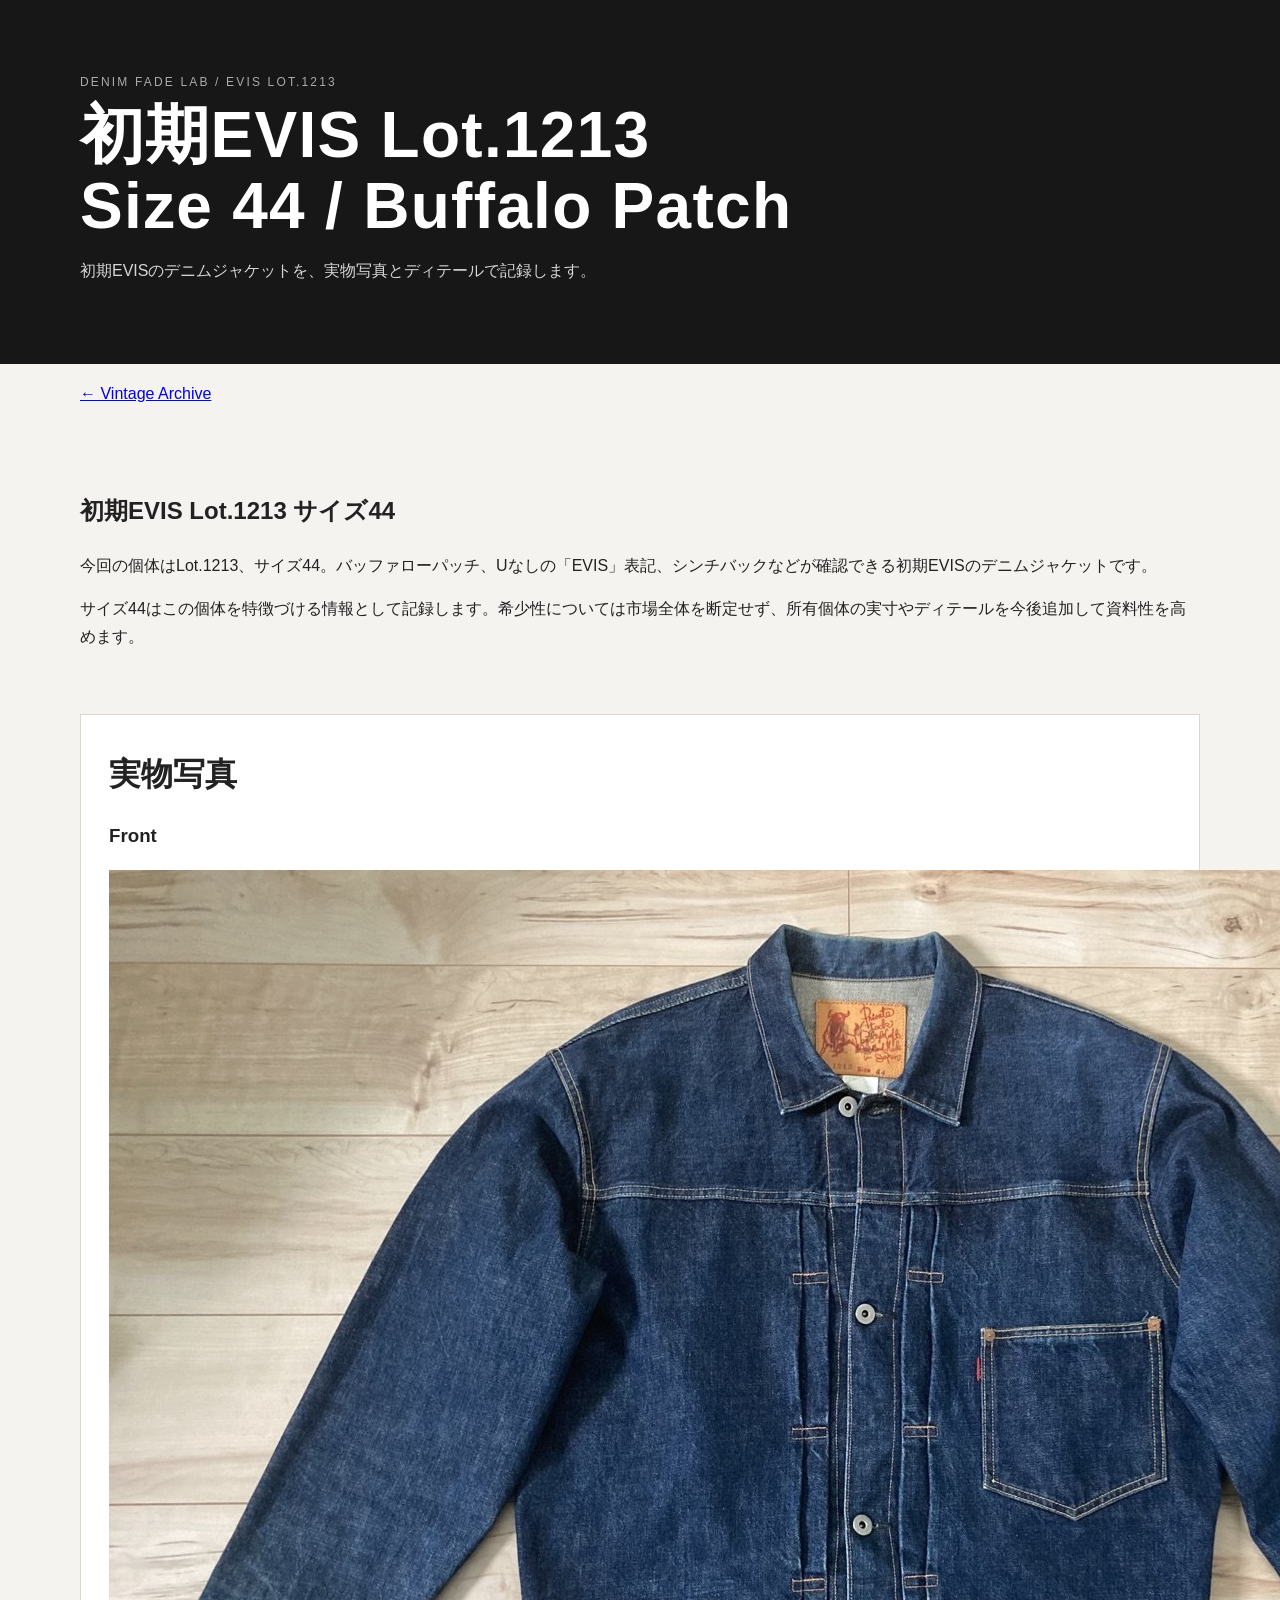
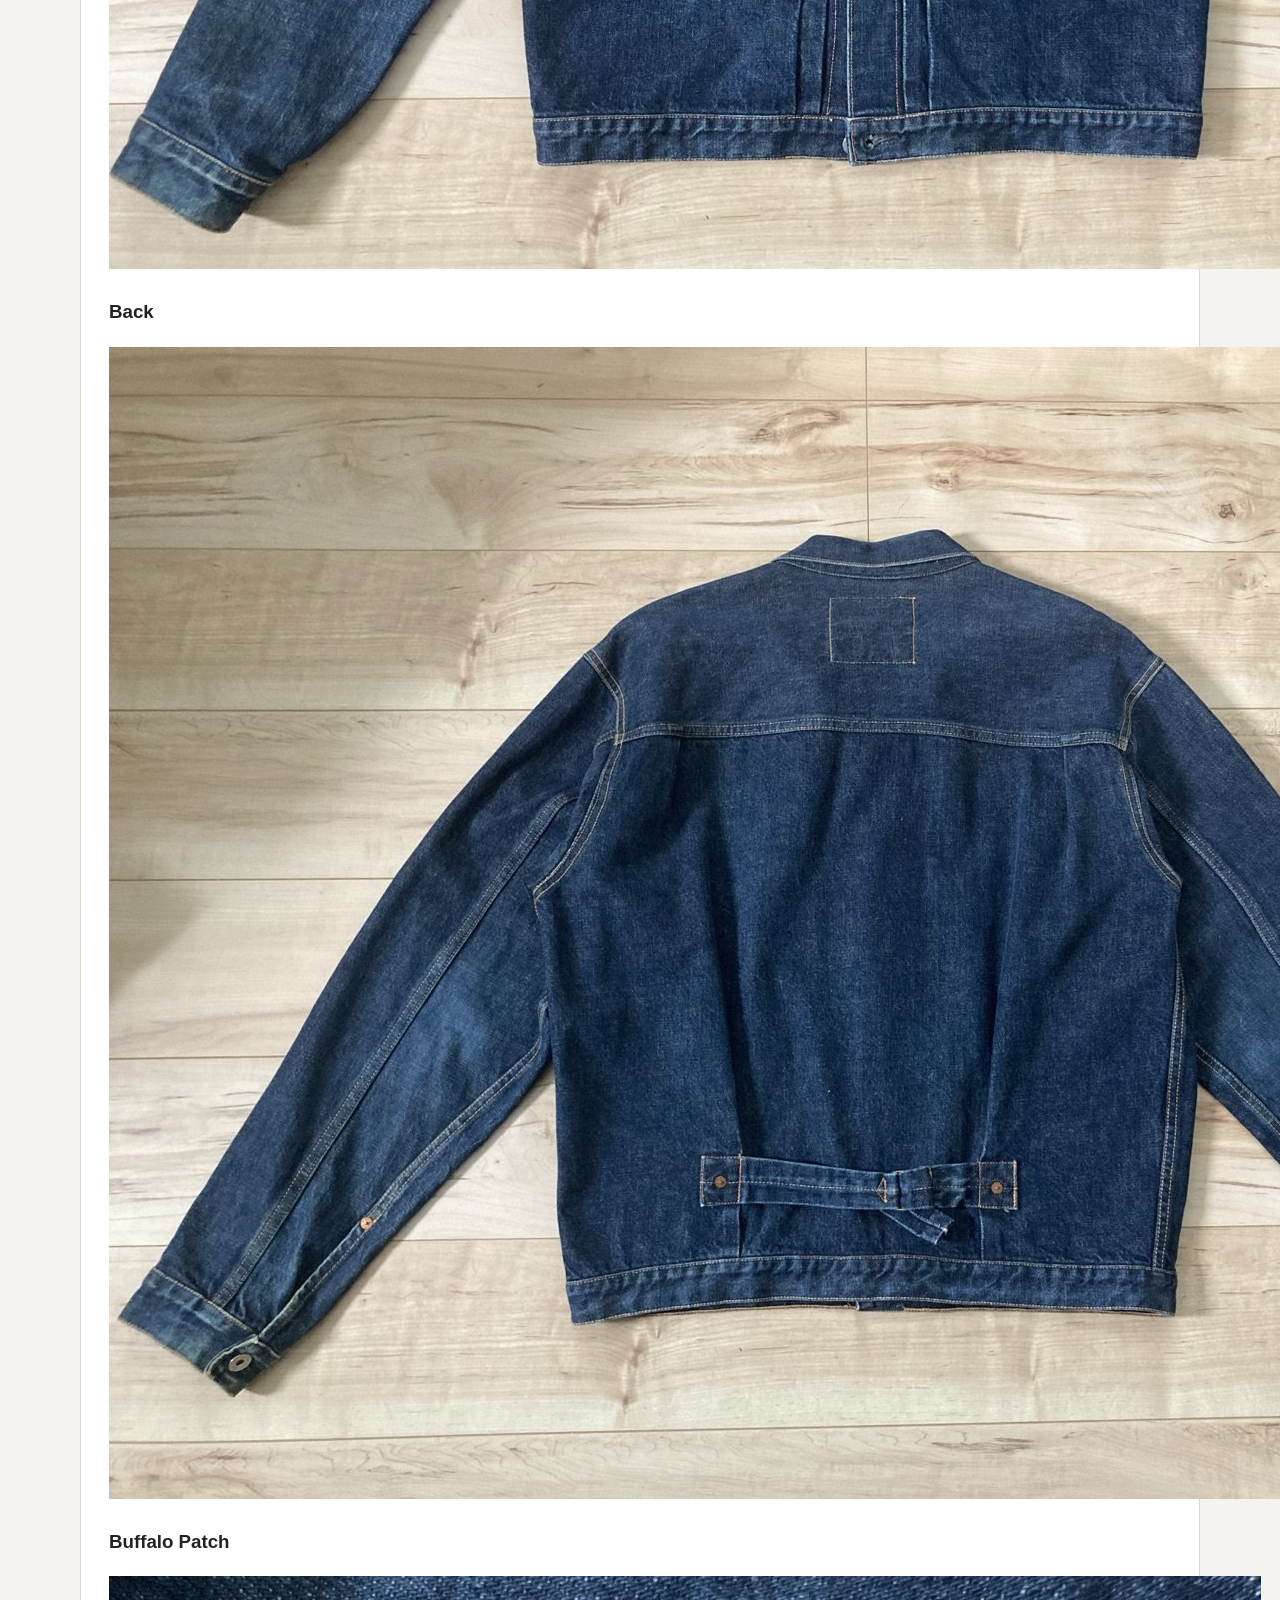
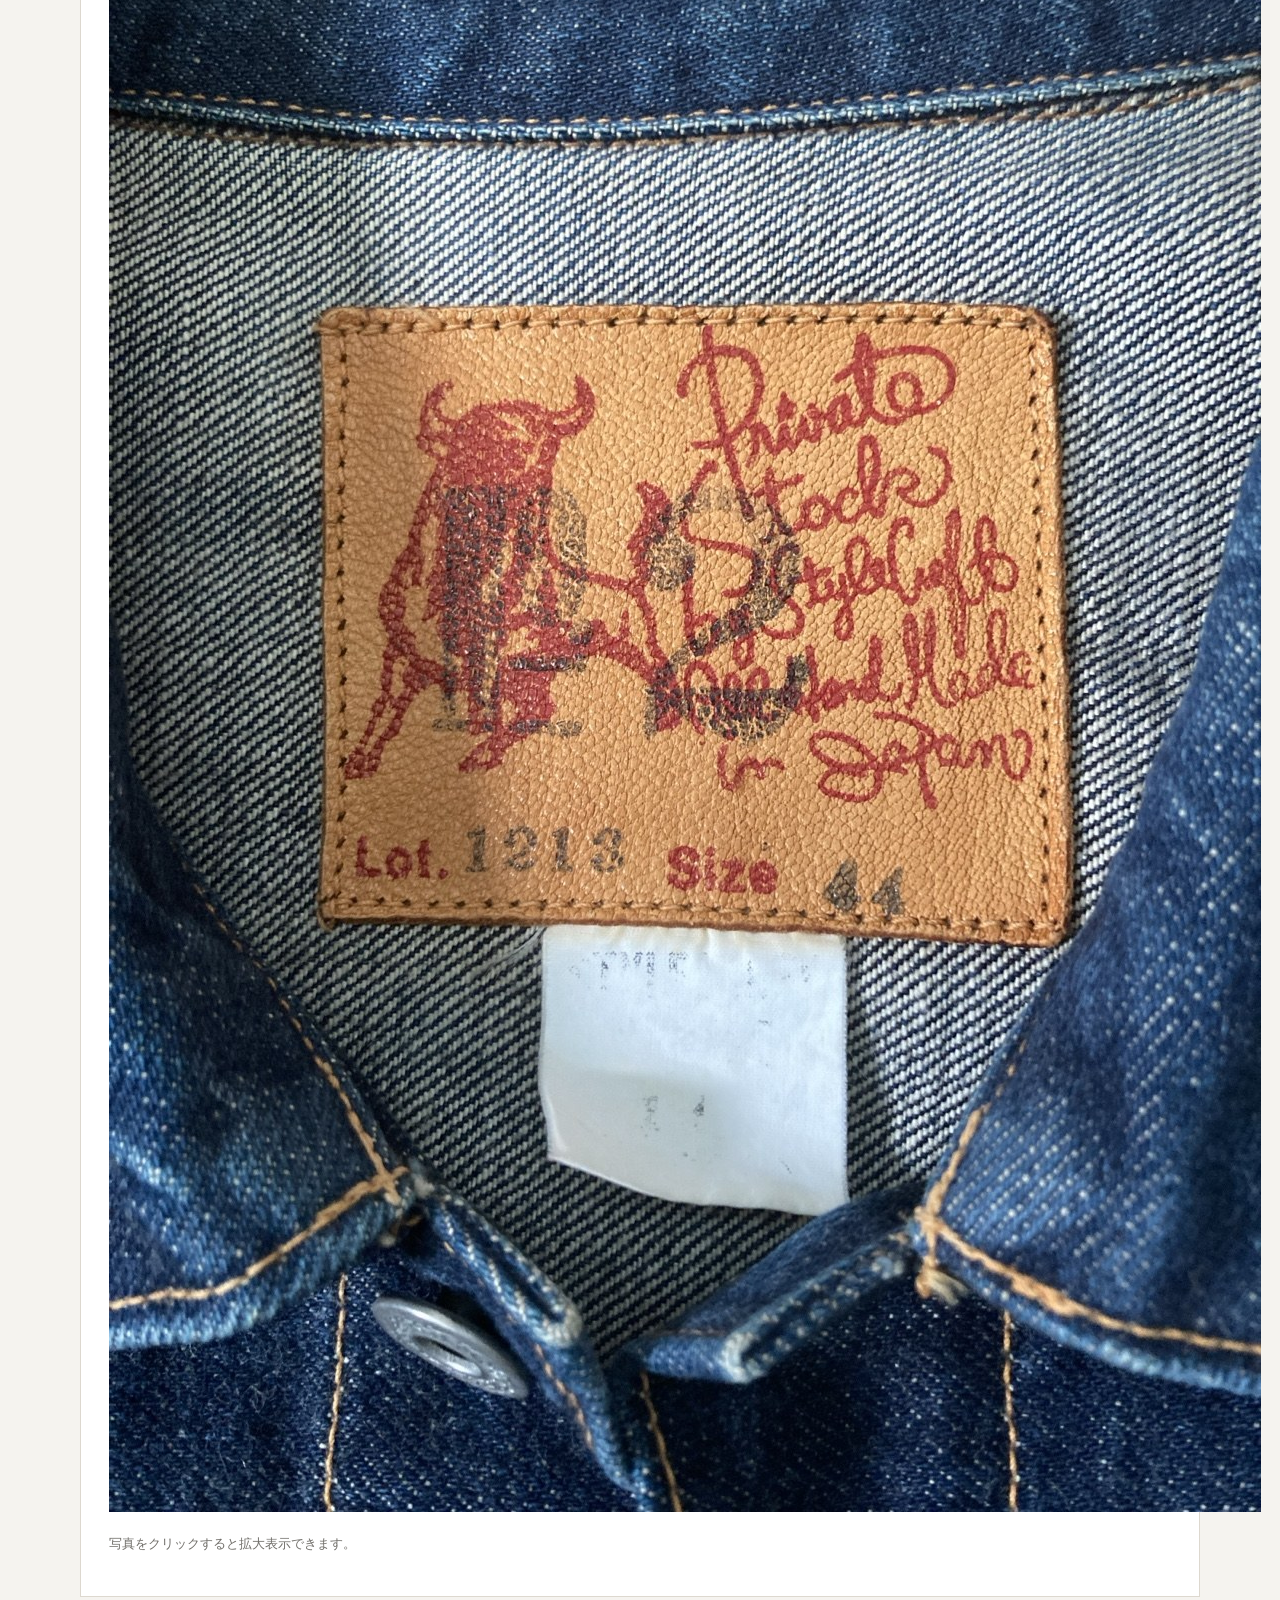
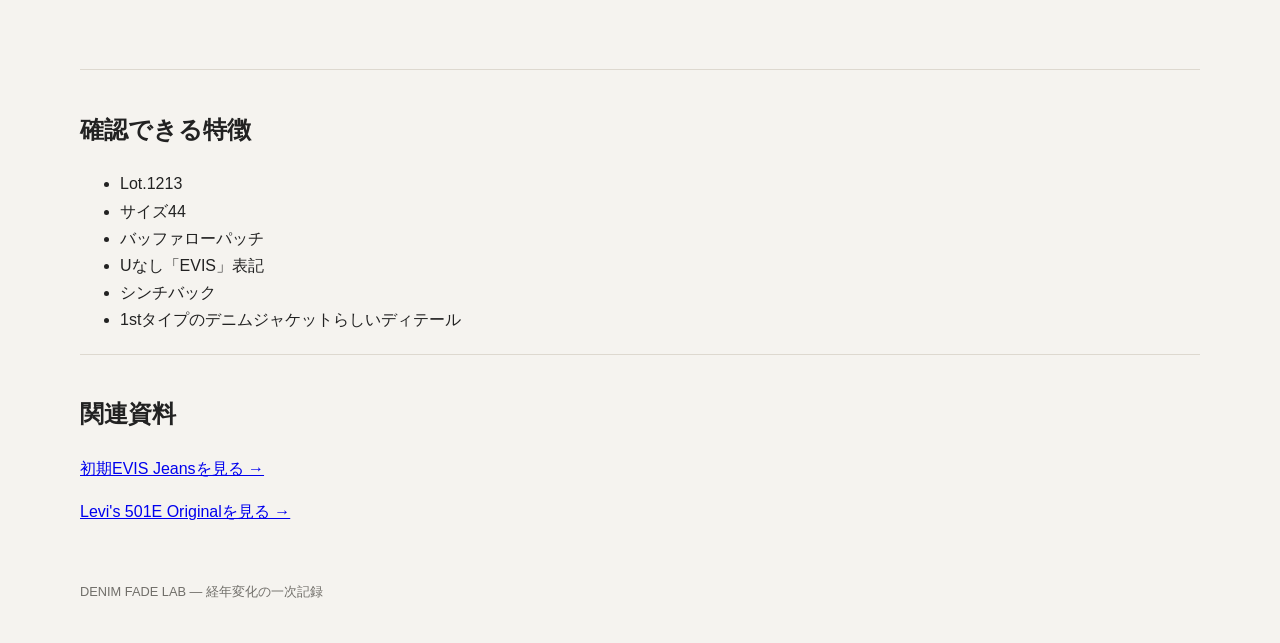
<file: vintage-evis-1213.html>
<!doctype html><html lang="ja"><head><meta charset="utf-8"><meta name="viewport" content="width=device-width, initial-scale=1"><title>初期EVIS Lot.1213 サイズ44｜バッファローパッチ・Uなし｜DENIM FADE LAB</title><meta name="description" content="初期EVIS Lot.1213のデニムジャケットを実物写真で記録。サイズ44、バッファローパッチ、UなしEVIS表記、シンチバックなどの特徴を紹介します。"><meta name="robots" content="index, follow, max-image-preview:large"><link rel="canonical" href="https://bmsa5316-pixel.github.io/denim-fade-lab/vintage-evis-1213.html"><link rel="stylesheet" href="assets/style.css"><meta property="og:type" content="article"><meta property="og:title" content="初期EVIS Lot.1213 サイズ44｜バッファローパッチ・Uなし"><meta property="og:description" content="初期EVIS Lot.1213、サイズ44のデニムジャケットを実物写真で記録。"><meta property="og:image" content="https://bmsa5316-pixel.github.io/denim-fade-lab/assets/images/vintage/evis_1213_front.jpg"><script type="application/ld+json">{"@context":"https://schema.org","@type":"Article","headline":"初期EVIS Lot.1213 サイズ44｜バッファローパッチ・Uなし","description":"初期EVIS Lot.1213の実物写真とディテールを記録するDENIM FADE LABのアーカイブ記事。","mainEntityOfPage":"https://bmsa5316-pixel.github.io/denim-fade-lab/vintage-evis-1213.html","image":["https://bmsa5316-pixel.github.io/denim-fade-lab/assets/images/vintage/evis_1213_front.jpg","https://bmsa5316-pixel.github.io/denim-fade-lab/assets/images/vintage/evis_1213_back.jpg","https://bmsa5316-pixel.github.io/denim-fade-lab/assets/images/vintage/evis_1213_patch.jpg"]}</script></head><body><header class="hero"><div class="wrap"><p class="eyebrow">DENIM FADE LAB / EVIS LOT.1213</p><h1>初期EVIS Lot.1213<br>Size 44 / Buffalo Patch</h1><p>初期EVISのデニムジャケットを、実物写真とディテールで記録します。</p></div></header><main class="wrap"><p><a href="vintage-archive.html">← Vintage Archive</a></p><section class="intro"><h2>初期EVIS Lot.1213 サイズ44</h2><p>今回の個体はLot.1213、サイズ44。バッファローパッチ、Uなしの「EVIS」表記、シンチバックなどが確認できる初期EVISのデニムジャケットです。</p><p>サイズ44はこの個体を特徴づける情報として記録します。希少性については市場全体を断定せず、所有個体の実寸やディテールを今後追加して資料性を高めます。</p></section><section class="project"><h2>実物写真</h2><div class="detail-grid"><article class="detail-card"><h3>Front</h3><img src="assets/images/vintage/evis_1213_front.jpg" alt="初期EVIS Lot.1213 サイズ44 デニムジャケット 前面"></article><article class="detail-card"><h3>Back</h3><img src="assets/images/vintage/evis_1213_back.jpg" alt="初期EVIS Lot.1213 サイズ44 デニムジャケット 背面 シンチバック"></article><article class="detail-card"><h3>Buffalo Patch</h3><img src="assets/images/vintage/evis_1213_patch.jpg" alt="初期EVIS Lot.1213 バッファローパッチ Uなし EVIS サイズ44"></article></div><p class="small">写真をクリックすると拡大表示できます。</p></section><section class="record"><h2>確認できる特徴</h2><ul><li>Lot.1213</li><li>サイズ44</li><li>バッファローパッチ</li><li>Uなし「EVIS」表記</li><li>シンチバック</li><li>1stタイプのデニムジャケットらしいディテール</li></ul></section><section class="record"><h2>関連資料</h2><p><a href="vintage-evis.html">初期EVIS Jeansを見る →</a></p><p><a href="vintage-501e.html">Levi's 501E Originalを見る →</a></p></section></main><footer><div class="wrap">DENIM FADE LAB — 経年変化の一次記録</div></footer><script src="assets/lightbox.js"></script></body></html>
</file>
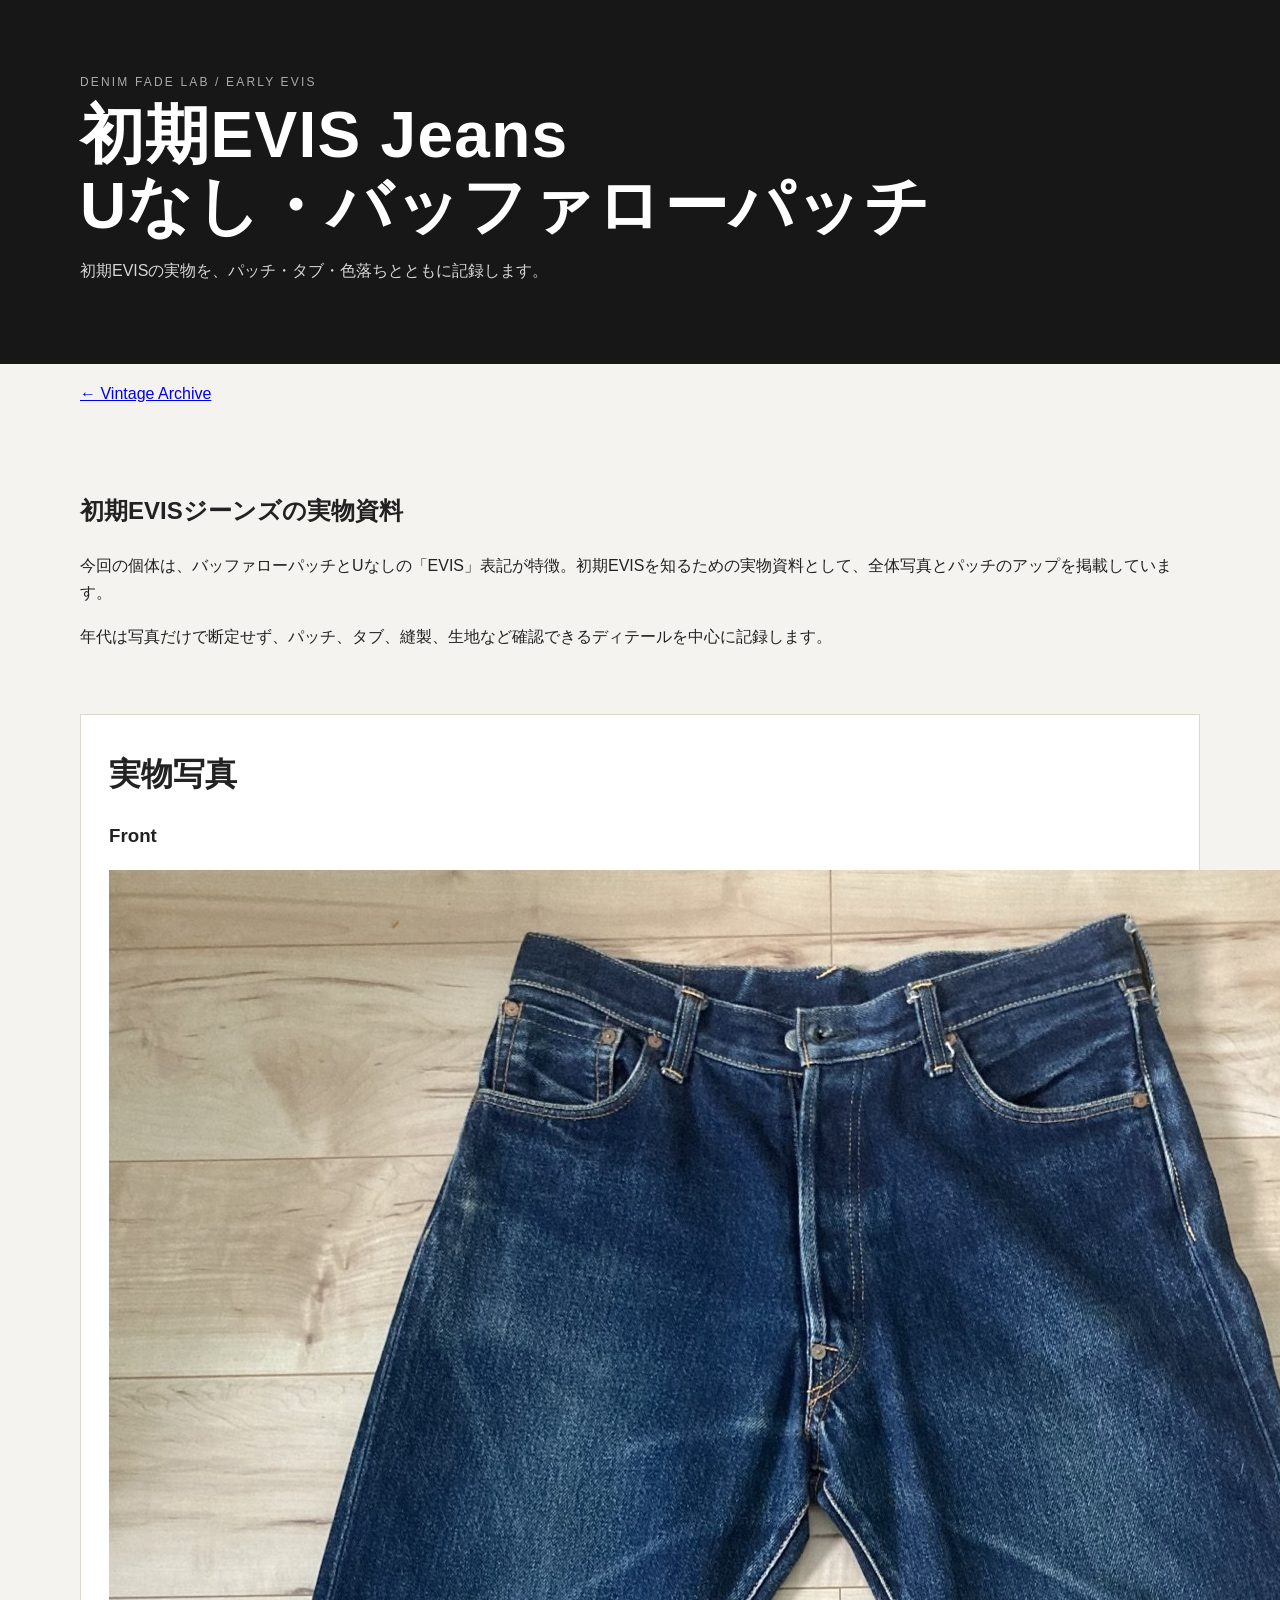
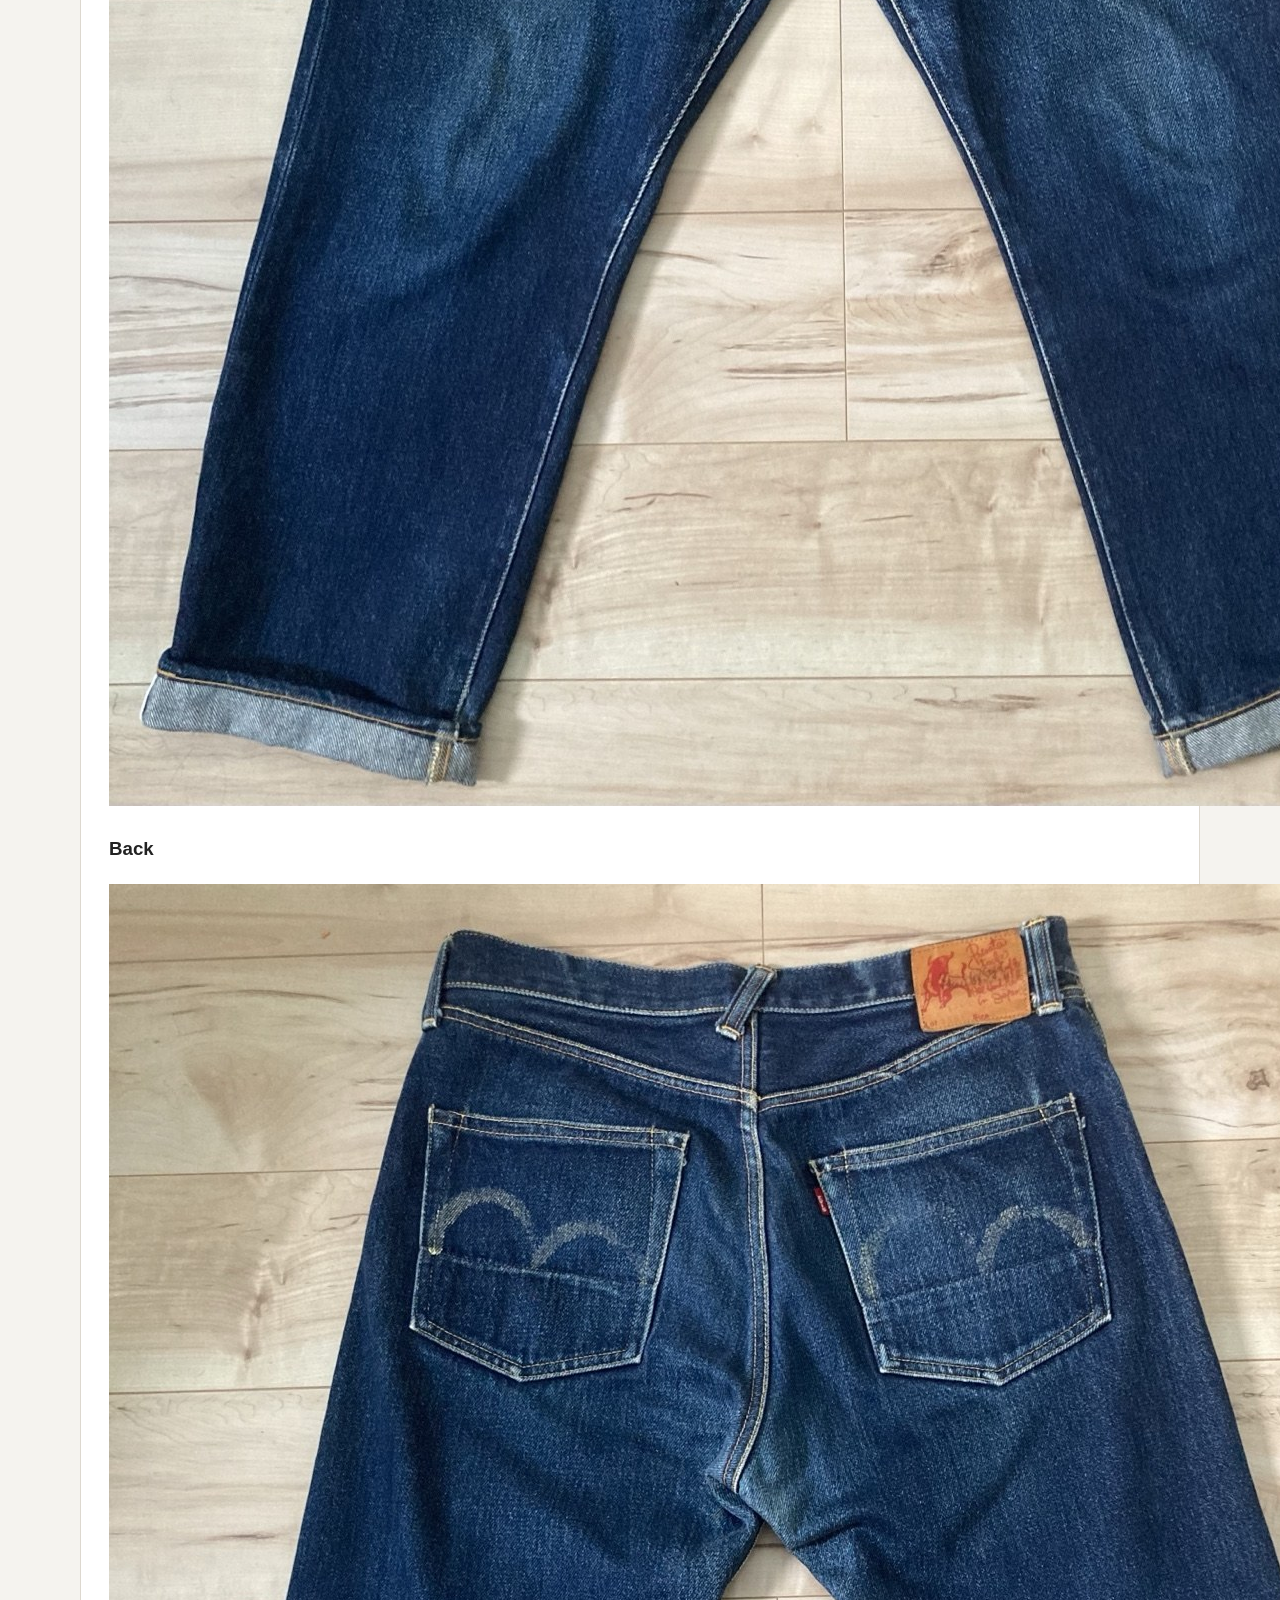
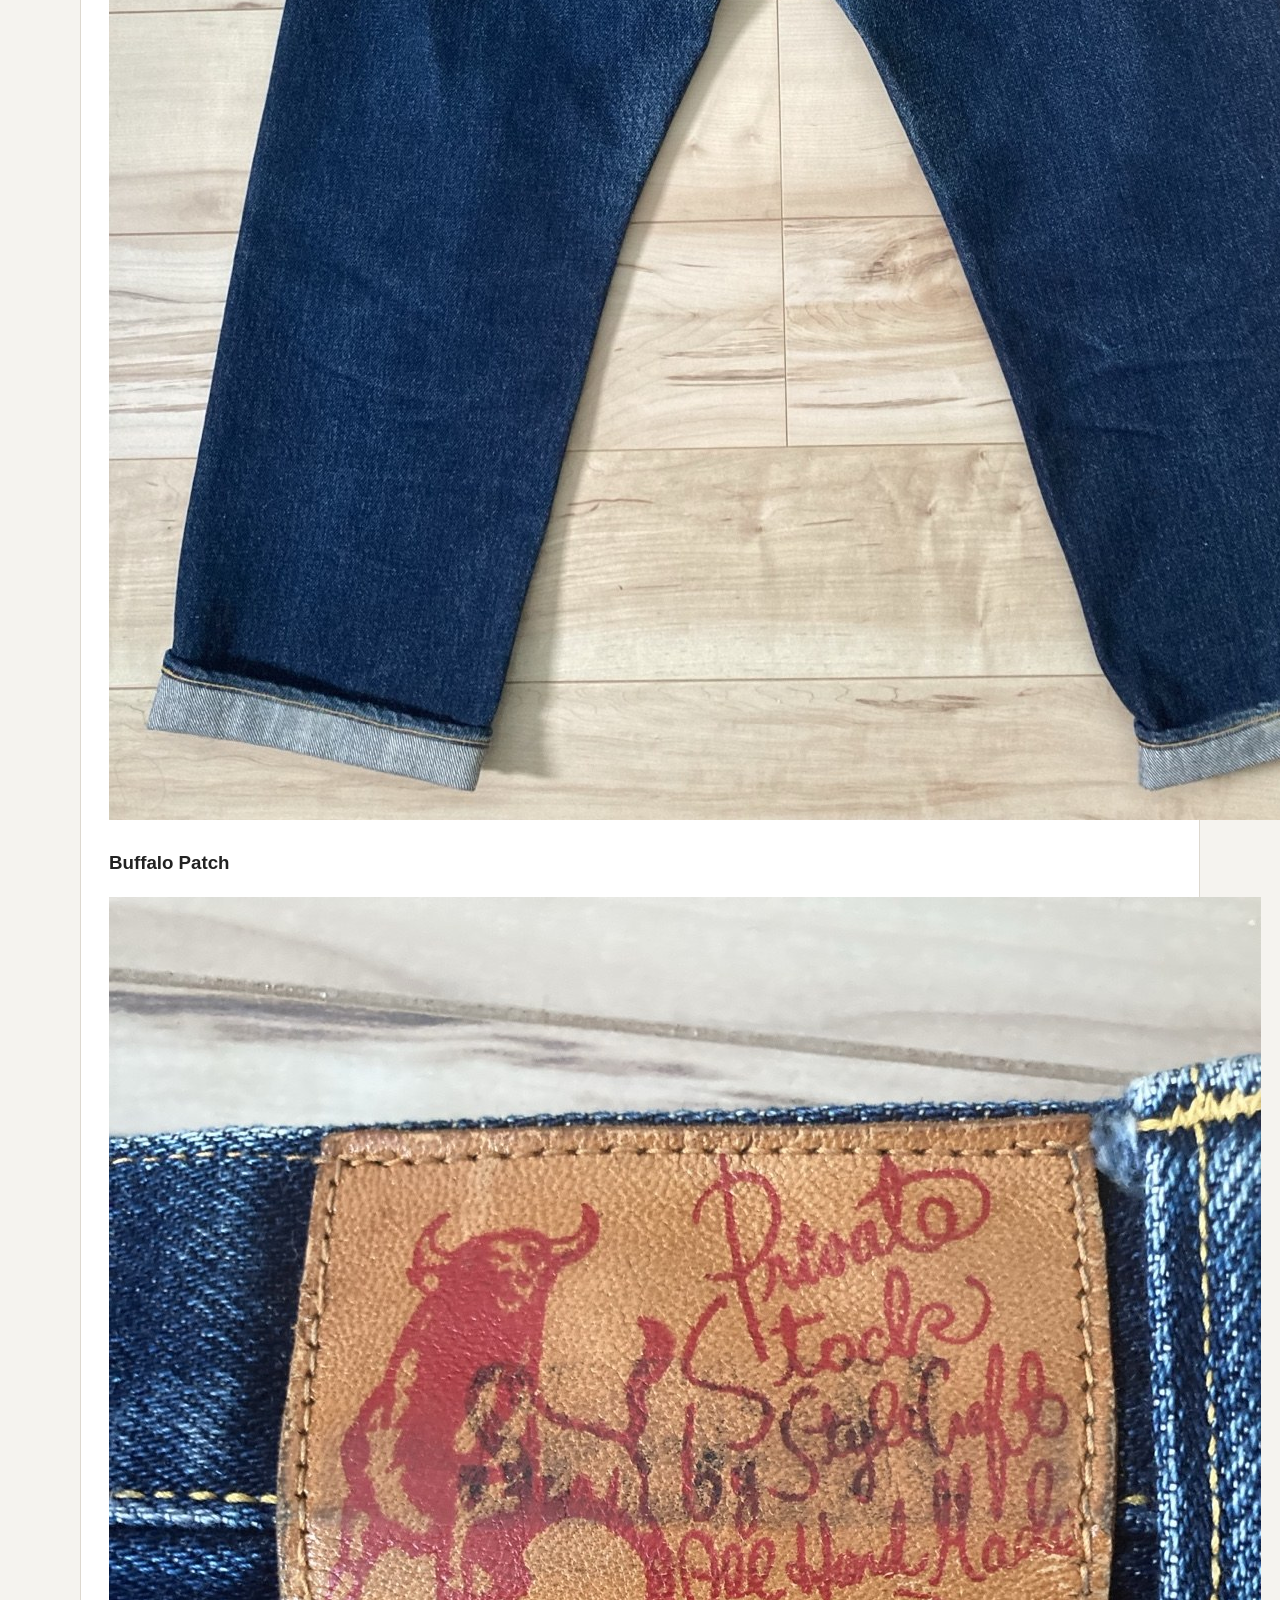
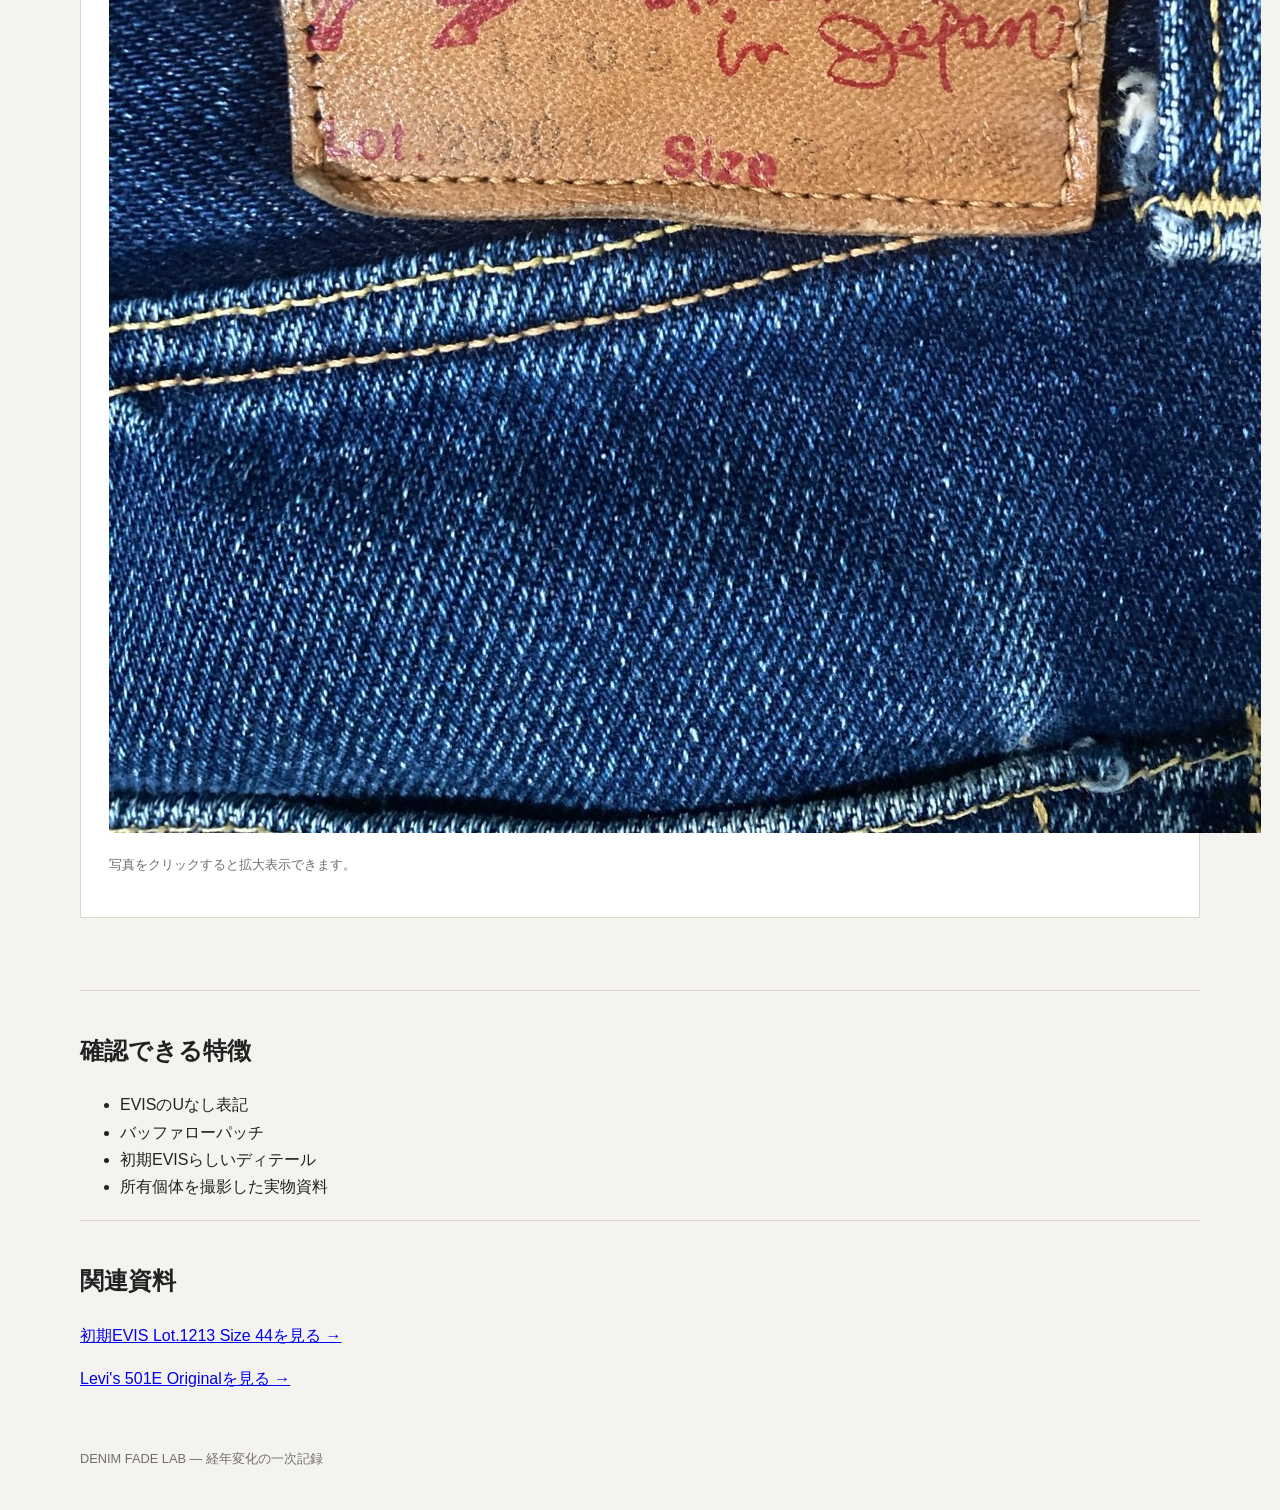
<file: vintage-evis.html>
<!doctype html><html lang="ja"><head><meta charset="utf-8"><meta name="viewport" content="width=device-width, initial-scale=1"><title>初期EVISジーンズ｜Uなし・バッファローパッチ｜DENIM FADE LAB</title><meta name="description" content="初期EVISジーンズの実物写真を記録。UなしのEVIS表記、バッファローパッチなどのディテールを観察し、Levi'sヴィンテージ501と比較できる実物資料として紹介します。"><meta name="robots" content="index, follow, max-image-preview:large"><link rel="canonical" href="https://bmsa5316-pixel.github.io/denim-fade-lab/vintage-evis.html"><link rel="stylesheet" href="assets/style.css"><meta property="og:type" content="article"><meta property="og:title" content="初期EVISジーンズ｜Uなし・バッファローパッチ"><meta property="og:description" content="初期EVISの実物写真とディテールを記録。UなしEVIS表記とバッファローパッチを観察します。"><meta property="og:image" content="https://bmsa5316-pixel.github.io/denim-fade-lab/assets/images/vintage/evis_jeans_front.jpg"><script type="application/ld+json">{"@context":"https://schema.org","@type":"Article","headline":"初期EVISジーンズ｜Uなし・バッファローパッチ","description":"初期EVISジーンズの実物写真とディテールを記録するDENIM FADE LABのアーカイブ記事。","mainEntityOfPage":"https://bmsa5316-pixel.github.io/denim-fade-lab/vintage-evis.html","image":["https://bmsa5316-pixel.github.io/denim-fade-lab/assets/images/vintage/evis_jeans_front.jpg","https://bmsa5316-pixel.github.io/denim-fade-lab/assets/images/vintage/evis_jeans_back.jpg","https://bmsa5316-pixel.github.io/denim-fade-lab/assets/images/vintage/evis_jeans_patch.jpg"]}</script></head><body><header class="hero"><div class="wrap"><p class="eyebrow">DENIM FADE LAB / EARLY EVIS</p><h1>初期EVIS Jeans<br>Uなし・バッファローパッチ</h1><p>初期EVISの実物を、パッチ・タブ・色落ちとともに記録します。</p></div></header><main class="wrap"><p><a href="vintage-archive.html">← Vintage Archive</a></p><section class="intro"><h2>初期EVISジーンズの実物資料</h2><p>今回の個体は、バッファローパッチとUなしの「EVIS」表記が特徴。初期EVISを知るための実物資料として、全体写真とパッチのアップを掲載しています。</p><p>年代は写真だけで断定せず、パッチ、タブ、縫製、生地など確認できるディテールを中心に記録します。</p></section><section class="project"><h2>実物写真</h2><div class="detail-grid"><article class="detail-card"><h3>Front</h3><img src="assets/images/vintage/evis_jeans_front.jpg" alt="初期EVIS ジーンズ Uなし バッファローパッチ 前面"></article><article class="detail-card"><h3>Back</h3><img src="assets/images/vintage/evis_jeans_back.jpg" alt="初期EVIS ジーンズ Uなし バッファローパッチ 背面"></article><article class="detail-card"><h3>Buffalo Patch</h3><img src="assets/images/vintage/evis_jeans_patch.jpg" alt="初期EVIS ジーンズ バッファローパッチ Uなし EVIS 表記"></article></div><p class="small">写真をクリックすると拡大表示できます。</p></section><section class="record"><h2>確認できる特徴</h2><ul><li>EVISのUなし表記</li><li>バッファローパッチ</li><li>初期EVISらしいディテール</li><li>所有個体を撮影した実物資料</li></ul></section><section class="record"><h2>関連資料</h2><p><a href="vintage-evis-1213.html">初期EVIS Lot.1213 Size 44を見る →</a></p><p><a href="vintage-501e.html">Levi's 501E Originalを見る →</a></p></section></main><footer><div class="wrap">DENIM FADE LAB — 経年変化の一次記録</div></footer><script src="assets/lightbox.js"></script></body></html>
</file>
<file: assets/style.css>
* { box-sizing: border-box; }
:root { --bg:#f5f3ef; --paper:#fff; --text:#222; --muted:#716f6a; --line:#ddd8cf; }
body { margin:0; background:var(--bg); color:var(--text); font-family:-apple-system,BlinkMacSystemFont,"Hiragino Kaku Gothic ProN","Yu Gothic",sans-serif; line-height:1.7; }
.wrap { width:min(1120px, calc(100% - 32px)); margin:auto; }
.hero { padding:72px 0 64px; background:#171717; color:#fff; }
.hero h1 { margin:8px 0 14px; font-size:clamp(2rem,5vw,4.2rem); letter-spacing:.02em; line-height:1.1; }
.hero p { max-width:760px; color:#d6d6d6; }
.eyebrow { margin:0; font-size:.75rem; letter-spacing:.18em; text-transform:uppercase; color:var(--muted); }
.hero .eyebrow { color:#aaa; }
.intro { padding:48px 0 24px; }
.project { margin:24px 0 72px; background:var(--paper); padding:28px; border:1px solid var(--line); }
.project-head { display:grid; grid-template-columns:2fr 1fr; gap:32px; }
.project h2 { font-size:2rem; margin:4px 0 12px; }
.stats { display:grid; grid-template-columns:1fr 1fr; gap:1px; background:var(--line); align-self:start; }
.stats div { background:var(--paper); padding:12px; }
.stats b,.stats span { display:block; }
.stats b { font-size:.72rem; color:var(--muted); }
.stats span { font-size:.9rem; }
.timeline { display:flex; gap:8px; margin:28px 0; overflow:auto; padding-bottom:8px; }
.timeline-point { min-width:110px; padding:12px; border-top:3px solid var(--line); color:var(--muted); }
.timeline-point.active { border-top-color:#222; color:#222; }
.timeline-point strong,.timeline-point span,.timeline-point small { display:block; }
.timeline-point strong { font-size:.75rem; letter-spacing:.08em; }
.timeline-point span { font-size:.75rem; }
.timeline-point small { font-size:.7rem; }
.grid { display:grid; grid-template-columns:1fr 1fr; gap:20px; }
.item { border:1px solid var(--line); background:#faf9f6; }
.image-box { aspect-ratio:4/3; overflow:hidden; background:#eee; }
.image-box img { width:100%; height:100%; object-fit:contain; display:block; }
.item-body { padding:16px; }
.label { font-size:.7rem; letter-spacing:.14em; color:var(--muted); text-transform:uppercase; }
.item-body h3 { margin:4px 0; }
.small { font-size:.8rem; color:var(--muted); }
.record { margin-top:20px; padding-top:20px; border-top:1px solid var(--line); }
.record dl { display:grid; grid-template-columns:180px 1fr; margin:0; }
.record dt,.record dd { padding:8px 0; border-bottom:1px solid #eee; }
.record dt { color:var(--muted); }
.record dd { margin:0; }
.archive-link { margin:28px 0 72px; padding:28px; background:#171717; color:#fff; }
.archive-link h2 { margin:4px 0 10px; }
.archive-link .eyebrow { color:#aaa; }
.archive-link a { color:#fff; }
.archive-main { padding-bottom:40px; }
.archive-intro { padding:34px 0 20px; }
.archive-card { margin:30px 0 64px; background:var(--paper); padding:28px; border:1px solid var(--line); }
.archive-title h2 { margin:4px 0 6px; font-size:2rem; }
.archive-title p:not(.eyebrow) { color:var(--muted); }
.archive-grid { display:grid; grid-template-columns:1fr 1fr; gap:14px; margin-top:22px; }
.archive-grid-3 { grid-template-columns:repeat(3,1fr); }
.archive-grid figure { margin:0; background:#faf9f6; border:1px solid var(--line); }
.archive-grid img { width:100%; aspect-ratio:4/3; object-fit:contain; display:block; background:#eee; }
.archive-grid figcaption { padding:9px 12px; font-size:.75rem; color:var(--muted); letter-spacing:.06em; }
.archive-text { margin-top:22px; }
.archive-text ul { padding-left:20px; }
.comparison-note { margin:50px 0; padding:30px; border:1px solid var(--line); background:#faf9f6; }
.comparison-note h2 { margin:4px 0 12px; }
footer { padding:40px 0; color:var(--muted); font-size:.8rem; }
.zoomable-image { cursor:zoom-in; transition:transform .18s ease, opacity .18s ease; }
.zoomable-image:hover { opacity:.9; }
.zoomable-image:focus-visible { outline:3px solid #222; outline-offset:3px; }
body.lightbox-open { overflow:hidden; }
.lightbox { position:fixed; inset:0; z-index:9999; display:none; align-items:center; justify-content:center; padding:28px; background:rgba(0,0,0,.88); }
.lightbox.is-open { display:flex; }
.lightbox-content { margin:0; max-width:min(94vw,1400px); max-height:92vh; display:flex; flex-direction:column; align-items:center; }
.lightbox-image { max-width:94vw; max-height:84vh; width:auto; height:auto; object-fit:contain; display:block; box-shadow:0 12px 40px rgba(0,0,0,.45); }
.lightbox-caption { margin-top:10px; max-width:90vw; color:#fff; font-size:.8rem; text-align:center; }
.lightbox-close,.lightbox-prev,.lightbox-next { position:absolute; border:0; background:rgba(255,255,255,.12); color:#fff; width:46px; height:46px; border-radius:50%; cursor:pointer; font-size:32px; line-height:1; display:grid; place-items:center; }
.lightbox-close { top:18px; right:18px; font-size:30px; }
.lightbox-prev { left:18px; top:50%; transform:translateY(-50%); }
.lightbox-next { right:18px; top:50%; transform:translateY(-50%); }
.lightbox-close:hover,.lightbox-prev:hover,.lightbox-next:hover { background:rgba(255,255,255,.24); }
@media (max-width:760px) {
  .hero { padding:52px 0 44px; }
  .project,.archive-card { padding:18px; }
  .project-head,.grid,.archive-grid,.archive-grid-3 { grid-template-columns:1fr; }
  .record dl { grid-template-columns:120px 1fr; }
  .lightbox { padding:12px; }
  .lightbox-image { max-width:96vw; max-height:78vh; }
  .lightbox-prev { left:8px; }
  .lightbox-next { right:8px; }
  .lightbox-close { top:8px; right:8px; }
}

/* =========================================
   YouTube Shorts
========================================= */

.youtube-section {
  text-align: center;
}

.youtube-section > p {
  max-width: 700px;
  margin-left: auto;
  margin-right: auto;
}

.youtube-short {
  width: 100%;
  max-width: 380px;
  aspect-ratio: 9 / 16;
  margin: 30px auto;
}

.youtube-short iframe {
  width: 100%;
  height: 100%;
  border: 0;
  display: block;
}

.youtube-link {
  margin-top: 20px;
}

.youtube-link a {
  display: inline-block;
}
</file>
